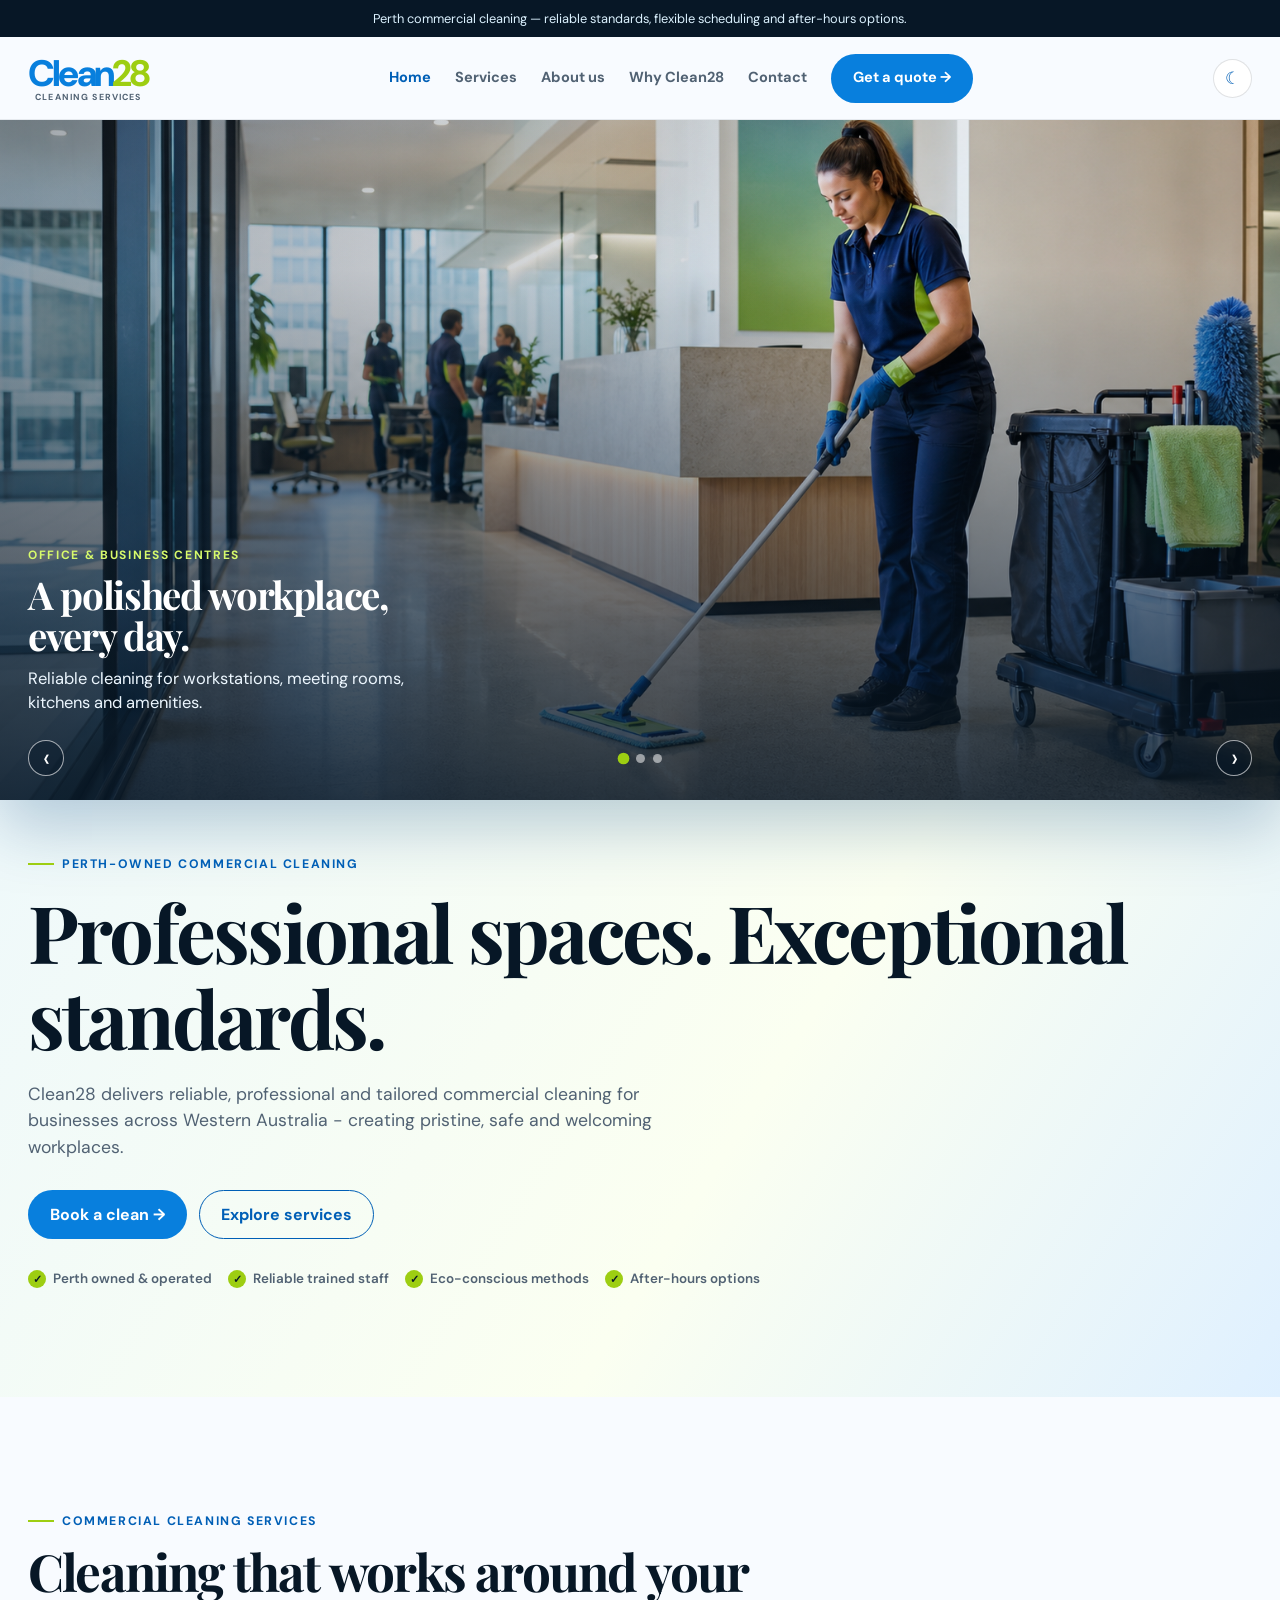
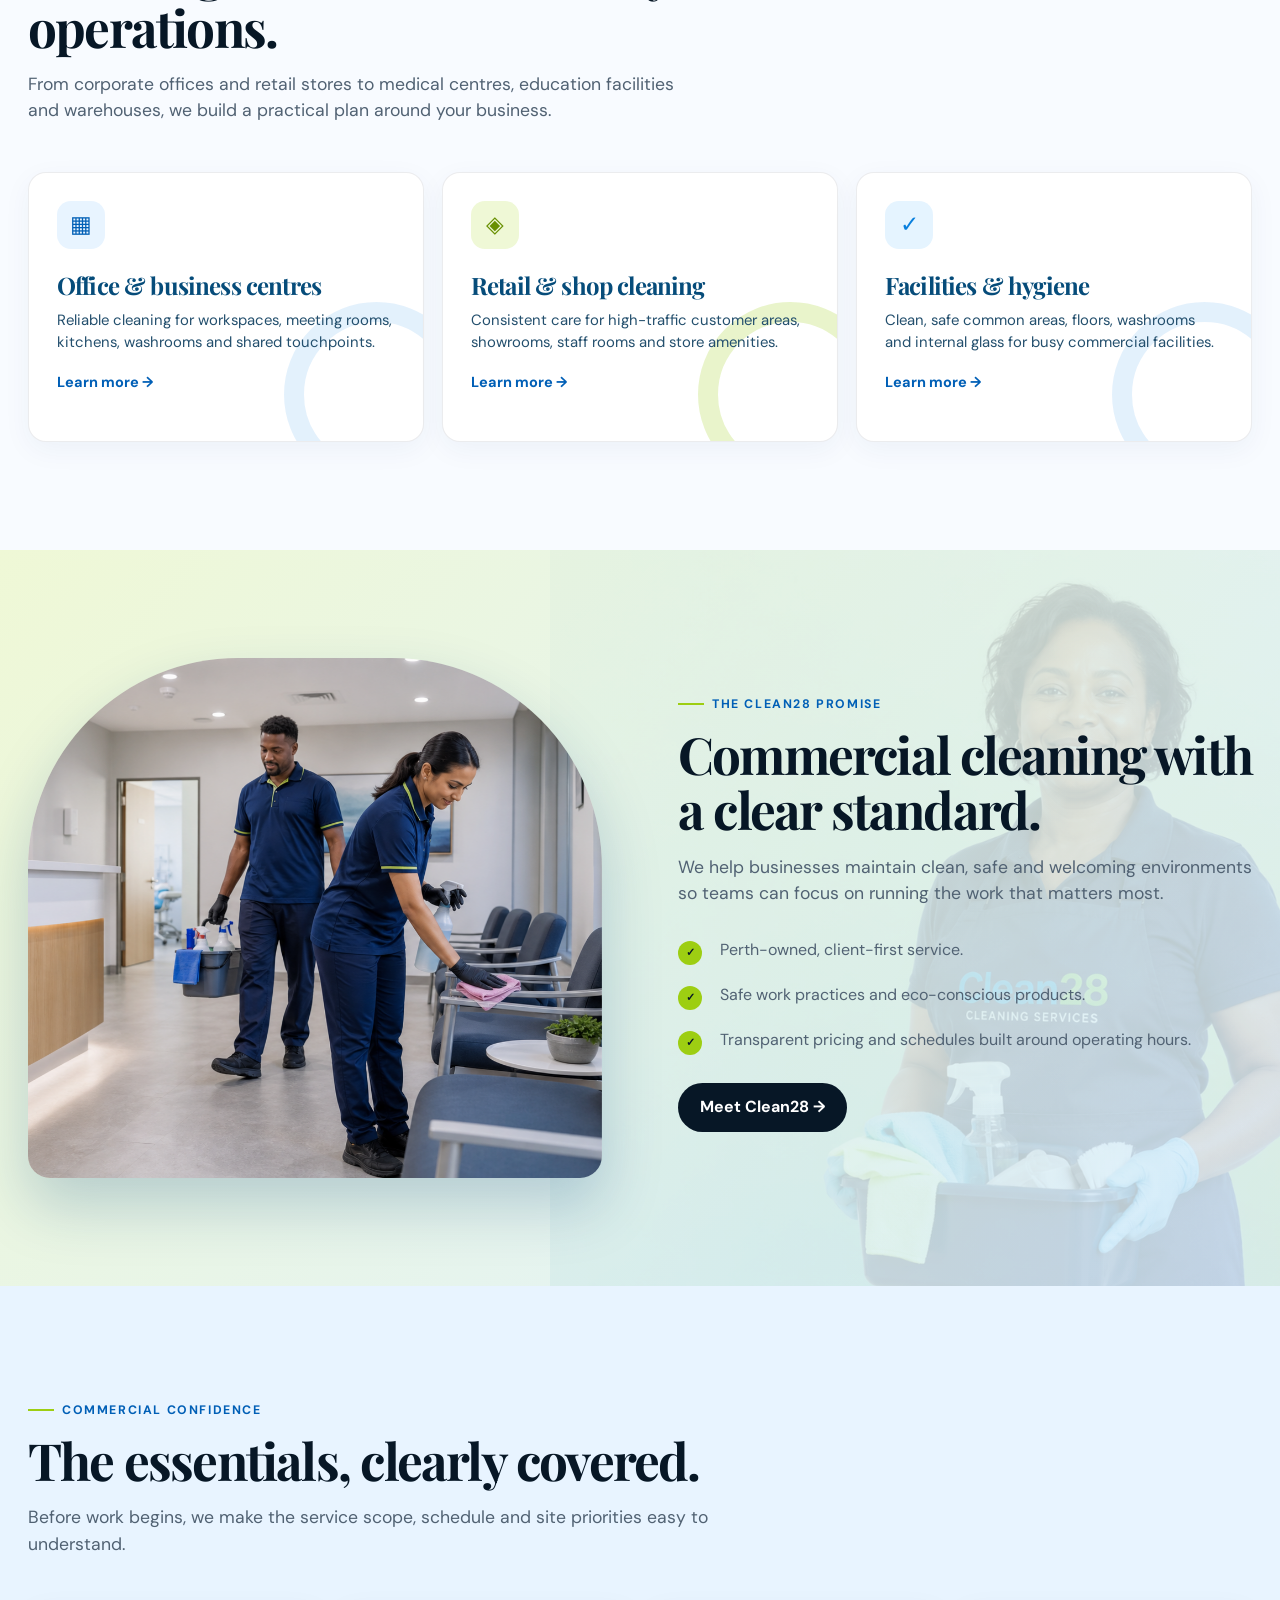
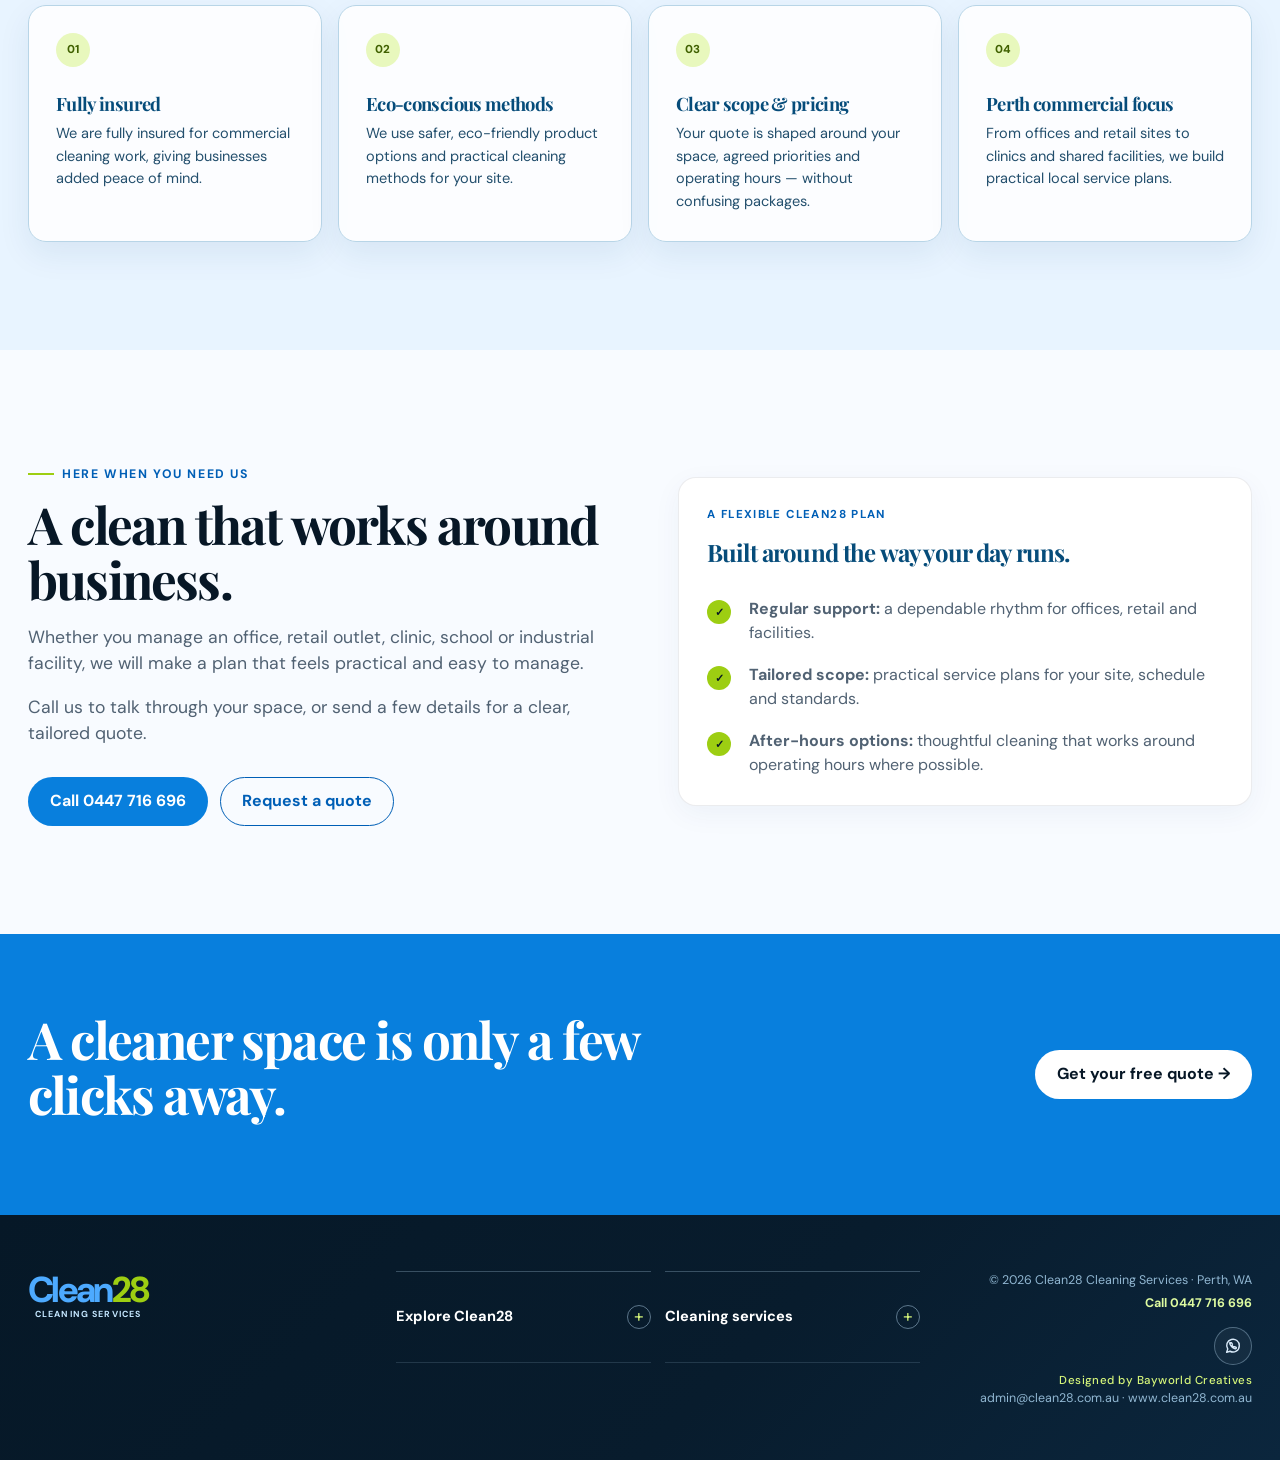
<file: index.html>
<!DOCTYPE html>
<html lang="en-AU">
<head>
  <meta charset="UTF-8" />
  <meta name="viewport" content="width=device-width, initial-scale=1.0" />
  <meta name="description" content="Clean28 provides reliable commercial cleaning across Perth, WA—offices, retail stores and facilities. Flexible scheduling, eco-friendly products and after-hours options." />
  <meta name="robots" content="index, follow, max-image-preview:large" />
  <meta name="theme-color" content="#071726" />
  <title>Commercial Cleaning Perth | Clean28 Cleaning Services</title>
  <link rel="canonical" href="https://clean28.com.au/" />
  <meta property="og:type" content="website" />
  <meta property="og:locale" content="en_AU" />
  <meta property="og:site_name" content="Clean28 Cleaning Services" />
  <meta property="og:title" content="Commercial Cleaning Perth | Clean28 Cleaning Services" />
  <meta property="og:description" content="Reliable commercial cleaning for Perth offices, retail stores and facilities." />
  <meta property="og:url" content="https://clean28.com.au/" />
  <meta property="og:image" content="https://clean28.com.au/og-clean28.png" />
  <meta property="og:image:alt" content="Clean28 commercial cleaning in Perth, Western Australia" />
  <meta name="twitter:card" content="summary_large_image" />
  <meta name="twitter:title" content="Commercial Cleaning Perth | Clean28" />
  <meta name="twitter:description" content="Reliable commercial cleaning for Perth offices, retail stores and facilities." />
  <meta name="twitter:image" content="https://clean28.com.au/og-clean28.png" />
  <link rel="icon" href="/favicon.ico" sizes="any" />
  <link rel="icon" type="image/png" sizes="48x48" href="/favicon-48.png" />
  <link rel="icon" type="image/png" sizes="192x192" href="/favicon-192.png" />
  <link rel="apple-touch-icon" sizes="180x180" href="/apple-touch-icon.png" />
  <link rel="manifest" href="/site.webmanifest" />
  <link rel="preconnect" href="https://fonts.googleapis.com" />
  <link rel="preconnect" href="https://fonts.gstatic.com" crossorigin />
  <link href="https://fonts.googleapis.com/css2?family=DM+Sans:wght@400;500;600;700&family=Playfair+Display:wght@600;700&display=swap" rel="stylesheet" />
  <link rel="stylesheet" href="styles.css" />
  <script type="application/ld+json">
  {
    "@context": "https://schema.org",
    "@graph": [
      {
        "@type": "ProfessionalService",
        "@id": "https://clean28.com.au/#business",
        "name": "Clean28 Cleaning Services",
        "description": "Perth-owned commercial cleaning for offices, retail stores and facilities.",
        "url": "https://clean28.com.au/",
        "image": "https://clean28.com.au/og-clean28.png",
        "logo": "https://clean28.com.au/clean28-logo.jpeg",
        "telephone": "+61 447 716 696",
        "email": "admin@clean28.com.au",
        "priceRange": "$$",
        "areaServed": [
          { "@type": "City", "name": "Perth" },
          { "@type": "AdministrativeArea", "name": "Western Australia" }
        ],
        "serviceType": ["Commercial cleaning", "Office cleaning", "Retail cleaning", "Facility cleaning"],
        "sameAs": ["https://wa.me/61447716696"]
      },
      {
        "@type": "WebSite",
        "@id": "https://clean28.com.au/#website",
        "url": "https://clean28.com.au/",
        "name": "Clean28 Cleaning Services",
        "inLanguage": "en-AU",
        "publisher": { "@id": "https://clean28.com.au/#business" }
      }
    ]
  }
  </script>
</head>
<body>
  <div class="announcement">Perth commercial cleaning — reliable standards, flexible scheduling and after-hours options.</div>
  <header class="site-header">
    <nav class="nav container" aria-label="Main navigation">
      <a class="brand" href="index.html" aria-label="Clean28 Cleaning Services home"><img class="brand-logo" src="clean28-logo.jpeg" alt="Clean28 Cleaning Services logo" /><span class="brand-text"><strong>Clean<span class="brand-number">28</span></strong><small>Cleaning Services</small></span></a>
      <button class="menu-toggle" type="button" aria-expanded="false" aria-controls="nav-links" aria-label="Open navigation">☰</button>
      <div class="nav-links" id="nav-links">
        <a href="index.html" aria-current="page">Home</a>
        <a href="services.html">Services</a>
        <a href="about.html">About us</a>
        <a href="reviews.html">Why Clean28</a>
        <a href="contact.html">Contact</a>
        <a class="button button-primary" href="contact.html">Get a quote →</a>
      </div>
      <button class="theme-toggle" type="button" aria-pressed="false" aria-label="Switch to dark mode">☾</button>
    </nav>
  </header>

  <main>
    <section class="home-hero">
      <div class="container hero-grid">
        <div>
          <span class="eyebrow">Perth-owned commercial cleaning</span>
          <h1>Professional spaces. Exceptional standards.</h1>
          <p class="lead">Clean28 delivers reliable, professional and tailored commercial cleaning for businesses across Western Australia - creating pristine, safe and welcoming workplaces.</p>
          <div class="hero-actions">
            <a class="button button-primary" href="contact.html">Book a clean →</a>
            <a class="button button-outline" href="services.html">Explore services</a>
          </div>
          <div class="trust-line" aria-label="Service assurances">
            <span><b class="tick">✓</b> Perth owned &amp; operated</span>
            <span><b class="tick">✓</b> Reliable trained staff</span>
            <span><b class="tick">✓</b> Eco-conscious methods</span>
            <span><b class="tick">✓</b> After-hours options</span>
          </div>
        </div>
        <div class="hero-mark">
          <section class="hero-carousel" aria-roledescription="carousel" aria-label="Clean28 cleaning services">
            <article class="carousel-slide is-active" data-carousel-slide aria-hidden="false">
              <img class="carousel-image" src="hero-office-cleaning-2026.png" alt="Professional commercial cleaner maintaining a modern office reception" />
              <div class="carousel-scrim"></div>
              <div class="carousel-caption"><span class="carousel-kicker">Office &amp; business centres</span><h2>A polished workplace, every day.</h2><p>Reliable cleaning for workstations, meeting rooms, kitchens and amenities.</p></div>
            </article>
            <article class="carousel-slide" data-carousel-slide aria-hidden="true" inert>
              <img class="carousel-image" src="retail-cleaning-2026.png" alt="Professional cleaner maintaining a retail showroom after trading hours" />
              <div class="carousel-scrim"></div>
              <div class="carousel-caption"><span class="carousel-kicker">Retail &amp; shop cleaning</span><h2>A better customer experience starts clean.</h2><p>High-traffic spaces cared for with practical, consistent attention.</p></div>
            </article>
            <article class="carousel-slide" data-carousel-slide aria-hidden="true" inert>
              <img class="carousel-image" src="clinic-cleaning-2026.png" alt="Commercial cleaners maintaining a bright clinic waiting area" />
              <div class="carousel-scrim"></div>
              <div class="carousel-caption"><span class="carousel-kicker">Clinics &amp; shared facilities</span><h2>Hygiene that supports every visitor.</h2><p>Practical cleaning for waiting areas, washrooms, shared spaces and touchpoints.</p></div>
            </article>
            <div class="carousel-controls" aria-label="Carousel controls">
              <button class="carousel-control" type="button" data-carousel-prev aria-label="Show previous service">‹</button>
              <div class="carousel-dots"><button class="carousel-dot is-active" type="button" data-carousel-to="0" aria-label="Show office cleaning" aria-current="true"></button><button class="carousel-dot" type="button" data-carousel-to="1" aria-label="Show retail cleaning"></button><button class="carousel-dot" type="button" data-carousel-to="2" aria-label="Show facility cleaning"></button></div>
              <button class="carousel-control" type="button" data-carousel-next aria-label="Show next service">›</button>
            </div>
          </section>
        </div>
      </div>
    </section>

    <section class="section carousel-followup">
      <div class="container">
        <div class="section-heading">
          <span class="eyebrow">Commercial cleaning services</span>
          <h2>Cleaning that works around your operations.</h2>
          <p class="lead">From corporate offices and retail stores to medical centres, education facilities and warehouses, we build a practical plan around your business.</p>
        </div>
        <div class="card-grid">
          <article class="card service-card"><div class="card-icon" aria-hidden="true">▦</div><h3>Office &amp; business centres</h3><p>Reliable cleaning for workspaces, meeting rooms, kitchens, washrooms and shared touchpoints.</p><a class="text-link" href="services.html#office-business">Learn more →</a></article>
          <article class="card service-card"><div class="card-icon" aria-hidden="true">◈</div><h3>Retail &amp; shop cleaning</h3><p>Consistent care for high-traffic customer areas, showrooms, staff rooms and store amenities.</p><a class="text-link" href="services.html#retail-shop">Learn more →</a></article>
          <article class="card service-card"><div class="card-icon" aria-hidden="true">✓</div><h3>Facilities &amp; hygiene</h3><p>Clean, safe common areas, floors, washrooms and internal glass for busy commercial facilities.</p><a class="text-link" href="services.html#facility-hygiene">Learn more →</a></article>
        </div>
      </div>
    </section>

    <section class="section section-lime section-with-worker">
      <img class="worker-watermark worker-watermark-light" src="worker-fade-home.png" alt="" aria-hidden="true" />
      <div class="container intro-grid">
        <div class="photo-panel photo-panel-home"><img src="clinic-cleaning-2026.png" alt="Commercial cleaning team caring for a clinic reception and waiting area" /></div>
        <div>
          <span class="eyebrow">The Clean28 promise</span>
          <h2>Commercial cleaning with a clear standard.</h2>
          <p class="lead">We help businesses maintain clean, safe and welcoming environments so teams can focus on running the work that matters most.</p>
          <ul class="feature-list">
            <li><b class="tick">✓</b><span>Perth-owned, client-first service.</span></li>
            <li><b class="tick">✓</b><span>Safe work practices and eco-conscious products.</span></li>
            <li><b class="tick">✓</b><span>Transparent pricing and schedules built around operating hours.</span></li>
          </ul>
          <p style="margin-top:28px"><a class="button button-dark" href="about.html">Meet Clean28 →</a></p>
        </div>
      </div>
    </section>

    <section class="section section-tint proof-section" aria-labelledby="proof-heading">
      <div class="container">
        <div class="section-heading">
          <span class="eyebrow">Commercial confidence</span>
          <h2 id="proof-heading">The essentials, clearly covered.</h2>
          <p class="lead">Before work begins, we make the service scope, schedule and site priorities easy to understand.</p>
        </div>
        <div class="trust-proof-grid">
          <article class="trust-proof-card"><span aria-hidden="true">01</span><h3>Fully insured</h3><p>We are fully insured for commercial cleaning work, giving businesses added peace of mind.</p></article>
          <article class="trust-proof-card"><span aria-hidden="true">02</span><h3>Eco-conscious methods</h3><p>We use safer, eco-friendly product options and practical cleaning methods for your site.</p></article>
          <article class="trust-proof-card"><span aria-hidden="true">03</span><h3>Clear scope &amp; pricing</h3><p>Your quote is shaped around your space, agreed priorities and operating hours — without confusing packages.</p></article>
          <article class="trust-proof-card"><span aria-hidden="true">04</span><h3>Perth commercial focus</h3><p>From offices and retail sites to clinics and shared facilities, we build practical local service plans.</p></article>
        </div>
      </div>
    </section>

    <section class="section">
      <div class="container two-col">
        <div>
          <span class="eyebrow">Here when you need us</span>
          <h2>A clean that works around business.</h2>
          <p class="lead">Whether you manage an office, retail outlet, clinic, school or industrial facility, we will make a plan that feels practical and easy to manage.</p>
          <p class="lead">Call us to talk through your space, or send a few details for a clear, tailored quote.</p>
          <div class="hero-actions"><a class="button button-primary" href="tel:+61447716696">Call 0447 716 696</a><a class="button button-outline" href="contact.html">Request a quote</a></div>
        </div>
        <div class="card">
          <span class="scope-label">A flexible Clean28 plan</span>
          <h3>Built around the way your day runs.</h3>
          <ul class="feature-list">
            <li><b class="tick">✓</b><span><strong>Regular support:</strong> a dependable rhythm for offices, retail and facilities.</span></li>
            <li><b class="tick">✓</b><span><strong>Tailored scope:</strong> practical service plans for your site, schedule and standards.</span></li>
            <li><b class="tick">✓</b><span><strong>After-hours options:</strong> thoughtful cleaning that works around operating hours where possible.</span></li>
          </ul>
        </div>
      </div>
    </section>

    <section class="cta cta--blue">
      <div class="container cta-inner">
        <h2 class="cta-quote" data-cta-quote>A cleaner space is only a few clicks away.</h2>
        <a class="button button-light" href="contact.html">Get your free quote →</a>
      </div>
    </section>
  </main>

  <footer>
    <div class="container footer-row">
      <a class="footer-name" href="index.html" aria-label="Clean28 Cleaning Services home"><img class="brand-logo" src="clean28-logo.jpeg" alt="Clean28 Cleaning Services logo" /><span class="brand-text"><strong>Clean<span class="brand-number">28</span></strong><small>Cleaning Services</small></span></a>
      <div class="footer-menus" aria-label="Footer navigation">
        <details class="footer-menu"><summary>Explore Clean28</summary><div class="footer-menu-links"><a href="services.html">Services</a><a href="about.html">About us</a><a href="reviews.html">Why Clean28</a><a href="privacy.html">Privacy</a><a href="contact.html">Get a quote</a></div></details>
        <details class="footer-menu"><summary>Cleaning services</summary><div class="footer-menu-links"><a href="services.html#office-business">Office &amp; business centres</a><a href="services.html#retail-shop">Retail &amp; shop cleaning</a><a href="services.html#facility-hygiene">Facility &amp; hygiene</a><a href="contact.html">Tailored cleaning</a></div></details>
      </div>
      <div class="legal">© <span data-year></span> Clean28 Cleaning Services · Perth, WA<br /><a class="footer-phone" href="tel:+61451832280">Call 0451 832 280</a><div class="social-links" aria-label="Follow Clean28 on social media"><a class="social-link social-link--whatsapp" href="https://wa.me/61451832280" target="_blank" rel="noopener noreferrer" aria-label="Message Clean28 on WhatsApp"><svg viewBox="0 0 24 24" aria-hidden="true"><path d="M20.4 11.6a8.4 8.4 0 0 1-12.4 7.4L3.5 20.5 5 16a8.4 8.4 0 1 1 15.4-4.4Z" /><path d="M8.7 8.2c.2-.5.5-.5.8-.5h.4c.2 0 .4.1.5.4l.7 1.7c.1.2.1.4 0 .6l-.4.7c.5 1 1.3 1.8 2.3 2.3l.7-.4c.2-.1.4-.1.6 0l1.7.7c.3.1.4.3.4.5v.4c0 .3 0 .6-.5.8-.5.2-1.1.3-1.8.1-1.4-.4-2.8-1.4-3.8-2.5-1.1-1.1-2.1-2.5-2.5-3.8-.2-.7-.1-1.3.1-1.8Z" /></svg></a><span class="social-link social-link--instagram social-link--pending" role="img" aria-label="Instagram profile coming soon"><svg viewBox="0 0 24 24" aria-hidden="true"><rect x="3" y="3" width="18" height="18" rx="5" /><circle cx="12" cy="12" r="4" /><circle cx="17.5" cy="6.5" r=".8" fill="currentColor" stroke="none" /></svg></span><span class="social-link social-link--facebook social-link--pending" role="img" aria-label="Facebook profile coming soon"><svg viewBox="0 0 24 24" aria-hidden="true"><path d="M13.7 21v-8h2.8l.4-3h-3.2V8.1c0-.9.3-1.5 1.6-1.5H17V4a21.5 21.5 0 0 0-2.4-.1c-2.4 0-4 1.4-4 4.1V10H8v3h2.6v8h3.1Z" /></svg></span></div><span class="designer-credit">Designed by Bayworld Creatives</span></div>
    </div>
  </footer>
  <script src="script.js" defer></script>
</body>
</html>
</file>
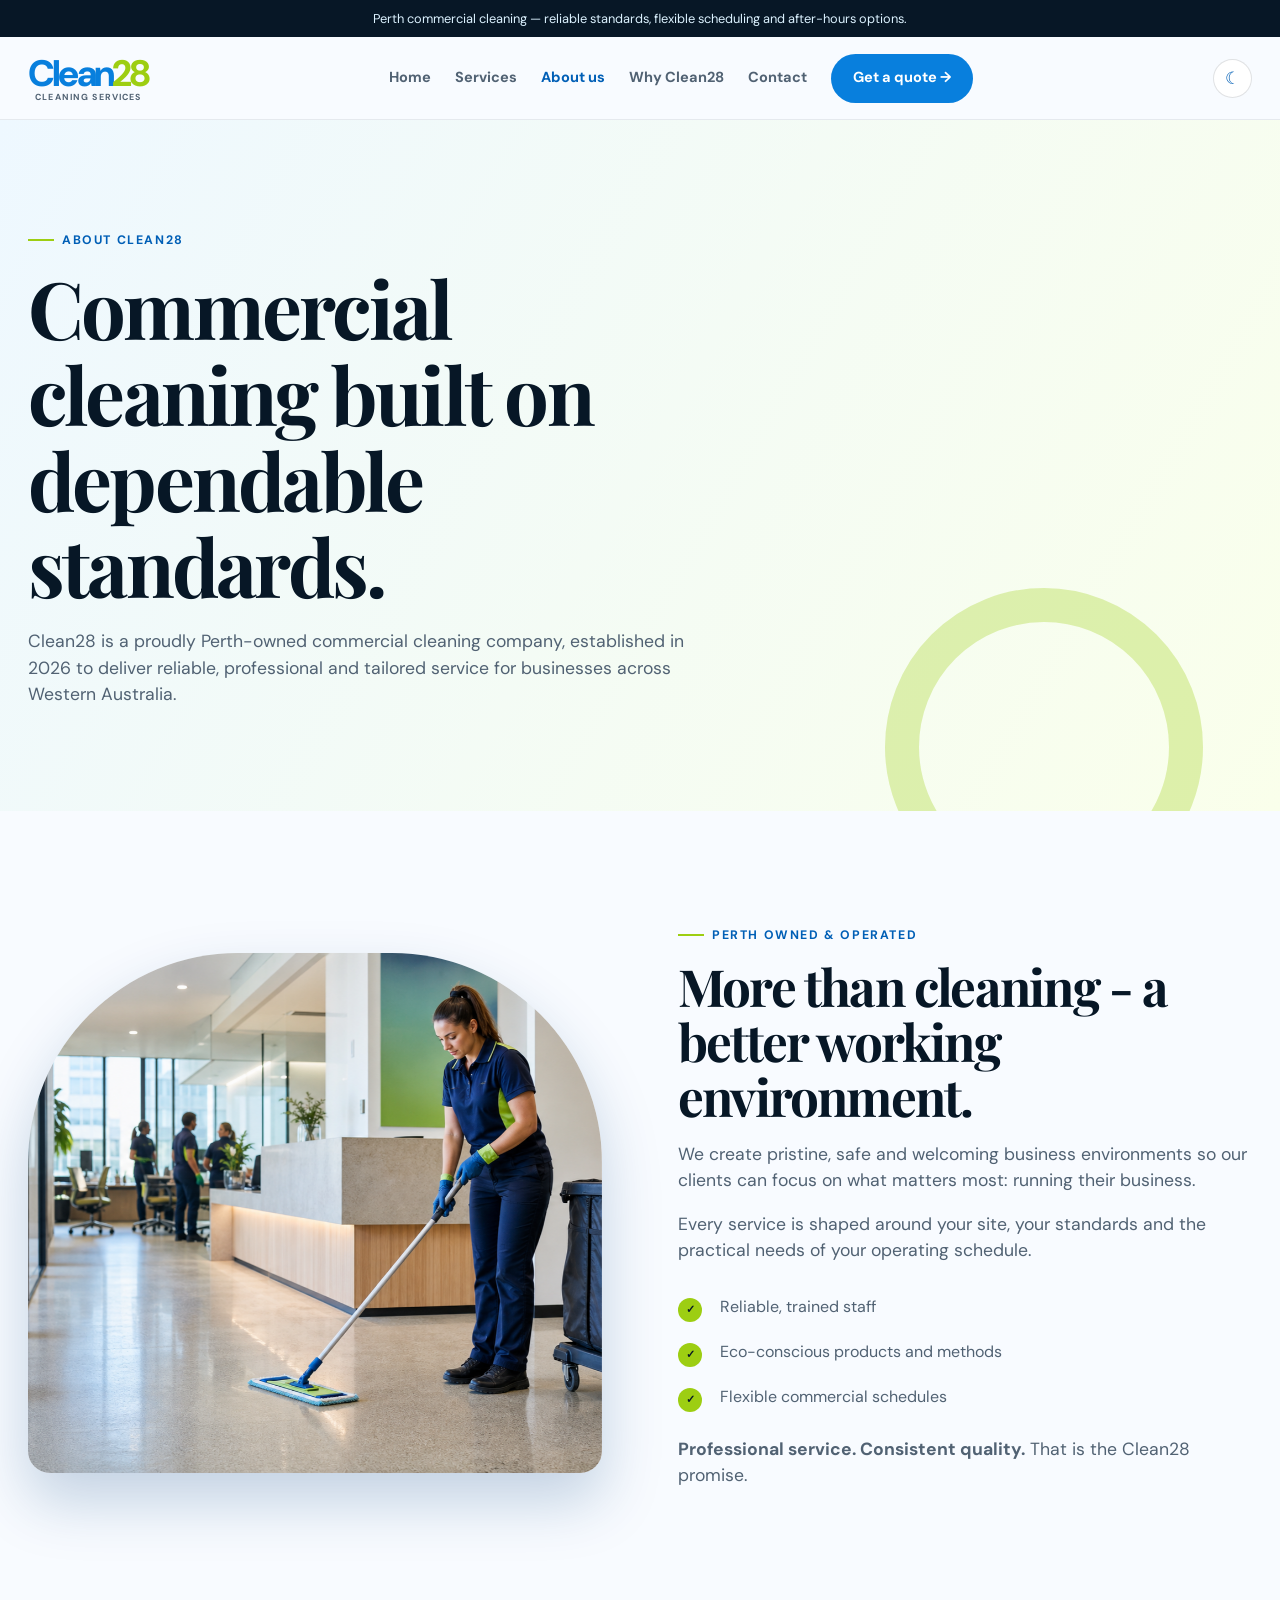
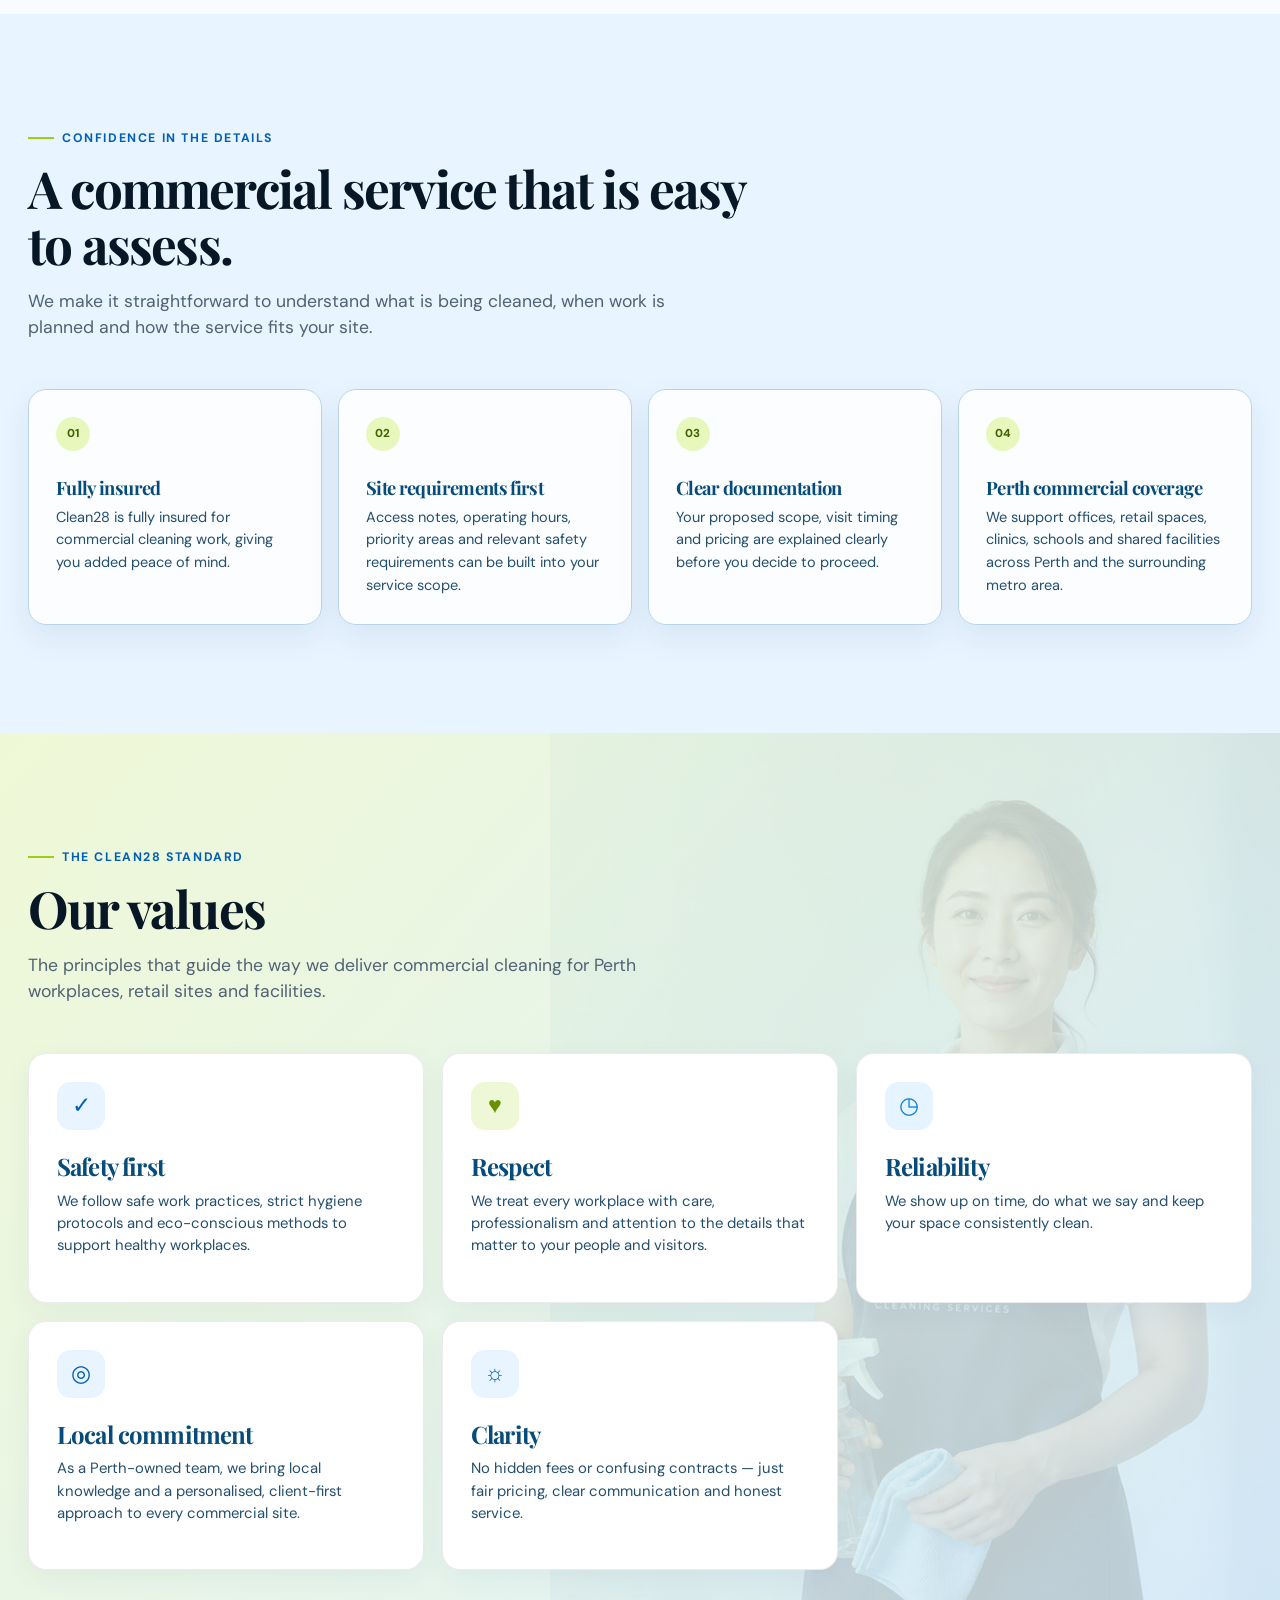
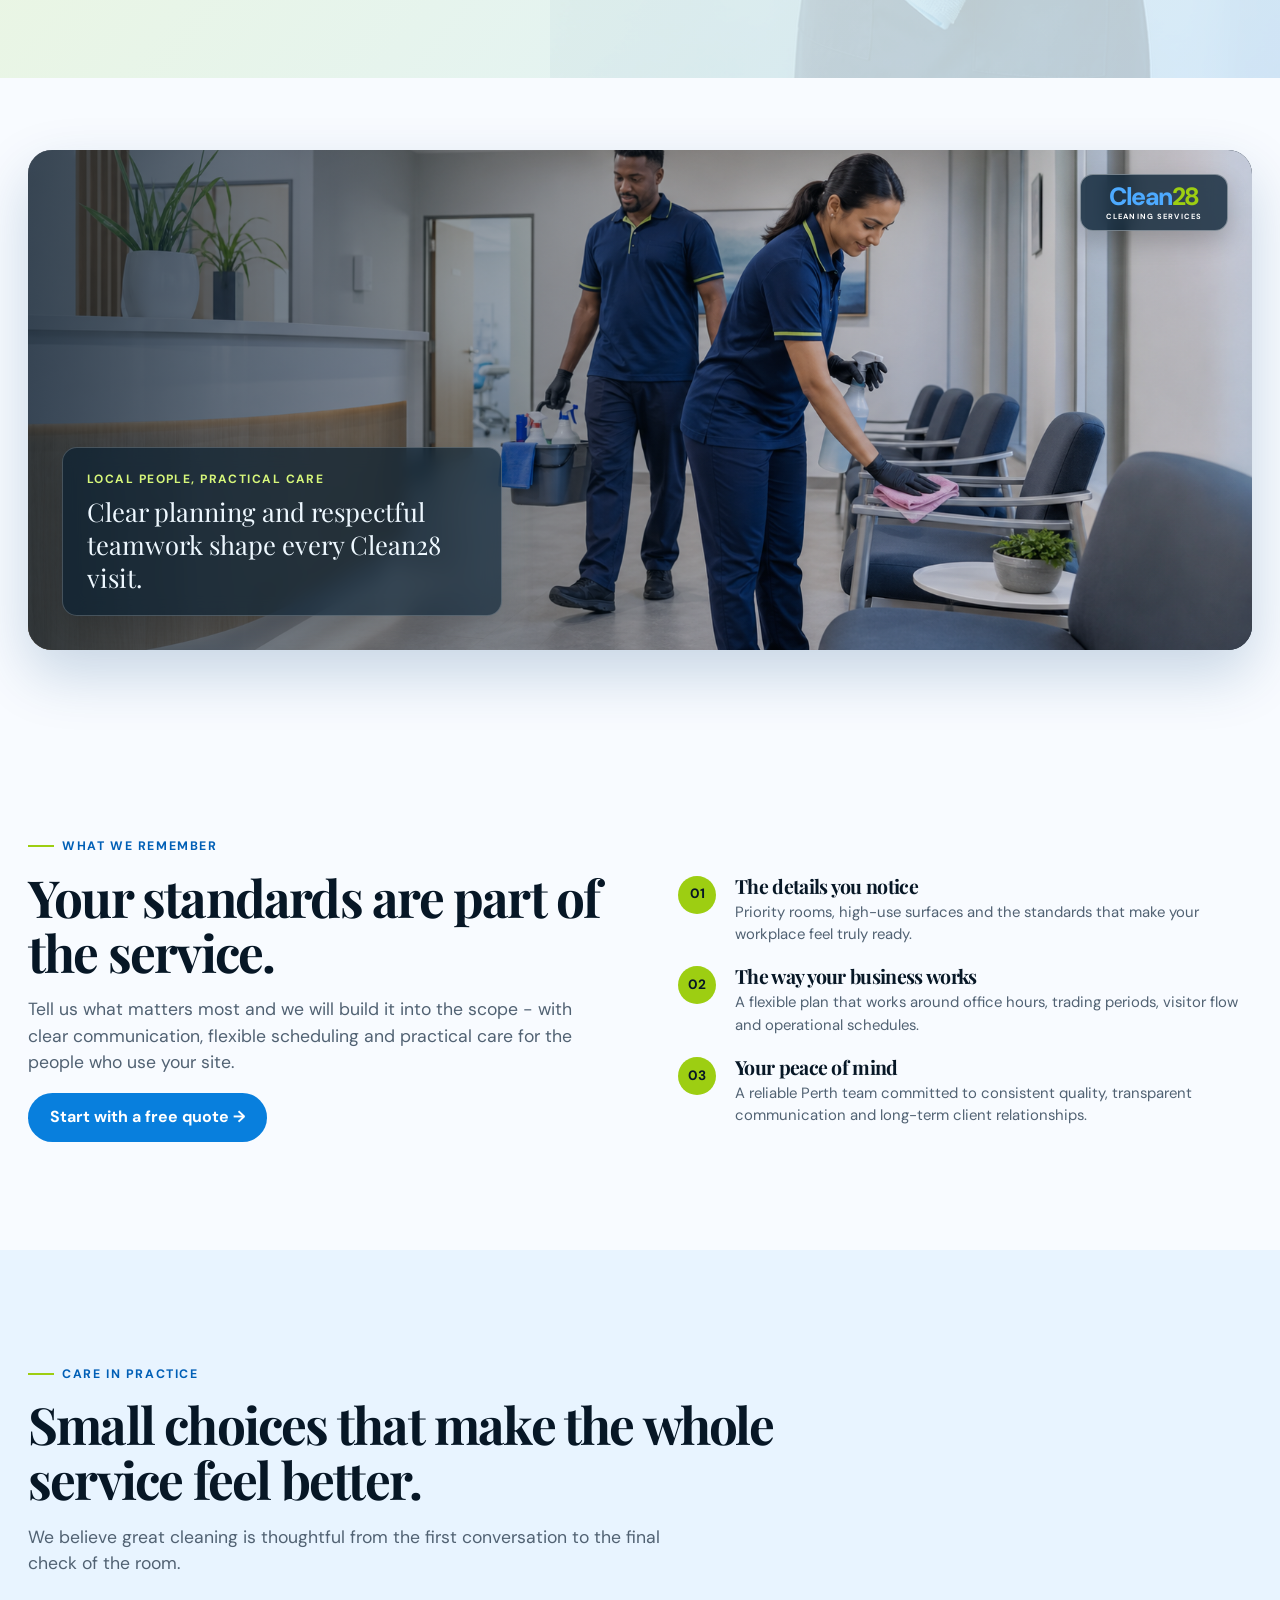
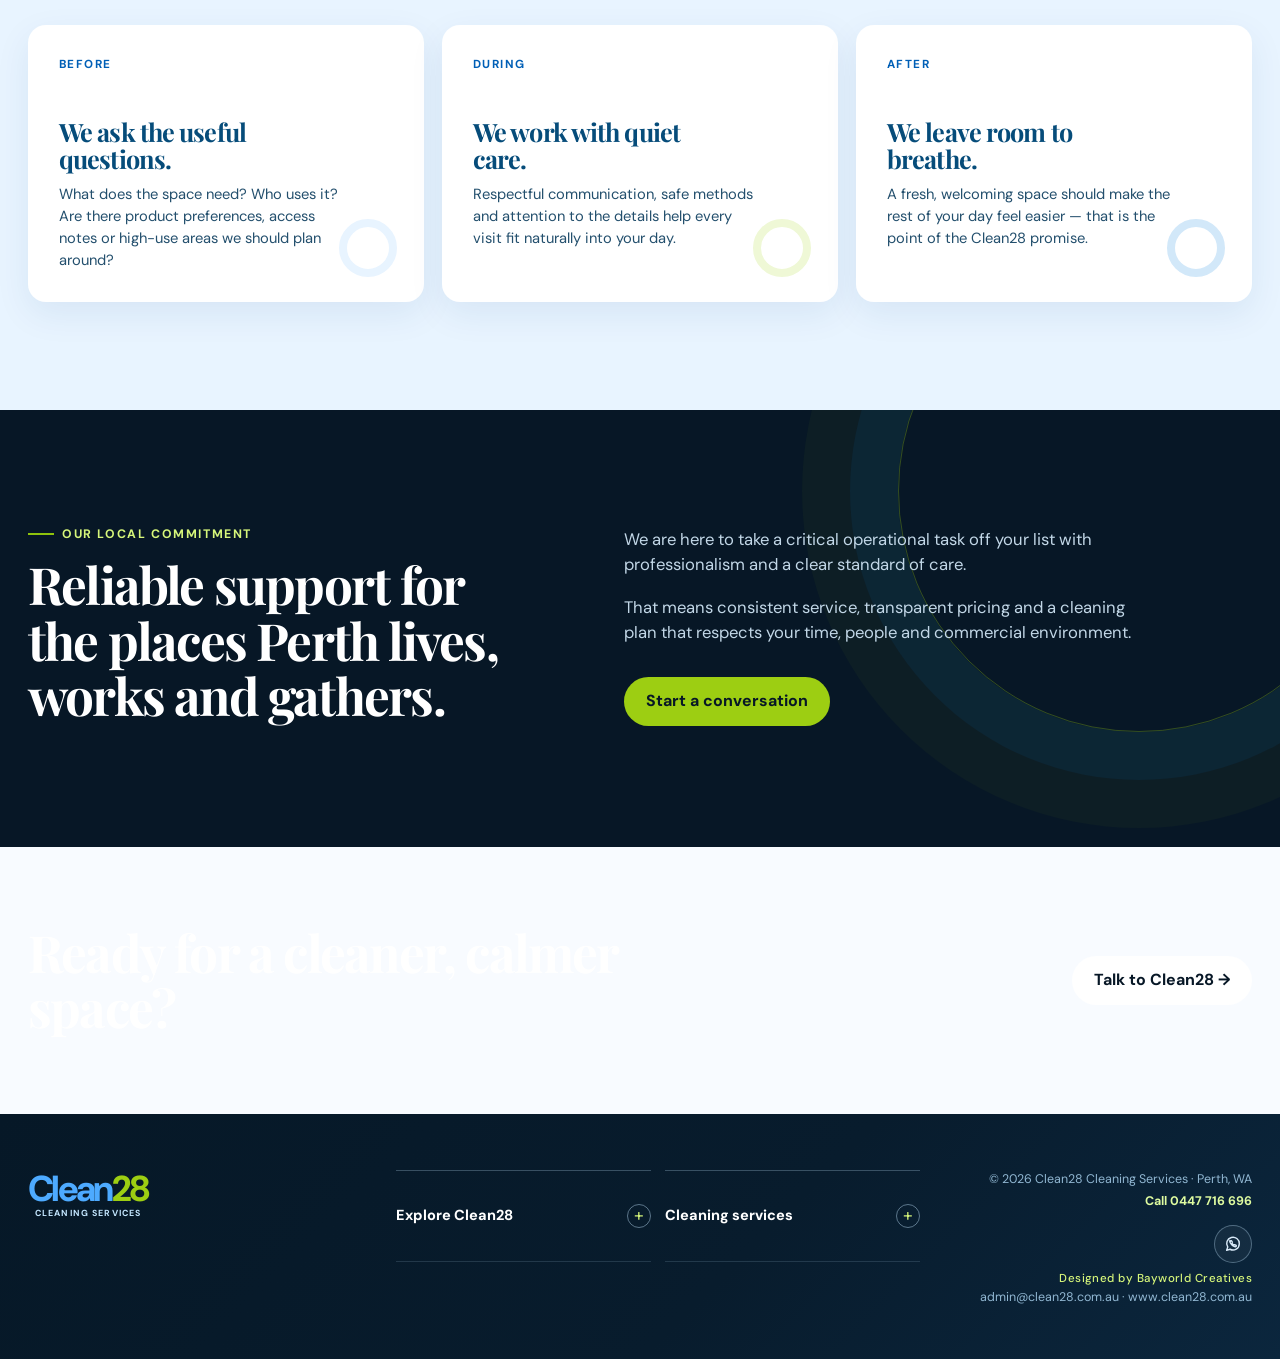
<file: about.html>
<!DOCTYPE html>
<html lang="en-AU">
<head>
  <meta charset="UTF-8" />
  <meta name="viewport" content="width=device-width, initial-scale=1.0" />
  <meta name="description" content="Meet Clean28, the Perth commercial cleaning team focused on safe, reliable and respectful service for workplaces, retail spaces and facilities." />
  <meta name="robots" content="index, follow, max-image-preview:large" />
  <meta name="theme-color" content="#071726" />
  <title>About Clean28 | Perth Commercial Cleaning Team</title>
  <link rel="canonical" href="https://clean28.com.au/about.html" />
  <meta property="og:type" content="website" />
  <meta property="og:locale" content="en_AU" />
  <meta property="og:site_name" content="Clean28 Cleaning Services" />
  <meta property="og:title" content="About Clean28 | Perth Commercial Cleaning Team" />
  <meta property="og:description" content="A Perth commercial cleaning team built on safety, respect, reliability, community and clarity." />
  <meta property="og:url" content="https://clean28.com.au/about.html" />
  <meta property="og:image" content="https://clean28.com.au/og-clean28.png" />
  <meta property="og:image:alt" content="Clean28 commercial cleaning in Perth, Western Australia" />
  <meta name="twitter:card" content="summary_large_image" />
  <meta name="twitter:title" content="About Clean28 | Perth Commercial Cleaning Team" />
  <meta name="twitter:description" content="A Perth commercial cleaning team built on safety, respect, reliability, community and clarity." />
  <meta name="twitter:image" content="https://clean28.com.au/og-clean28.png" />
  <link rel="icon" href="/favicon.ico" sizes="any" />
  <link rel="icon" type="image/png" sizes="48x48" href="/favicon-48.png" />
  <link rel="icon" type="image/png" sizes="192x192" href="/favicon-192.png" />
  <link rel="apple-touch-icon" sizes="180x180" href="/apple-touch-icon.png" />
  <link rel="manifest" href="/site.webmanifest" />
  <link rel="preconnect" href="https://fonts.googleapis.com" />
  <link rel="preconnect" href="https://fonts.gstatic.com" crossorigin />
  <link href="https://fonts.googleapis.com/css2?family=DM+Sans:wght@400;500;600;700&family=Playfair+Display:wght@600;700&display=swap" rel="stylesheet" />
  <link rel="stylesheet" href="styles.css" />
  <script type="application/ld+json">
  {"@context":"https://schema.org","@type":"AboutPage","name":"About Clean28","url":"https://clean28.com.au/about.html","inLanguage":"en-AU","about":{"@id":"https://clean28.com.au/#business"}}
  </script>
</head>
<body>
  <div class="announcement">Perth commercial cleaning — reliable standards, flexible scheduling and after-hours options.</div>
  <header class="site-header">
    <nav class="nav container" aria-label="Main navigation">
      <a class="brand" href="index.html" aria-label="Clean28 Cleaning Services home"><img class="brand-logo" src="clean28-logo.jpeg" alt="Clean28 Cleaning Services logo" /><span class="brand-text"><strong>Clean<span class="brand-number">28</span></strong><small>Cleaning Services</small></span></a>
      <button class="menu-toggle" type="button" aria-expanded="false" aria-controls="nav-links" aria-label="Open navigation">☰</button>
      <div class="nav-links" id="nav-links"><a href="index.html">Home</a><a href="services.html">Services</a><a href="about.html" aria-current="page">About us</a><a href="reviews.html">Why Clean28</a><a href="contact.html">Contact</a><a class="button button-primary" href="contact.html">Get a quote →</a></div>
      <button class="theme-toggle" type="button" aria-pressed="false" aria-label="Switch to dark mode">☾</button>
    </nav>
  </header>

  <main>
    <section class="page-hero">
      <div class="container">
        <span class="eyebrow">About Clean28</span>
        <h1>Commercial cleaning built on dependable standards.</h1>
        <p class="lead">Clean28 is a proudly Perth-owned commercial cleaning company, established in 2026 to deliver reliable, professional and tailored service for businesses across Western Australia.</p>
      </div>
    </section>

    <section class="section">
      <div class="container two-col">
        <div class="photo-panel"><img src="hero-office-cleaning-2026.png" alt="Commercial cleaner maintaining a modern Perth office reception" /></div>
        <div>
          <span class="eyebrow">Perth owned &amp; operated</span>
          <h2>More than cleaning - a better working environment.</h2>
          <p class="lead">We create pristine, safe and welcoming business environments so our clients can focus on what matters most: running their business.</p>
          <p class="lead">Every service is shaped around your site, your standards and the practical needs of your operating schedule.</p>
            <ul class="feature-list">
              <li><b class="tick">✓</b><span>Reliable, trained staff</span></li>
              <li><b class="tick">✓</b><span>Eco-conscious products and methods</span></li>
              <li><b class="tick">✓</b><span>Flexible commercial schedules</span></li>
            </ul>
            <p class="lead" style="margin-top: 24px;"><strong>Professional service. Consistent quality.</strong> That is the Clean28 promise.</p>
          </div>
      </div>
    </section>

    <section class="section section-tint proof-section" aria-labelledby="credentials-heading">
      <div class="container">
        <div class="section-heading">
          <span class="eyebrow">Confidence in the details</span>
          <h2 id="credentials-heading">A commercial service that is easy to assess.</h2>
          <p class="lead">We make it straightforward to understand what is being cleaned, when work is planned and how the service fits your site.</p>
        </div>
        <div class="trust-proof-grid">
          <article class="trust-proof-card"><span aria-hidden="true">01</span><h3>Fully insured</h3><p>Clean28 is fully insured for commercial cleaning work, giving you added peace of mind.</p></article>
          <article class="trust-proof-card"><span aria-hidden="true">02</span><h3>Site requirements first</h3><p>Access notes, operating hours, priority areas and relevant safety requirements can be built into your service scope.</p></article>
          <article class="trust-proof-card"><span aria-hidden="true">03</span><h3>Clear documentation</h3><p>Your proposed scope, visit timing and pricing are explained clearly before you decide to proceed.</p></article>
          <article class="trust-proof-card"><span aria-hidden="true">04</span><h3>Perth commercial coverage</h3><p>We support offices, retail spaces, clinics, schools and shared facilities across Perth and the surrounding metro area.</p></article>
        </div>
      </div>
    </section>

    <section class="section section-lime section-with-worker" id="our-values" aria-labelledby="values-heading">
      <img class="worker-watermark worker-watermark-light" src="worker-fade-about.png" alt="" aria-hidden="true" />
      <div class="container">
        <div class="section-heading">
          <span class="eyebrow">The Clean28 standard</span>
          <h2 id="values-heading">Our values</h2>
          <p class="lead">The principles that guide the way we deliver commercial cleaning for Perth workplaces, retail sites and facilities.</p>
        </div>
        <div class="card-grid">
          <article class="card"><div class="card-icon" aria-hidden="true">✓</div><h3>Safety first</h3><p>We follow safe work practices, strict hygiene protocols and eco-conscious methods to support healthy workplaces.</p></article>
          <article class="card"><div class="card-icon" aria-hidden="true">♥</div><h3>Respect</h3><p>We treat every workplace with care, professionalism and attention to the details that matter to your people and visitors.</p></article>
          <article class="card"><div class="card-icon" aria-hidden="true">◷</div><h3>Reliability</h3><p>We show up on time, do what we say and keep your space consistently clean.</p></article>
          <article class="card"><div class="card-icon" aria-hidden="true">◎</div><h3>Local commitment</h3><p>As a Perth-owned team, we bring local knowledge and a personalised, client-first approach to every commercial site.</p></article>
          <article class="card"><div class="card-icon" aria-hidden="true">☼</div><h3>Clarity</h3><p>No hidden fees or confusing contracts — just fair pricing, clear communication and honest service.</p></article>
        </div>
      </div>
    </section>

    <section class="section visual-story-section">
      <div class="container">
        <figure class="visual-story"><img src="clinic-cleaning-2026.png" alt="Professional commercial cleaners preparing a clinic waiting area" /><div class="visual-story-brand" aria-label="Clean28 Cleaning Services"><strong>Clean<span class="brand-number">28</span></strong><small>Cleaning Services</small></div><figcaption class="visual-story-caption"><span>Local people, practical care</span><p>Clear planning and respectful teamwork shape every Clean28 visit.</p></figcaption></figure>
      </div>
    </section>

    <section class="section">
      <div class="container two-col">
        <div>
          <span class="eyebrow">What we remember</span>
          <h2>Your standards are part of the service.</h2>
          <p class="lead">Tell us what matters most and we will build it into the scope - with clear communication, flexible scheduling and practical care for the people who use your site.</p>
          <a class="button button-primary" href="contact.html">Start with a free quote →</a>
        </div>
        <div class="reason-list">
          <div class="reason"><b class="reason-number">01</b><div><h3>The details you notice</h3><p>Priority rooms, high-use surfaces and the standards that make your workplace feel truly ready.</p></div></div>
          <div class="reason"><b class="reason-number">02</b><div><h3>The way your business works</h3><p>A flexible plan that works around office hours, trading periods, visitor flow and operational schedules.</p></div></div>
          <div class="reason"><b class="reason-number">03</b><div><h3>Your peace of mind</h3><p>A reliable Perth team committed to consistent quality, transparent communication and long-term client relationships.</p></div></div>
        </div>
      </div>
    </section>

    <section class="section section-tint">
      <div class="container">
        <div class="section-heading">
          <span class="eyebrow">Care in practice</span>
          <h2>Small choices that make the whole service feel better.</h2>
          <p class="lead">We believe great cleaning is thoughtful from the first conversation to the final check of the room.</p>
        </div>
        <div class="practice-grid">
          <article class="practice-card"><span>Before</span><h3>We ask the useful questions.</h3><p>What does the space need? Who uses it? Are there product preferences, access notes or high-use areas we should plan around?</p></article>
          <article class="practice-card"><span>During</span><h3>We work with quiet care.</h3><p>Respectful communication, safe methods and attention to the details help every visit fit naturally into your day.</p></article>
          <article class="practice-card"><span>After</span><h3>We leave room to breathe.</h3><p>A fresh, welcoming space should make the rest of your day feel easier — that is the point of the Clean28 promise.</p></article>
        </div>
      </div>
    </section>

    <section class="section section-dark">
      <div class="container commitment-layout">
        <div>
          <span class="eyebrow">Our local commitment</span>
          <h2>Reliable support for the places Perth lives, works and gathers.</h2>
        </div>
        <div class="commitment-copy">
          <p>We are here to take a critical operational task off your list with professionalism and a clear standard of care.</p>
          <p>That means consistent service, transparent pricing and a cleaning plan that respects your time, people and commercial environment.</p>
          <a class="button button-lime" href="contact.html">Start a conversation</a>
        </div>
      </div>
    </section>

    <section class="cta"><div class="container cta-inner"><h2>Ready for a cleaner, calmer space?</h2><a class="button button-light" href="contact.html">Talk to Clean28 →</a></div></section>
  </main>

  <footer><div class="container footer-row"><a class="footer-name" href="index.html" aria-label="Clean28 Cleaning Services home"><img class="brand-logo" src="clean28-logo.jpeg" alt="Clean28 Cleaning Services logo" /><span class="brand-text"><strong>Clean<span class="brand-number">28</span></strong><small>Cleaning Services</small></span></a><div class="footer-menus" aria-label="Footer navigation"><details class="footer-menu"><summary>Explore Clean28</summary><div class="footer-menu-links"><a href="services.html">Services</a><a href="about.html">About us</a><a href="reviews.html">Why Clean28</a><a href="privacy.html">Privacy</a><a href="contact.html">Get a quote</a></div></details><details class="footer-menu"><summary>Cleaning services</summary><div class="footer-menu-links"><a href="services.html#office-business">Office &amp; business centres</a><a href="services.html#retail-shop">Retail &amp; shop cleaning</a><a href="services.html#facility-hygiene">Facility &amp; hygiene</a><a href="contact.html">Tailored cleaning</a></div></details></div><div class="legal">© <span data-year></span> Clean28 Cleaning Services · Perth, WA<br /><a class="footer-phone" href="tel:+61451832280">Call 0451 832 280</a><div class="social-links" aria-label="Contact Clean28"><a class="social-link social-link--whatsapp" href="https://wa.me/61451832280" target="_blank" rel="noopener noreferrer" aria-label="Message Clean28 on WhatsApp"><svg viewBox="0 0 24 24" aria-hidden="true"><path d="M20.4 11.6a8.4 8.4 0 0 1-12.4 7.4L3.5 20.5 5 16a8.4 8.4 0 1 1 15.4-4.4Z" /><path d="M8.7 8.2c.2-.5.5-.5.8-.5h.4c.2 0 .4.1.5.4l.7 1.7c.1.2.1.4 0 .6l-.4.7c.5 1 1.3 1.8 2.3 2.3l.7-.4c.2-.1.4-.1.6 0l1.7.7c.3.1.4.3.4.5v.4c0 .3 0 .6-.5.8-.5.2-1.1.3-1.8.1-1.4-.4-2.8-1.4-3.8-2.5-1.1-1.1-2.1-2.5-2.5-3.8-.2-.7-.1-1.3.1-1.8Z" /></svg></a></div><span class="designer-credit">Designed by Bayworld Creatives</span></div></div></footer>
  <script src="script.js" defer></script>
</body>
</html>
</file>
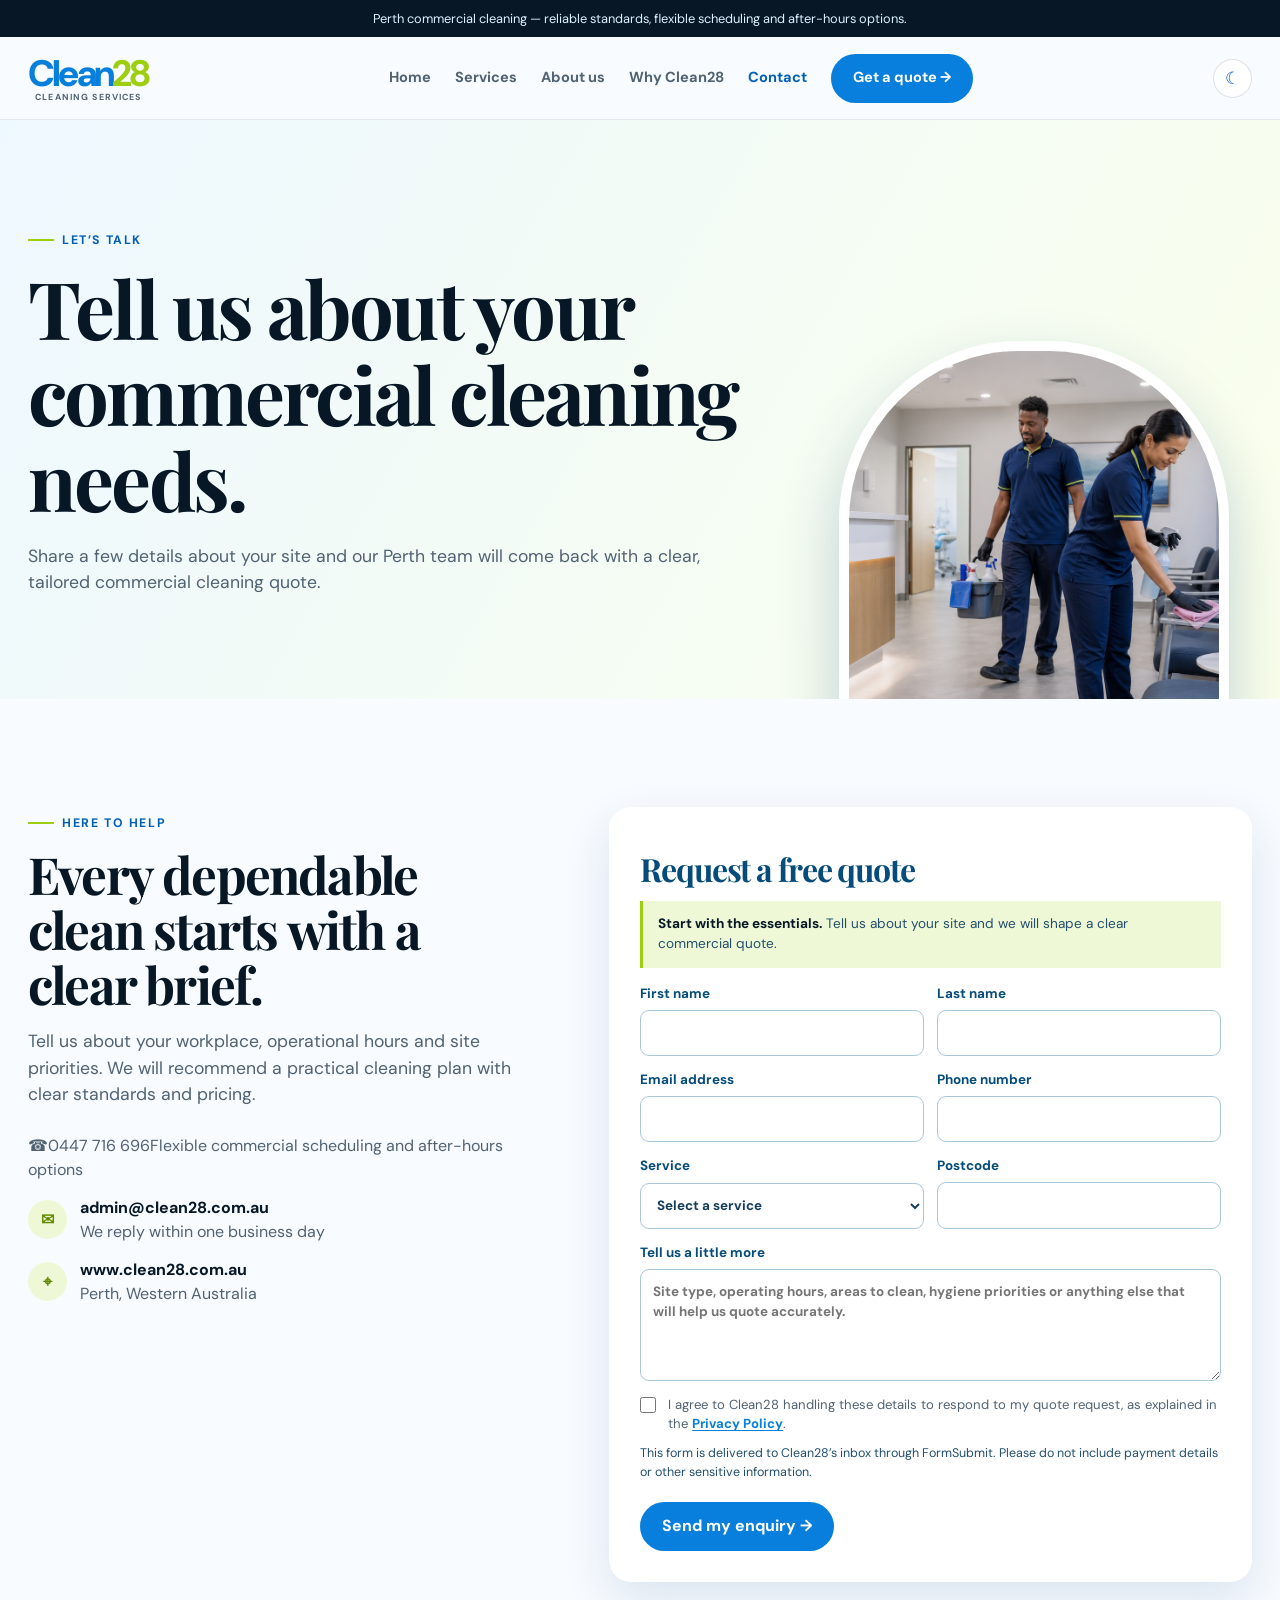
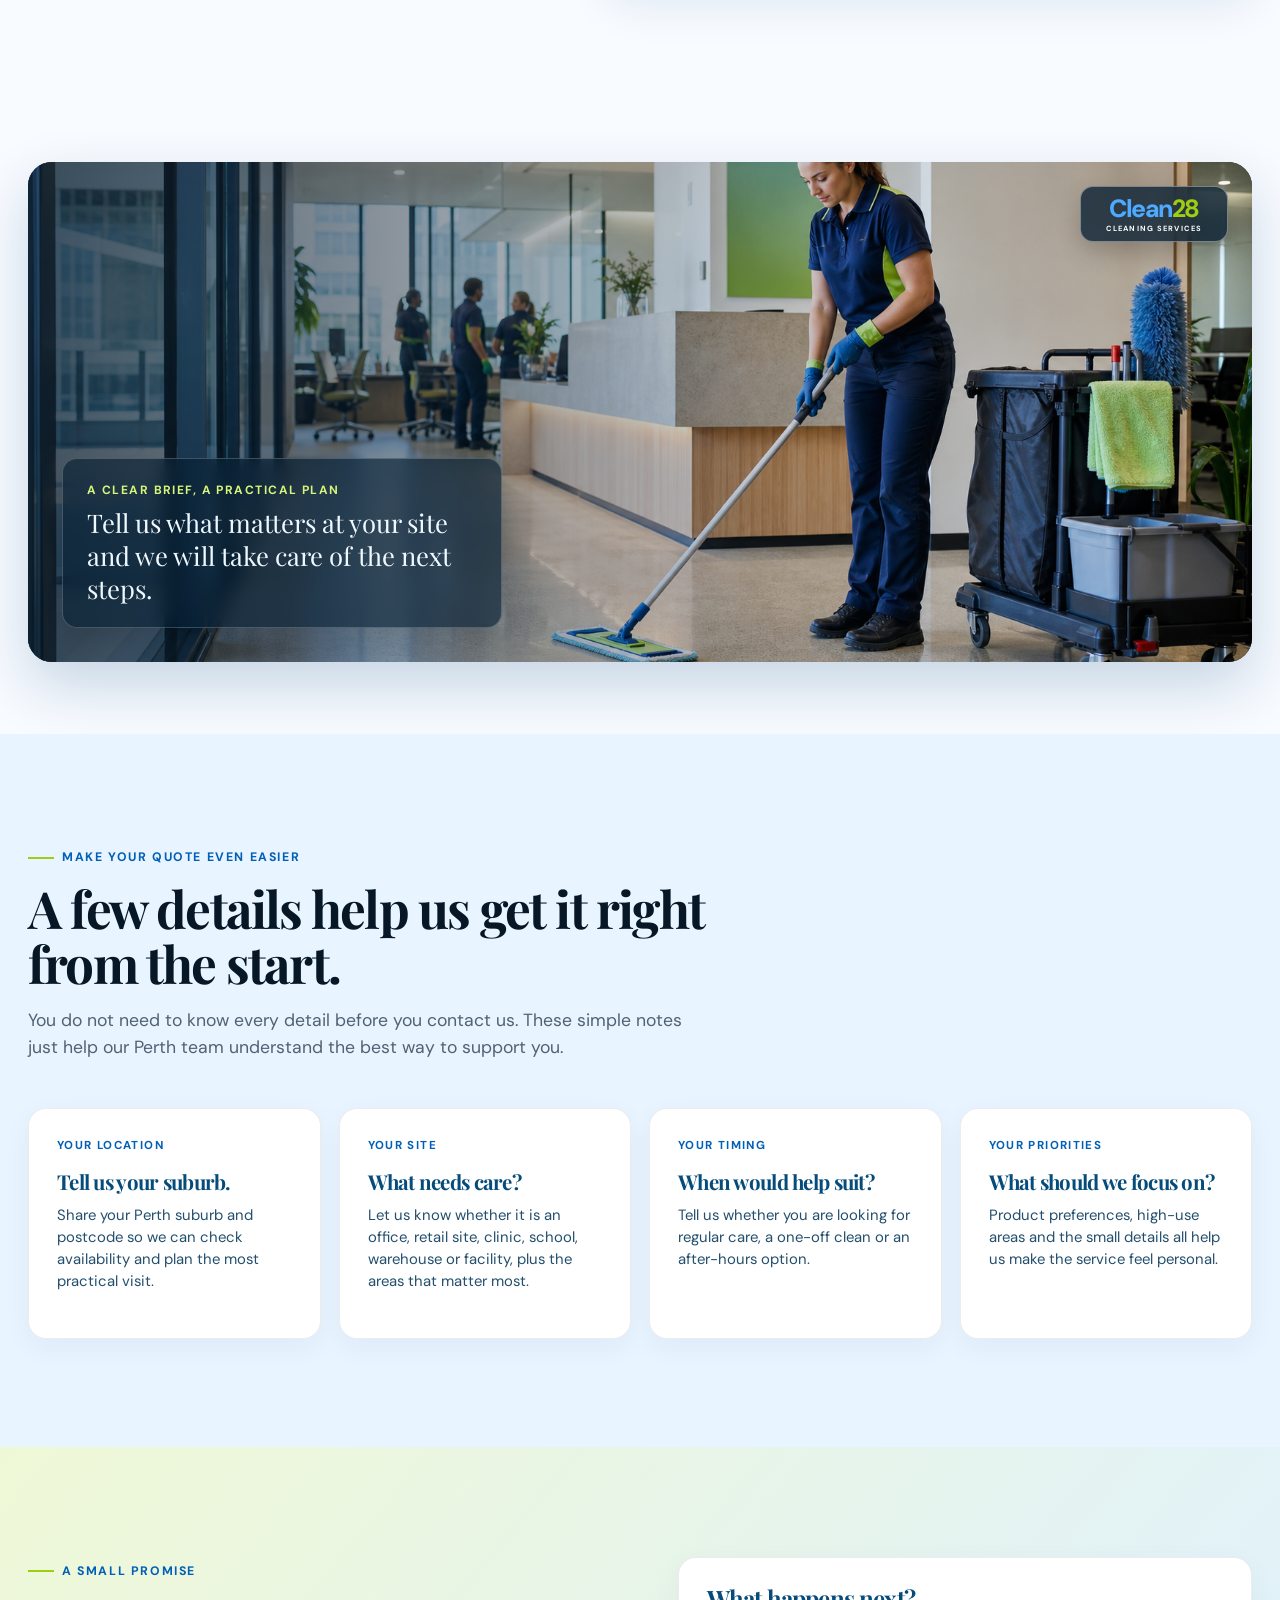
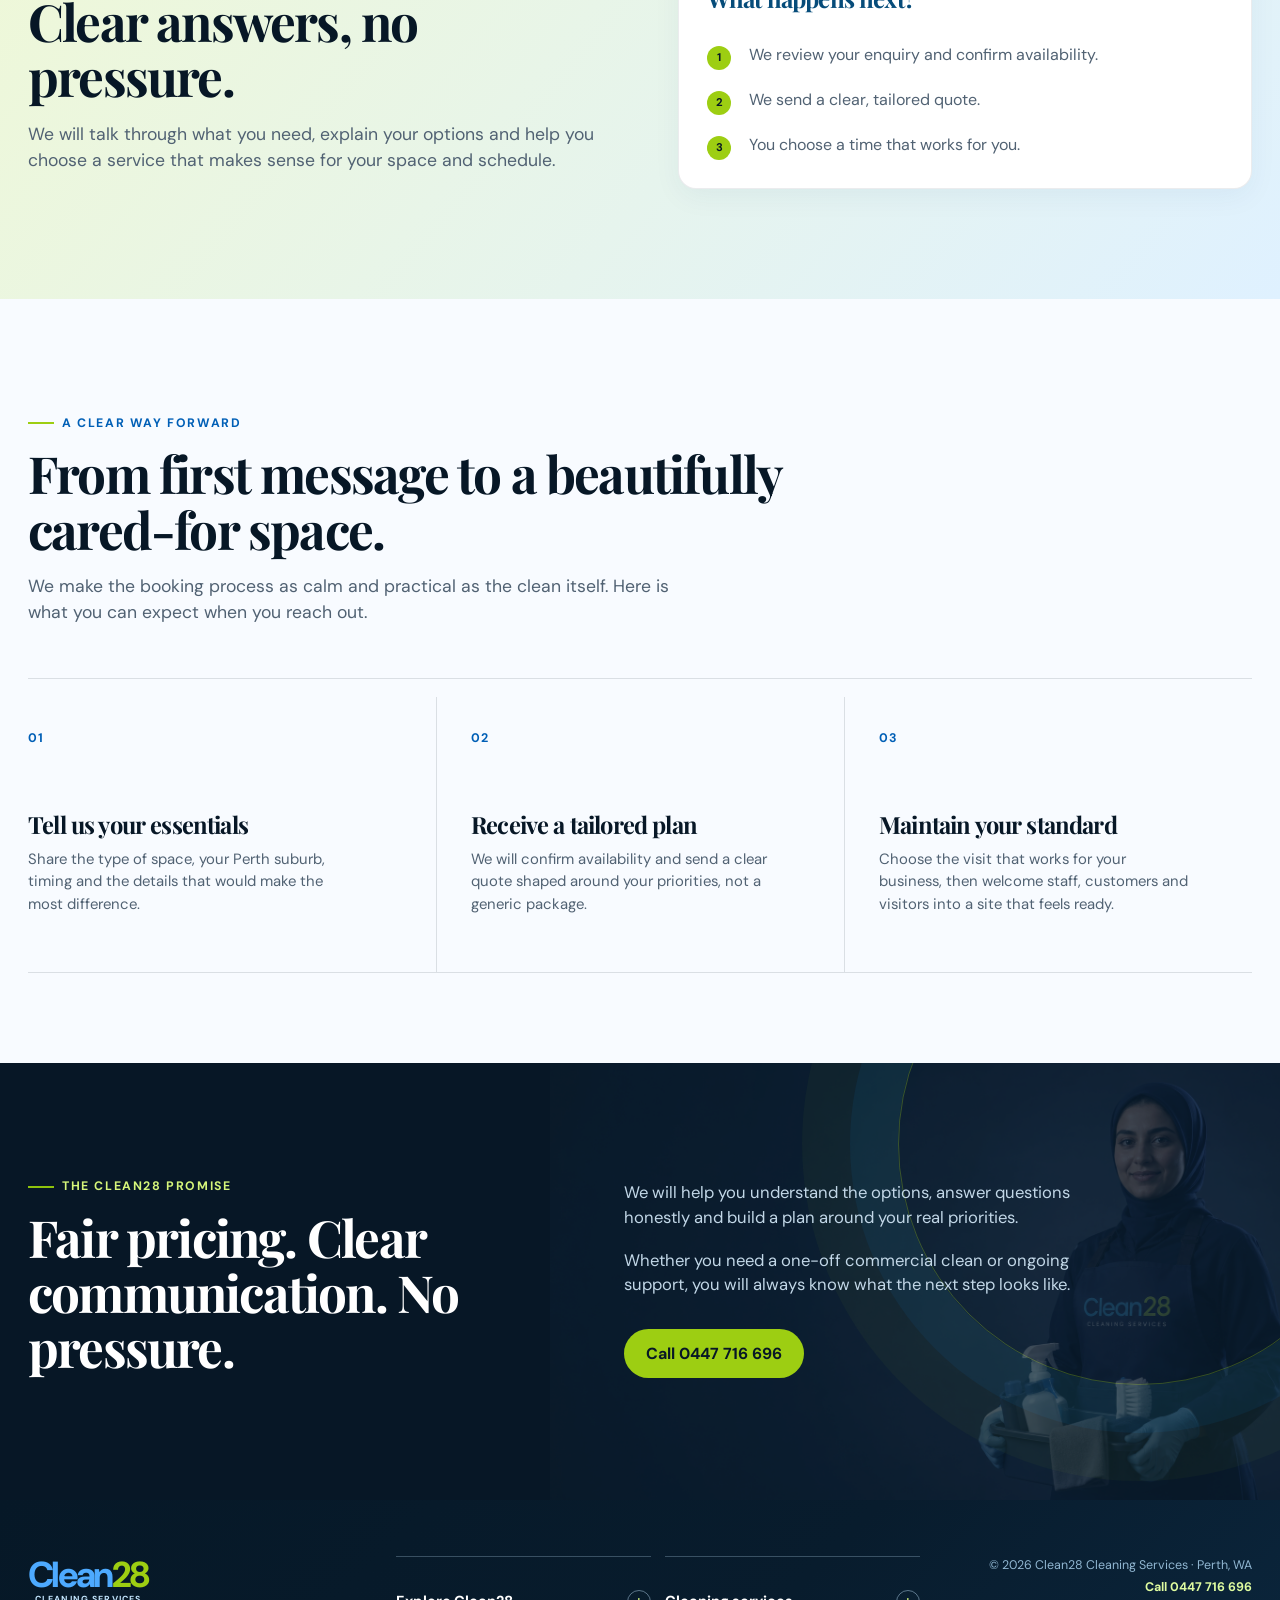
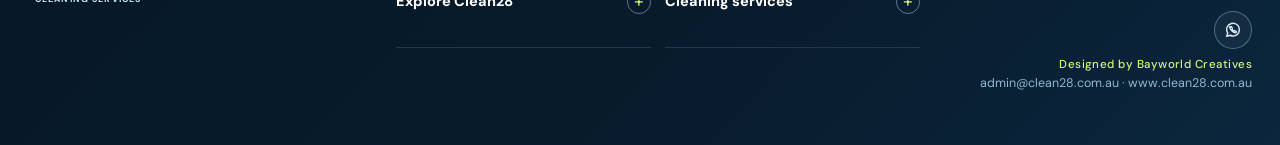
<file: contact.html>
<!DOCTYPE html>
<html lang="en-AU">
<head>
  <meta charset="UTF-8" />
  <meta name="viewport" content="width=device-width, initial-scale=1.0" />
  <meta name="description" content="Request a commercial cleaning quote from Clean28 in Perth, WA. Talk to our team about office, retail, facility and after-hours cleaning." />
  <meta name="robots" content="index, follow, max-image-preview:large" />
  <meta name="theme-color" content="#071726" />
  <title>Contact Clean28 | Commercial Cleaning Quote Perth</title>
  <link rel="canonical" href="https://clean28.com.au/contact.html" />
  <meta property="og:type" content="website" />
  <meta property="og:locale" content="en_AU" />
  <meta property="og:site_name" content="Clean28 Cleaning Services" />
  <meta property="og:title" content="Contact Clean28 | Commercial Cleaning Quote Perth" />
  <meta property="og:description" content="Request a tailored office, retail or facility cleaning quote from Clean28 in Perth." />
  <meta property="og:url" content="https://clean28.com.au/contact.html" />
  <meta property="og:image" content="https://clean28.com.au/og-clean28.png" />
  <meta property="og:image:alt" content="Clean28 commercial cleaning in Perth, Western Australia" />
  <meta name="twitter:card" content="summary_large_image" />
  <meta name="twitter:title" content="Contact Clean28 | Commercial Cleaning Quote Perth" />
  <meta name="twitter:description" content="Request a tailored office, retail or facility cleaning quote from Clean28 in Perth." />
  <meta name="twitter:image" content="https://clean28.com.au/og-clean28.png" />
  <link rel="icon" href="/favicon.ico" sizes="any" />
  <link rel="icon" type="image/png" sizes="48x48" href="/favicon-48.png" />
  <link rel="icon" type="image/png" sizes="192x192" href="/favicon-192.png" />
  <link rel="apple-touch-icon" sizes="180x180" href="/apple-touch-icon.png" />
  <link rel="manifest" href="/site.webmanifest" />
  <link rel="preconnect" href="https://fonts.googleapis.com" />
  <link rel="preconnect" href="https://fonts.gstatic.com" crossorigin />
  <link href="https://fonts.googleapis.com/css2?family=DM+Sans:wght@400;500;600;700&family=Playfair+Display:wght@600;700&display=swap" rel="stylesheet" />
  <link rel="stylesheet" href="styles.css" />
  <script type="application/ld+json">
  {"@context":"https://schema.org","@type":"ContactPage","name":"Contact Clean28 Cleaning Services","url":"https://clean28.com.au/contact.html","inLanguage":"en-AU","mainEntity":{"@id":"https://clean28.com.au/#business"},"contactPoint":{"@type":"ContactPoint","telephone":"+61 447 716 696","email":"admin@clean28.com.au","contactType":"customer service","areaServed":"AU","availableLanguage":"English"}}
  </script>
</head>
<body>
  <div class="announcement">Perth commercial cleaning — reliable standards, flexible scheduling and after-hours options.</div>
  <header class="site-header">
    <nav class="nav container" aria-label="Main navigation">
      <a class="brand" href="index.html" aria-label="Clean28 Cleaning Services home"><img class="brand-logo" src="clean28-logo.jpeg" alt="Clean28 Cleaning Services logo" /><span class="brand-text"><strong>Clean<span class="brand-number">28</span></strong><small>Cleaning Services</small></span></a>
      <button class="menu-toggle" type="button" aria-expanded="false" aria-controls="nav-links" aria-label="Open navigation">☰</button>
      <div class="nav-links" id="nav-links"><a href="index.html">Home</a><a href="services.html">Services</a><a href="about.html">About us</a><a href="reviews.html">Why Clean28</a><a href="contact.html" aria-current="page">Contact</a><a class="button button-primary" href="contact.html">Get a quote →</a></div>
      <button class="theme-toggle" type="button" aria-pressed="false" aria-label="Switch to dark mode">☾</button>
    </nav>
  </header>

  <main>
    <section class="page-hero">
      <div class="container">
        <span class="eyebrow">Let’s talk</span>
        <h1>Tell us about your commercial cleaning needs.</h1>
        <p class="lead">Share a few details about your site and our Perth team will come back with a clear, tailored commercial cleaning quote.</p>
      </div>
      <img class="page-hero-photo" src="clinic-cleaning-2026.png" alt="Professional commercial cleaners maintaining a clinic waiting area" />
    </section>

    <section class="section">
      <div class="container contact-grid">
        <div>
          <span class="eyebrow">Here to help</span>
          <h2>Every dependable clean starts with a clear brief.</h2>
          <p class="lead">Tell us about your workplace, operational hours and site priorities. We will recommend a practical cleaning plan with clear standards and pricing.</p>
          <div class="contact-details">
            <a class="contact-detail" href="tel:+61447716696"><span class="contact-symbol">☎</span><span><strong>0447 716 696</strong><br />Flexible commercial scheduling and after-hours options</span></a>
            <a class="contact-detail" href="mailto:admin@clean28.com.au"><span class="contact-symbol">✉</span><span><strong>admin@clean28.com.au</strong><br />We reply within one business day</span></a>
            <a class="contact-detail" href="https://www.clean28.com.au" target="_blank" rel="noopener noreferrer"><span class="contact-symbol">⌖</span><span><strong>www.clean28.com.au</strong><br />Perth, Western Australia</span></a>
          </div>
        </div>
        <form class="form-card" id="enquiry-form" action="https://formsubmit.co/admin@clean28.com.au" method="POST">
          <h2>Request a free quote</h2>
          <p class="form-helper" id="form-helper"><strong>Start with the essentials.</strong> Tell us what you need and we will shape a clear quote around your space.</p>
          <input type="hidden" name="_subject" value="New Clean28 website enquiry" />
          <input type="hidden" name="_template" value="table" />
          <input type="hidden" name="_next" value="https://clean28.com.au/contact.html?sent=1" />
          <div class="form-row">
            <label class="field">First name<input type="text" name="first-name" autocomplete="given-name" required /></label>
            <label class="field">Last name<input type="text" name="last-name" autocomplete="family-name" required /></label>
          </div>
          <div class="form-row">
            <label class="field">Email address<input type="email" name="email" autocomplete="email" required /></label>
            <label class="field">Phone number<input type="tel" name="phone" autocomplete="tel" required /></label>
          </div>
          <div class="form-row">
            <label class="field">Service<select name="service" id="service-select" required><option value="" selected disabled>Select a service</option><option value="office">Office &amp; business centre cleaning</option><option value="retail">Retail &amp; shop cleaning</option><option value="facility">Facility &amp; hygiene cleaning</option><option value="custom">Tailored commercial cleaning</option></select></label>
            <label class="field">Postcode<input type="text" inputmode="numeric" pattern="[0-9]{4}" maxlength="4" name="postcode" required /></label>
          </div>
          <label class="field">Tell us a little more<textarea name="details" placeholder="Site type, operating hours, areas to clean, hygiene priorities or anything else that will help us quote accurately."></textarea></label>
          <label class="privacy-consent"><input type="checkbox" name="privacy-consent" value="agreed" required /><span>I agree to Clean28 handling these details to respond to my quote request, as explained in the <a href="privacy.html">Privacy Policy</a>.</span></label>
          <p class="form-privacy">This form is delivered to Clean28’s inbox through FormSubmit. Please do not include payment details or other sensitive information.</p>
          <button class="button button-primary" type="submit">Send my enquiry →</button>
          <p class="form-message" id="form-message" role="status">Thanks — your enquiry has been sent to the Clean28 team. We will be in touch within one business day.</p>
        </form>
      </div>
    </section>

    <section class="section visual-story-section">
      <div class="container">
        <figure class="visual-story"><img src="hero-office-cleaning-2026.png" alt="Commercial cleaner preparing a modern office reception for the workday" /><div class="visual-story-brand" aria-label="Clean28 Cleaning Services"><strong>Clean<span class="brand-number">28</span></strong><small>Cleaning Services</small></div><figcaption class="visual-story-caption"><span>A clear brief, a practical plan</span><p>Tell us what matters at your site and we will take care of the next steps.</p></figcaption></figure>
      </div>
    </section>

    <section class="section section-tint">
      <div class="container">
        <div class="section-heading">
          <span class="eyebrow">Make your quote even easier</span>
          <h2>A few details help us get it right from the start.</h2>
          <p class="lead">You do not need to know every detail before you contact us. These simple notes just help our Perth team understand the best way to support you.</p>
        </div>
        <div class="scope-grid">
          <article class="card scope-card"><span class="scope-label">Your location</span><h3>Tell us your suburb.</h3><p>Share your Perth suburb and postcode so we can check availability and plan the most practical visit.</p></article>
          <article class="card scope-card"><span class="scope-label">Your site</span><h3>What needs care?</h3><p>Let us know whether it is an office, retail site, clinic, school, warehouse or facility, plus the areas that matter most.</p></article>
          <article class="card scope-card"><span class="scope-label">Your timing</span><h3>When would help suit?</h3><p>Tell us whether you are looking for regular care, a one-off clean or an after-hours option.</p></article>
          <article class="card scope-card"><span class="scope-label">Your priorities</span><h3>What should we focus on?</h3><p>Product preferences, high-use areas and the small details all help us make the service feel personal.</p></article>
        </div>
      </div>
    </section>

    <section class="section section-lime"><div class="container two-col"><div><span class="eyebrow">A small promise</span><h2>Clear answers, no pressure.</h2><p class="lead">We will talk through what you need, explain your options and help you choose a service that makes sense for your space and schedule.</p></div><div class="card"><h3>What happens next?</h3><ul class="feature-list"><li><b class="tick">1</b><span>We review your enquiry and confirm availability.</span></li><li><b class="tick">2</b><span>We send a clear, tailored quote.</span></li><li><b class="tick">3</b><span>You choose a time that works for you.</span></li></ul></div></div></section>
    <section class="section">
      <div class="container contact-journey">
        <div class="section-heading">
          <span class="eyebrow">A clear way forward</span>
          <h2>From first message to a beautifully cared-for space.</h2>
          <p class="lead">We make the booking process as calm and practical as the clean itself. Here is what you can expect when you reach out.</p>
        </div>
        <div class="journey-grid">
          <article><span>01</span><h3>Tell us your essentials</h3><p>Share the type of space, your Perth suburb, timing and the details that would make the most difference.</p></article>
          <article><span>02</span><h3>Receive a tailored plan</h3><p>We will confirm availability and send a clear quote shaped around your priorities, not a generic package.</p></article>
          <article><span>03</span><h3>Maintain your standard</h3><p>Choose the visit that works for your business, then welcome staff, customers and visitors into a site that feels ready.</p></article>
        </div>
      </div>
    </section>

    <section class="section section-dark section-with-worker">
      <img class="worker-watermark worker-watermark-dark" src="worker-fade-contact.png" alt="" aria-hidden="true" />
      <div class="container commitment-layout">
        <div>
          <span class="eyebrow">The Clean28 promise</span>
          <h2>Fair pricing. Clear communication. No pressure.</h2>
        </div>
        <div class="commitment-copy">
          <p>We will help you understand the options, answer questions honestly and build a plan around your real priorities.</p>
          <p>Whether you need a one-off commercial clean or ongoing support, you will always know what the next step looks like.</p>
          <a class="button button-lime" href="tel:+61447716696">Call 0447 716 696</a>
        </div>
      </div>
    </section>
  </main>

  <footer><div class="container footer-row"><a class="footer-name" href="index.html" aria-label="Clean28 Cleaning Services home"><img class="brand-logo" src="clean28-logo.jpeg" alt="Clean28 Cleaning Services logo" /><span class="brand-text"><strong>Clean<span class="brand-number">28</span></strong><small>Cleaning Services</small></span></a><div class="footer-menus" aria-label="Footer navigation"><details class="footer-menu"><summary>Explore Clean28</summary><div class="footer-menu-links"><a href="services.html">Services</a><a href="about.html">About us</a><a href="reviews.html">Reviews</a><a href="contact.html">Get a quote</a></div></details><details class="footer-menu"><summary>Cleaning services</summary><div class="footer-menu-links"><a href="services.html#office-business">Office &amp; business centres</a><a href="services.html#retail-shop">Retail &amp; shop cleaning</a><a href="services.html#facility-hygiene">Facility &amp; hygiene</a><a href="contact.html">Tailored cleaning</a></div></details></div><div class="legal">© <span data-year></span> Clean28 Cleaning Services · Perth, WA<br /><a class="footer-phone" href="tel:+61451832280">Call 0451 832 280</a><div class="social-links" aria-label="Follow Clean28 on social media"><a class="social-link social-link--whatsapp" href="https://wa.me/61451832280" target="_blank" rel="noopener noreferrer" aria-label="Message Clean28 on WhatsApp"><svg viewBox="0 0 24 24" aria-hidden="true"><path d="M20.4 11.6a8.4 8.4 0 0 1-12.4 7.4L3.5 20.5 5 16a8.4 8.4 0 1 1 15.4-4.4Z" /><path d="M8.7 8.2c.2-.5.5-.5.8-.5h.4c.2 0 .4.1.5.4l.7 1.7c.1.2.1.4 0 .6l-.4.7c.5 1 1.3 1.8 2.3 2.3l.7-.4c.2-.1.4-.1.6 0l1.7.7c.3.1.4.3.4.5v.4c0 .3 0 .6-.5.8-.5.2-1.1.3-1.8.1-1.4-.4-2.8-1.4-3.8-2.5-1.1-1.1-2.1-2.5-2.5-3.8-.2-.7-.1-1.3.1-1.8Z" /></svg></a><span class="social-link social-link--instagram social-link--pending" role="img" aria-label="Instagram profile coming soon"><svg viewBox="0 0 24 24" aria-hidden="true"><rect x="3" y="3" width="18" height="18" rx="5" /><circle cx="12" cy="12" r="4" /><circle cx="17.5" cy="6.5" r=".8" fill="currentColor" stroke="none" /></svg></span><span class="social-link social-link--facebook social-link--pending" role="img" aria-label="Facebook profile coming soon"><svg viewBox="0 0 24 24" aria-hidden="true"><path d="M13.7 21v-8h2.8l.4-3h-3.2V8.1c0-.9.3-1.5 1.6-1.5H17V4a21.5 21.5 0 0 0-2.4-.1c-2.4 0-4 1.4-4 4.1V10H8v3h2.6v8h3.1Z" /></svg></span></div><span class="designer-credit">Designed by Bayworld Creatives</span></div></div></footer>
  <script src="script.js" defer></script>
</body>
</html>
</file>
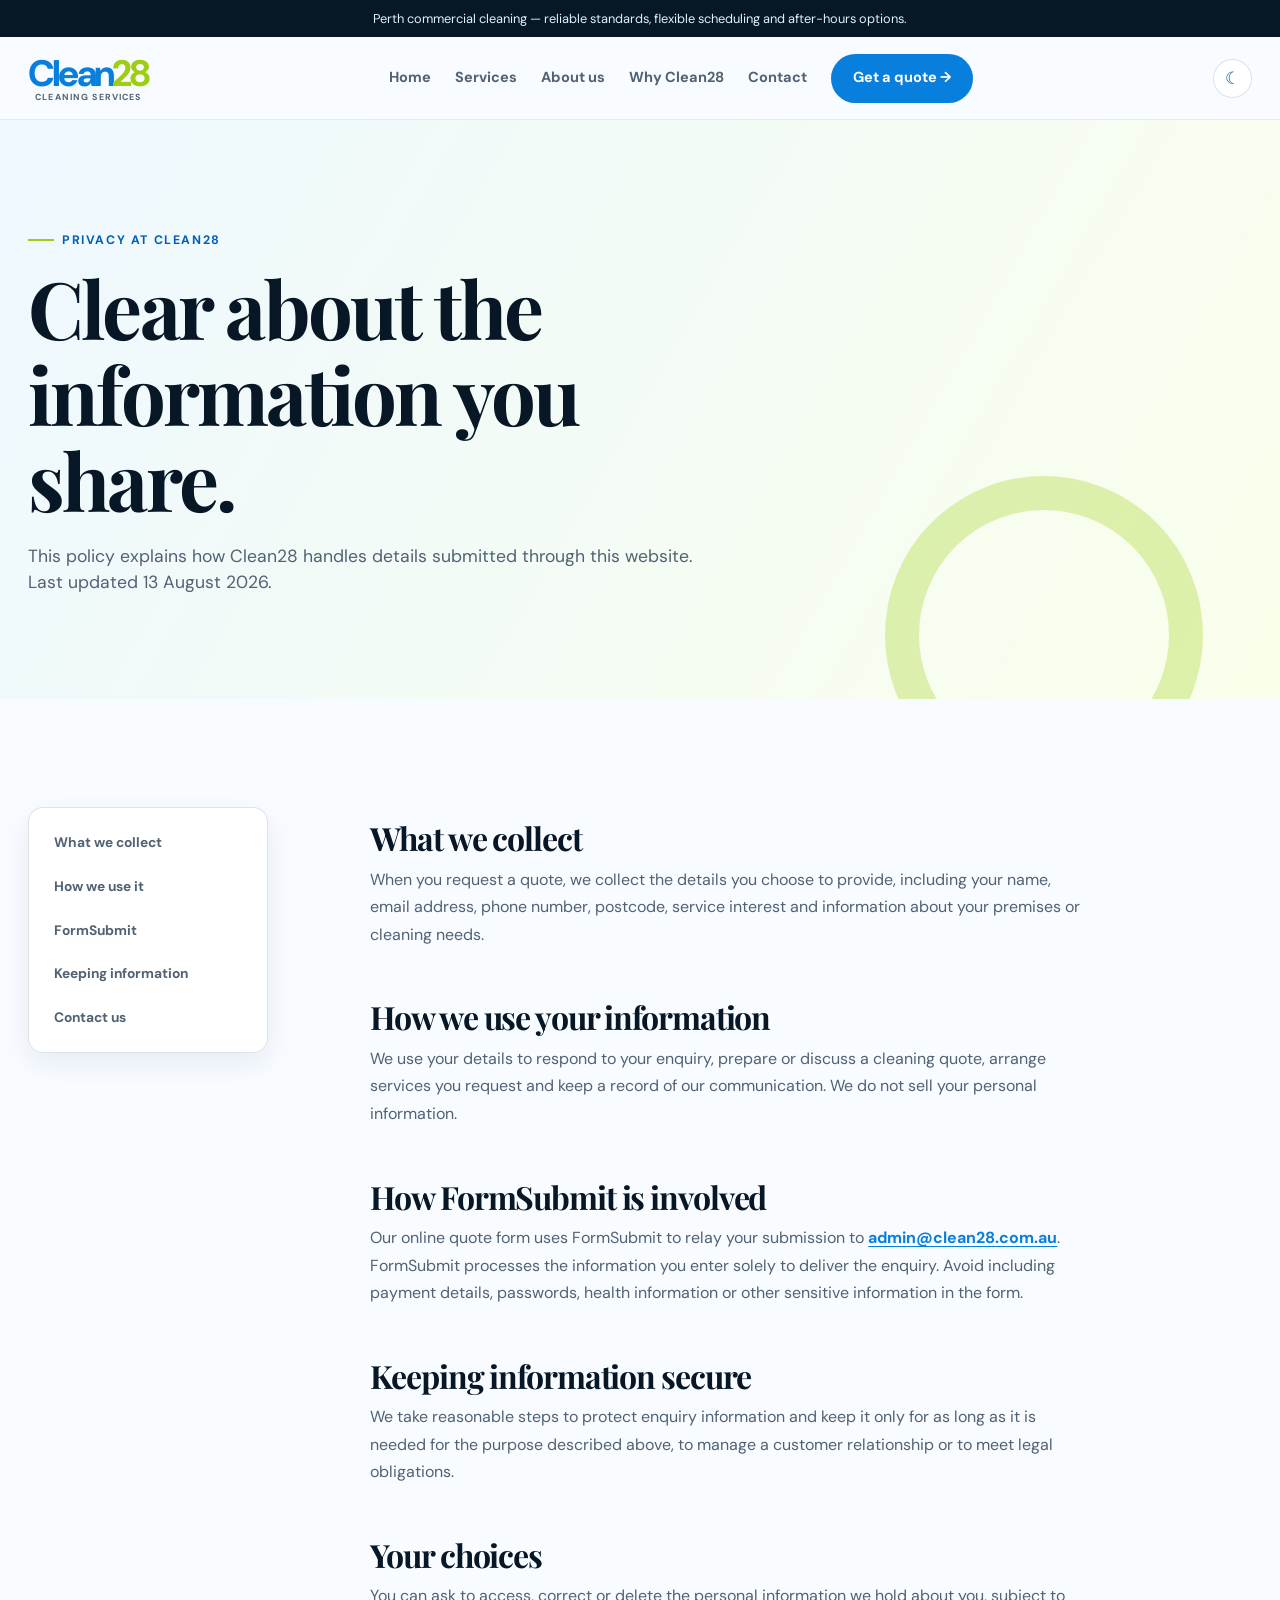
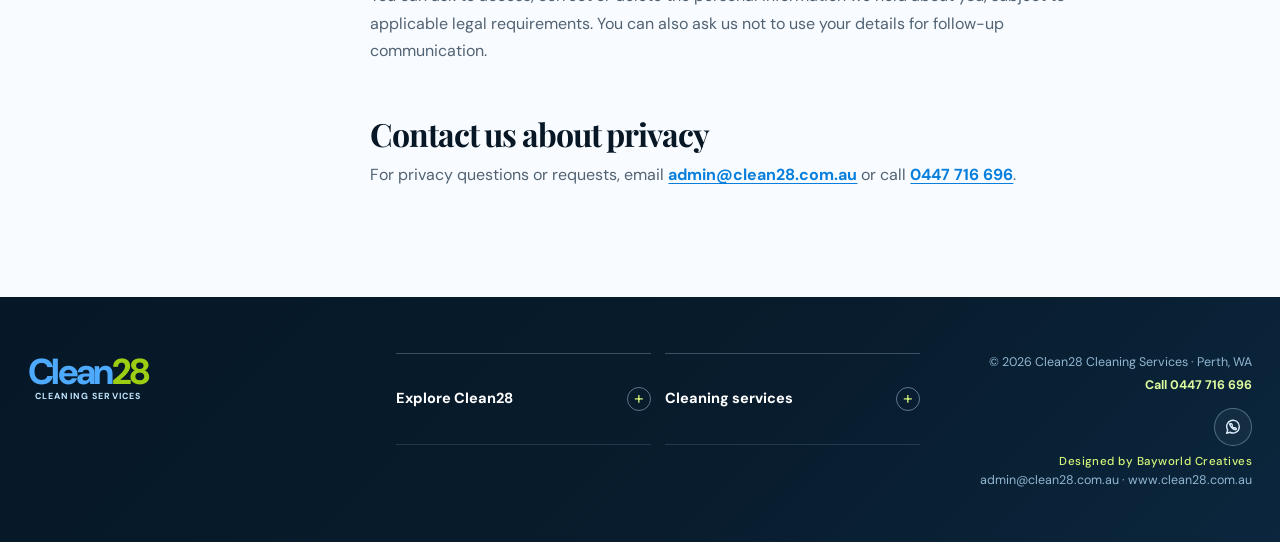
<file: privacy.html>
<!DOCTYPE html>
<html lang="en-AU">
<head>
  <meta charset="UTF-8" />
  <meta name="viewport" content="width=device-width, initial-scale=1.0" />
  <meta name="description" content="Read the Clean28 Cleaning Services privacy policy for website enquiries and commercial cleaning quotes in Perth." />
  <meta name="robots" content="index, follow" />
  <meta name="theme-color" content="#071726" />
  <title>Privacy Policy | Clean28 Cleaning Services</title>
  <link rel="canonical" href="https://clean28.com.au/privacy.html" />
  <meta property="og:type" content="website" />
  <meta property="og:locale" content="en_AU" />
  <meta property="og:site_name" content="Clean28 Cleaning Services" />
  <meta property="og:title" content="Privacy Policy | Clean28 Cleaning Services" />
  <meta property="og:description" content="How Clean28 handles website enquiries and commercial cleaning quote information." />
  <meta property="og:url" content="https://clean28.com.au/privacy.html" />
  <meta property="og:image" content="https://clean28.com.au/og-clean28.png" />
  <meta property="og:image:alt" content="Clean28 commercial cleaning in Perth, Western Australia" />
  <link rel="icon" href="/favicon.ico" sizes="any" />
  <link rel="icon" type="image/png" sizes="48x48" href="/favicon-48.png" />
  <link rel="icon" type="image/png" sizes="192x192" href="/favicon-192.png" />
  <link rel="apple-touch-icon" sizes="180x180" href="/apple-touch-icon.png" />
  <link rel="manifest" href="/site.webmanifest" />
  <link rel="preconnect" href="https://fonts.googleapis.com" />
  <link rel="preconnect" href="https://fonts.gstatic.com" crossorigin />
  <link href="https://fonts.googleapis.com/css2?family=DM+Sans:wght@400;500;600;700&family=Playfair+Display:wght@600;700&display=swap" rel="stylesheet" />
  <link rel="stylesheet" href="styles.css" />
  <script type="application/ld+json">{"@context":"https://schema.org","@type":"WebPage","name":"Clean28 Privacy Policy","url":"https://clean28.com.au/privacy.html","inLanguage":"en-AU"}</script>
</head>
<body>
  <div class="announcement">Perth commercial cleaning — reliable standards, flexible scheduling and after-hours options.</div>
  <header class="site-header">
    <nav class="nav container" aria-label="Main navigation">
      <a class="brand" href="index.html" aria-label="Clean28 Cleaning Services home"><img class="brand-logo" src="clean28-logo.jpeg" alt="Clean28 Cleaning Services logo" /><span class="brand-text"><strong>Clean<span class="brand-number">28</span></strong><small>Cleaning Services</small></span></a>
      <button class="menu-toggle" type="button" aria-expanded="false" aria-controls="nav-links" aria-label="Open navigation">☰</button>
      <div class="nav-links" id="nav-links"><a href="index.html">Home</a><a href="services.html">Services</a><a href="about.html">About us</a><a href="reviews.html">Why Clean28</a><a href="contact.html">Contact</a><a class="button button-primary" href="contact.html">Get a quote →</a></div>
      <button class="theme-toggle" type="button" aria-pressed="false" aria-label="Switch to dark mode">☾</button>
    </nav>
  </header>

  <main>
    <section class="page-hero">
      <div class="container"><span class="eyebrow">Privacy at Clean28</span><h1>Clear about the information you share.</h1><p class="lead">This policy explains how Clean28 handles details submitted through this website. Last updated 13 August 2026.</p></div>
    </section>

    <section class="section">
      <div class="container privacy-layout">
        <aside class="privacy-nav" aria-label="Privacy policy sections"><a href="#collect">What we collect</a><a href="#use">How we use it</a><a href="#share">FormSubmit</a><a href="#keep">Keeping information</a><a href="#contact">Contact us</a></aside>
        <div class="privacy-content">
          <section id="collect"><h2>What we collect</h2><p>When you request a quote, we collect the details you choose to provide, including your name, email address, phone number, postcode, service interest and information about your premises or cleaning needs.</p></section>
          <section id="use"><h2>How we use your information</h2><p>We use your details to respond to your enquiry, prepare or discuss a cleaning quote, arrange services you request and keep a record of our communication. We do not sell your personal information.</p></section>
          <section id="share"><h2>How FormSubmit is involved</h2><p>Our online quote form uses FormSubmit to relay your submission to <a href="mailto:admin@clean28.com.au">admin@clean28.com.au</a>. FormSubmit processes the information you enter solely to deliver the enquiry. Avoid including payment details, passwords, health information or other sensitive information in the form.</p></section>
          <section id="keep"><h2>Keeping information secure</h2><p>We take reasonable steps to protect enquiry information and keep it only for as long as it is needed for the purpose described above, to manage a customer relationship or to meet legal obligations.</p></section>
          <section><h2>Your choices</h2><p>You can ask to access, correct or delete the personal information we hold about you, subject to applicable legal requirements. You can also ask us not to use your details for follow-up communication.</p></section>
          <section id="contact"><h2>Contact us about privacy</h2><p>For privacy questions or requests, email <a href="mailto:admin@clean28.com.au">admin@clean28.com.au</a> or call <a href="tel:+61447716696">0447 716 696</a>.</p></section>
        </div>
      </div>
    </section>
  </main>

  <footer><div class="container footer-row"><a class="footer-name" href="index.html" aria-label="Clean28 Cleaning Services home"><img class="brand-logo" src="clean28-logo.jpeg" alt="Clean28 Cleaning Services logo" /><span class="brand-text"><strong>Clean<span class="brand-number">28</span></strong><small>Cleaning Services</small></span></a><div class="footer-menus" aria-label="Footer navigation"><details class="footer-menu"><summary>Explore Clean28</summary><div class="footer-menu-links"><a href="services.html">Services</a><a href="about.html">About us</a><a href="reviews.html">Why Clean28</a><a href="privacy.html" aria-current="page">Privacy</a><a href="contact.html">Get a quote</a></div></details><details class="footer-menu"><summary>Cleaning services</summary><div class="footer-menu-links"><a href="services.html#office-business">Office &amp; business centres</a><a href="services.html#retail-shop">Retail &amp; shop cleaning</a><a href="services.html#facility-hygiene">Facility &amp; hygiene</a><a href="contact.html">Tailored cleaning</a></div></details></div><div class="legal">© <span data-year></span> Clean28 Cleaning Services · Perth, WA<br /><a class="footer-phone" href="tel:+61451832280">Call 0451 832 280</a><div class="social-links" aria-label="Contact Clean28"><a class="social-link social-link--whatsapp" href="https://wa.me/61451832280" target="_blank" rel="noopener noreferrer" aria-label="Message Clean28 on WhatsApp"><svg viewBox="0 0 24 24" aria-hidden="true"><path d="M20.4 11.6a8.4 8.4 0 0 1-12.4 7.4L3.5 20.5 5 16a8.4 8.4 0 1 1 15.4-4.4Z" /><path d="M8.7 8.2c.2-.5.5-.5.8-.5h.4c.2 0 .4.1.5.4l.7 1.7c.1.2.1.4 0 .6l-.4.7c.5 1 1.3 1.8 2.3 2.3l.7-.4c.2-.1.4-.1.6 0l1.7.7c.3.1.4.3.4.5v.4c0 .3 0 .6-.5.8-.5.2-1.1.3-1.8.1-1.4-.4-2.8-1.4-3.8-2.5-1.1-1.1-2.1-2.5-2.5-3.8-.2-.7-.1-1.3.1-1.8Z" /></svg></a></div><span class="designer-credit">Designed by Bayworld Creatives</span></div></div></footer>
  <script src="script.js" defer></script>
</body>
</html>
</file>
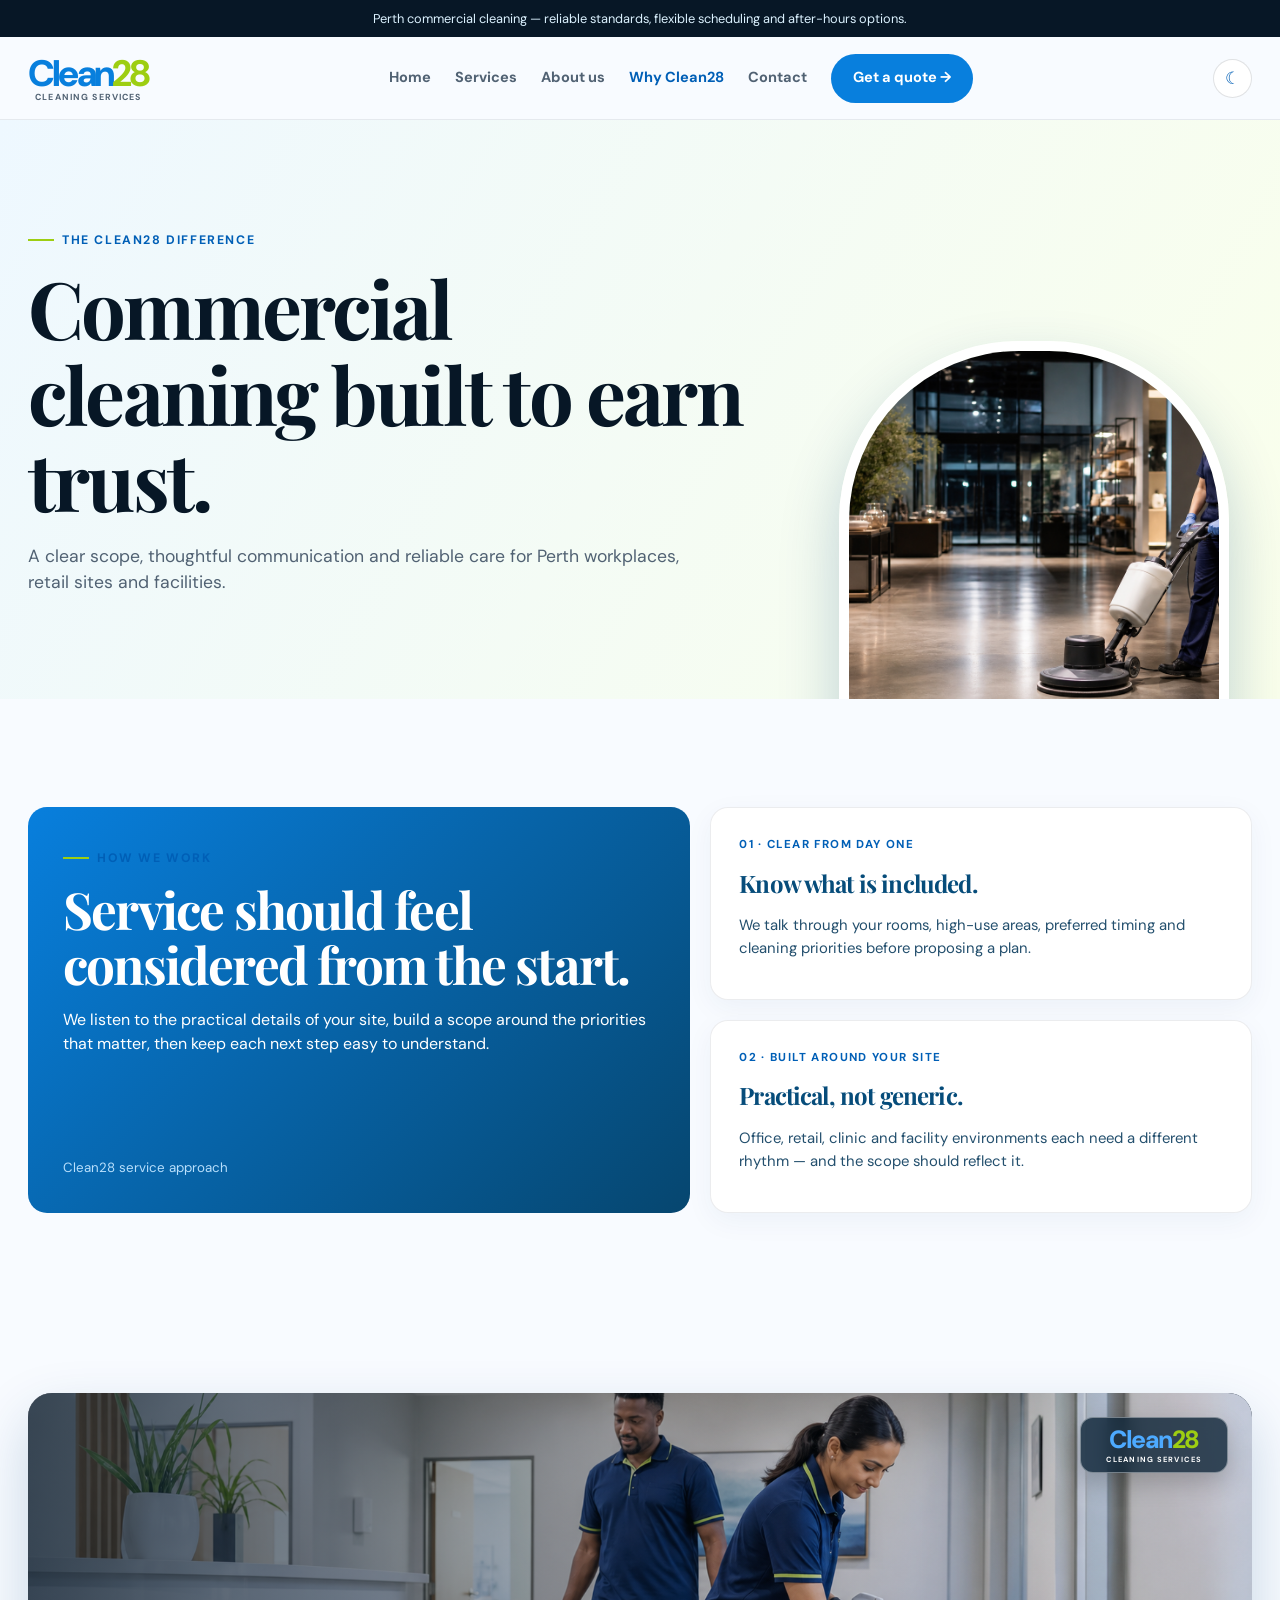
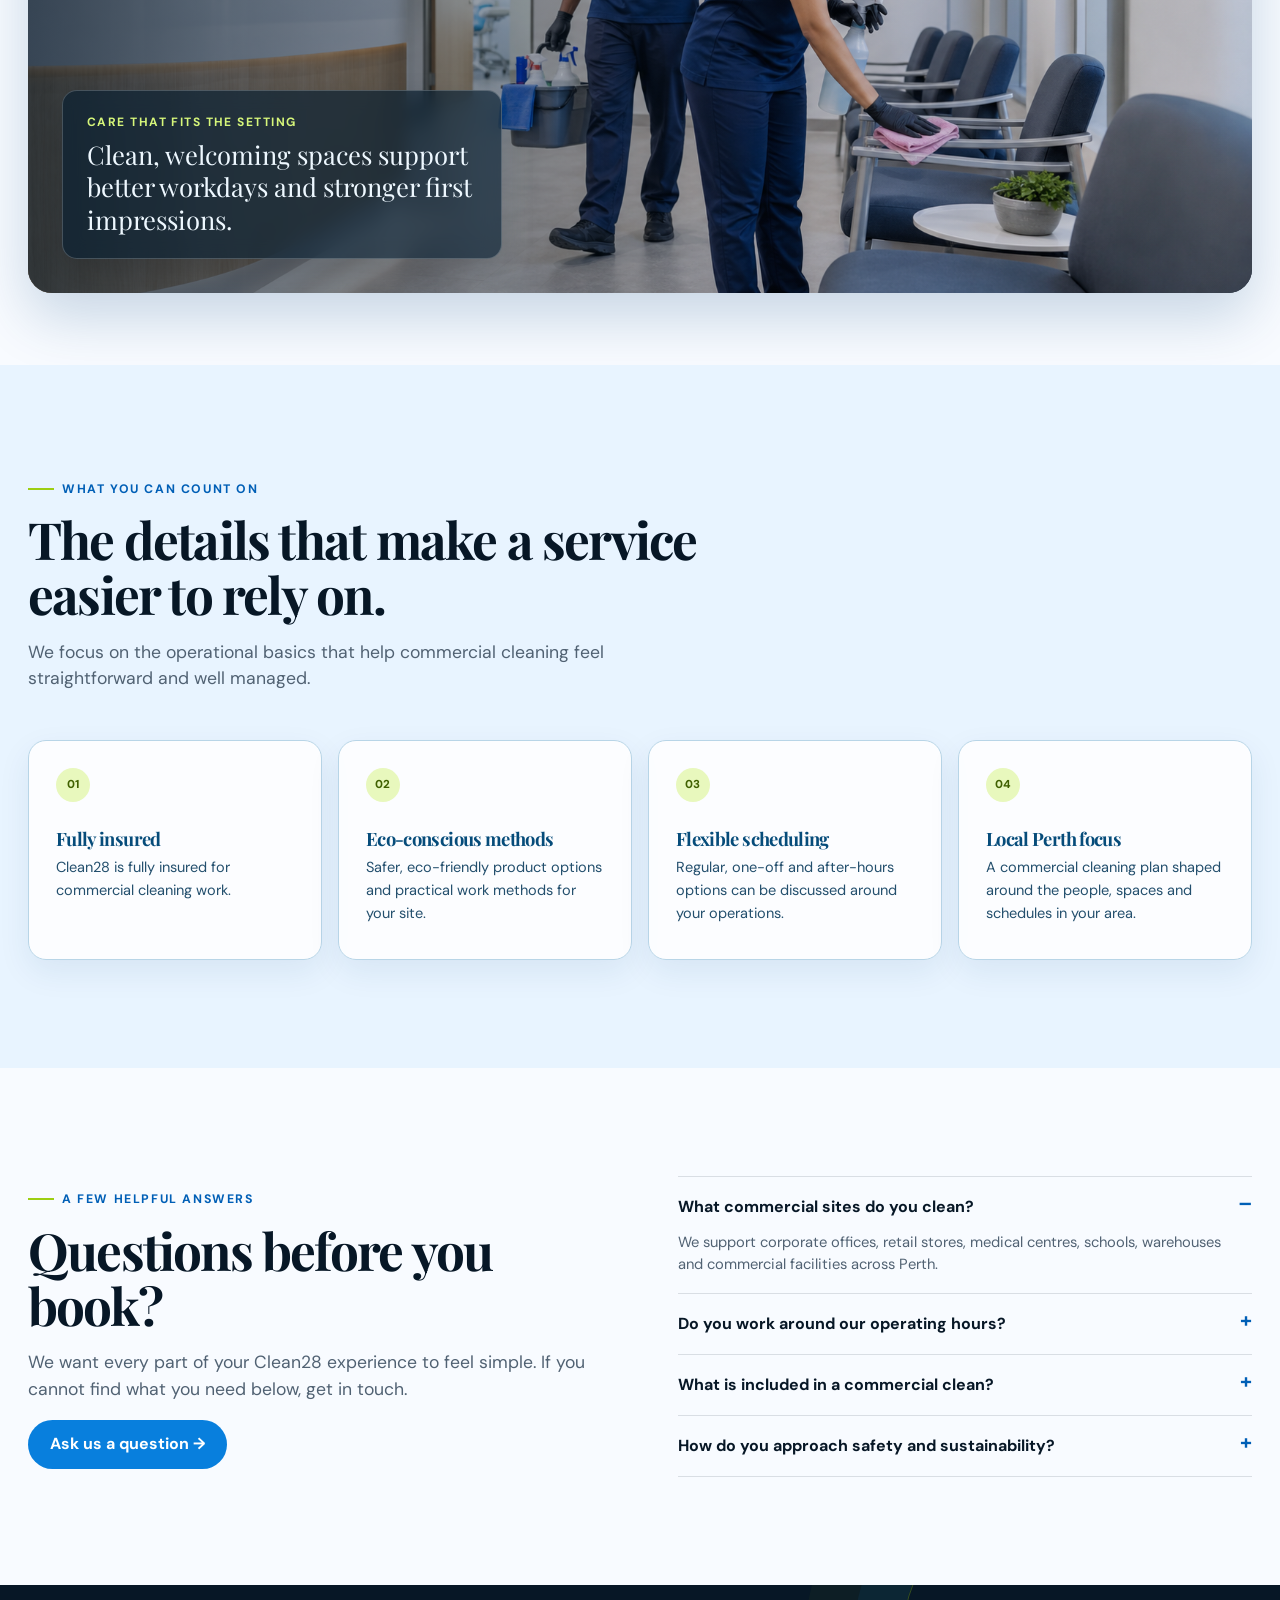
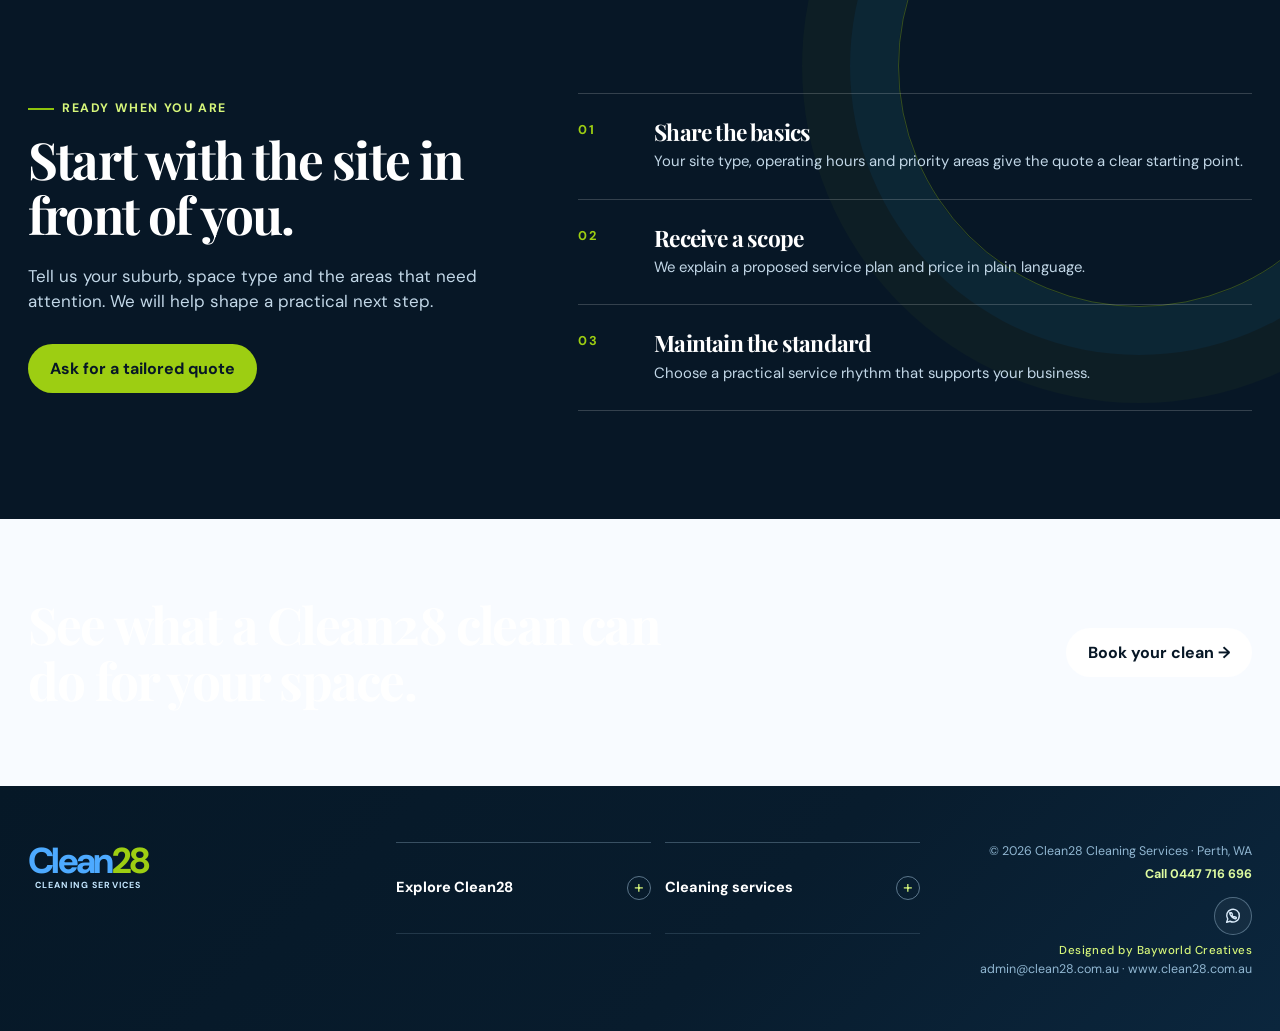
<file: reviews.html>
<!DOCTYPE html>
<html lang="en-AU">
<head>
  <meta charset="UTF-8" />
  <meta name="viewport" content="width=device-width, initial-scale=1.0" />
  <meta name="description" content="Learn why Perth offices, retail sites and facilities choose Clean28 for considered commercial cleaning plans, clear communication and dependable standards." />
  <meta name="robots" content="index, follow, max-image-preview:large" />
  <meta name="theme-color" content="#071726" />
  <title>Why Clean28 | Perth Commercial Cleaning</title>
  <link rel="canonical" href="https://clean28.com.au/reviews.html" />
  <meta property="og:type" content="website" />
  <meta property="og:locale" content="en_AU" />
  <meta property="og:site_name" content="Clean28 Cleaning Services" />
  <meta property="og:title" content="Why Clean28 | Perth Commercial Cleaning" />
  <meta property="og:description" content="Commercial cleaning that is planned clearly, delivered with care and shaped around your site." />
  <meta property="og:url" content="https://clean28.com.au/reviews.html" />
  <meta property="og:image" content="https://clean28.com.au/og-clean28.png" />
  <meta property="og:image:alt" content="Clean28 commercial cleaning in Perth, Western Australia" />
  <meta name="twitter:card" content="summary_large_image" />
  <meta name="twitter:title" content="Why Clean28 | Perth Commercial Cleaning" />
  <meta name="twitter:description" content="Commercial cleaning that is planned clearly, delivered with care and shaped around your site." />
  <meta name="twitter:image" content="https://clean28.com.au/og-clean28.png" />
  <link rel="icon" href="/favicon.ico" sizes="any" />
  <link rel="icon" type="image/png" sizes="48x48" href="/favicon-48.png" />
  <link rel="icon" type="image/png" sizes="192x192" href="/favicon-192.png" />
  <link rel="apple-touch-icon" sizes="180x180" href="/apple-touch-icon.png" />
  <link rel="manifest" href="/site.webmanifest" />
  <link rel="preconnect" href="https://fonts.googleapis.com" />
  <link rel="preconnect" href="https://fonts.gstatic.com" crossorigin />
  <link href="https://fonts.googleapis.com/css2?family=DM+Sans:wght@400;500;600;700&family=Playfair+Display:wght@600;700&display=swap" rel="stylesheet" />
  <link rel="stylesheet" href="styles.css" />
  <script type="application/ld+json">
  {"@context":"https://schema.org","@type":"WebPage","name":"Why Clean28","url":"https://clean28.com.au/reviews.html","inLanguage":"en-AU","about":{"@id":"https://clean28.com.au/#business"}}
  </script>
</head>
<body>
  <div class="announcement">Perth commercial cleaning — reliable standards, flexible scheduling and after-hours options.</div>
  <header class="site-header">
    <nav class="nav container" aria-label="Main navigation">
      <a class="brand" href="index.html" aria-label="Clean28 Cleaning Services home"><img class="brand-logo" src="clean28-logo.jpeg" alt="Clean28 Cleaning Services logo" /><span class="brand-text"><strong>Clean<span class="brand-number">28</span></strong><small>Cleaning Services</small></span></a>
      <button class="menu-toggle" type="button" aria-expanded="false" aria-controls="nav-links" aria-label="Open navigation">☰</button>
      <div class="nav-links" id="nav-links"><a href="index.html">Home</a><a href="services.html">Services</a><a href="about.html">About us</a><a href="reviews.html" aria-current="page">Why Clean28</a><a href="contact.html">Contact</a><a class="button button-primary" href="contact.html">Get a quote →</a></div>
      <button class="theme-toggle" type="button" aria-pressed="false" aria-label="Switch to dark mode">☾</button>
    </nav>
  </header>

  <main>
    <section class="page-hero">
      <div class="container">
        <span class="eyebrow">The Clean28 difference</span>
        <h1>Commercial cleaning built to earn trust.</h1>
        <p class="lead">A clear scope, thoughtful communication and reliable care for Perth workplaces, retail sites and facilities.</p>
      </div>
      <img class="page-hero-photo" src="retail-cleaning-2026.png" alt="Professional cleaner maintaining a retail showroom after trading hours" />
    </section>

    <section class="section">
      <div class="container review-feature">
        <article class="review-main"><div><span class="eyebrow eyebrow--light">How we work</span><h2>Service should feel considered from the start.</h2><p>We listen to the practical details of your site, build a scope around the priorities that matter, then keep each next step easy to understand.</p></div><small>Clean28 service approach</small></article>
        <div class="review-stack">
          <article class="card"><span class="scope-label">01 · Clear from day one</span><h3>Know what is included.</h3><p>We talk through your rooms, high-use areas, preferred timing and cleaning priorities before proposing a plan.</p></article>
          <article class="card"><span class="scope-label">02 · Built around your site</span><h3>Practical, not generic.</h3><p>Office, retail, clinic and facility environments each need a different rhythm — and the scope should reflect it.</p></article>
        </div>
      </div>
    </section>

    <section class="section visual-story-section">
      <div class="container">
        <figure class="visual-story"><img src="clinic-cleaning-2026.png" alt="Commercial cleaners maintaining a bright clinic waiting area" /><div class="visual-story-brand" aria-label="Clean28 Cleaning Services"><strong>Clean<span class="brand-number">28</span></strong><small>Cleaning Services</small></div><figcaption class="visual-story-caption"><span>Care that fits the setting</span><p>Clean, welcoming spaces support better workdays and stronger first impressions.</p></figcaption></figure>
      </div>
    </section>

    <section class="section section-tint proof-section">
      <div class="container">
        <div class="section-heading"><span class="eyebrow">What you can count on</span><h2>The details that make a service easier to rely on.</h2><p class="lead">We focus on the operational basics that help commercial cleaning feel straightforward and well managed.</p></div>
        <div class="trust-proof-grid">
          <article class="trust-proof-card"><span aria-hidden="true">01</span><h3>Fully insured</h3><p>Clean28 is fully insured for commercial cleaning work.</p></article>
          <article class="trust-proof-card"><span aria-hidden="true">02</span><h3>Eco-conscious methods</h3><p>Safer, eco-friendly product options and practical work methods for your site.</p></article>
          <article class="trust-proof-card"><span aria-hidden="true">03</span><h3>Flexible scheduling</h3><p>Regular, one-off and after-hours options can be discussed around your operations.</p></article>
          <article class="trust-proof-card"><span aria-hidden="true">04</span><h3>Local Perth focus</h3><p>A commercial cleaning plan shaped around the people, spaces and schedules in your area.</p></article>
        </div>
      </div>
    </section>

    <section class="section">
      <div class="container two-col">
        <div><span class="eyebrow">A few helpful answers</span><h2>Questions before you book?</h2><p class="lead">We want every part of your Clean28 experience to feel simple. If you cannot find what you need below, get in touch.</p><a class="button button-primary" href="contact.html">Ask us a question →</a></div>
        <div class="faq-list">
          <details open><summary>What commercial sites do you clean?</summary><p>We support corporate offices, retail stores, medical centres, schools, warehouses and commercial facilities across Perth.</p></details>
          <details><summary>Do you work around our operating hours?</summary><p>Yes. We tailor cleaning plans around your operational schedule, with flexible and after-hours options where possible.</p></details>
          <details><summary>What is included in a commercial clean?</summary><p>Your scope can include workstations, kitchens, washrooms, floors, internal windows, common areas and waste or recycling removal.</p></details>
          <details><summary>How do you approach safety and sustainability?</summary><p>We use safe work practices, strict hygiene protocols and environmentally responsible product options to support healthy workplaces.</p></details>
        </div>
      </div>
    </section>

    <section class="section section-dark"><div class="container standard-layout"><div class="standard-intro"><span class="eyebrow">Ready when you are</span><h2>Start with the site in front of you.</h2><p>Tell us your suburb, space type and the areas that need attention. We will help shape a practical next step.</p><a class="button button-lime" href="contact.html">Ask for a tailored quote</a></div><div class="standard-grid"><article class="standard-card"><span>01</span><h3>Share the basics</h3><p>Your site type, operating hours and priority areas give the quote a clear starting point.</p></article><article class="standard-card"><span>02</span><h3>Receive a scope</h3><p>We explain a proposed service plan and price in plain language.</p></article><article class="standard-card"><span>03</span><h3>Maintain the standard</h3><p>Choose a practical service rhythm that supports your business.</p></article></div></div></section>

    <section class="cta"><div class="container cta-inner"><h2>See what a Clean28 clean can do for your space.</h2><a class="button button-light" href="contact.html">Book your clean →</a></div></section>
  </main>

  <footer><div class="container footer-row"><a class="footer-name" href="index.html" aria-label="Clean28 Cleaning Services home"><img class="brand-logo" src="clean28-logo.jpeg" alt="Clean28 Cleaning Services logo" /><span class="brand-text"><strong>Clean<span class="brand-number">28</span></strong><small>Cleaning Services</small></span></a><div class="footer-menus" aria-label="Footer navigation"><details class="footer-menu"><summary>Explore Clean28</summary><div class="footer-menu-links"><a href="services.html">Services</a><a href="about.html">About us</a><a href="reviews.html">Why Clean28</a><a href="privacy.html">Privacy</a><a href="contact.html">Get a quote</a></div></details><details class="footer-menu"><summary>Cleaning services</summary><div class="footer-menu-links"><a href="services.html#office-business">Office &amp; business centres</a><a href="services.html#retail-shop">Retail &amp; shop cleaning</a><a href="services.html#facility-hygiene">Facility &amp; hygiene</a><a href="contact.html">Tailored cleaning</a></div></details></div><div class="legal">© <span data-year></span> Clean28 Cleaning Services · Perth, WA<br /><a class="footer-phone" href="tel:+61451832280">Call 0451 832 280</a><div class="social-links" aria-label="Contact Clean28"><a class="social-link social-link--whatsapp" href="https://wa.me/61451832280" target="_blank" rel="noopener noreferrer" aria-label="Message Clean28 on WhatsApp"><svg viewBox="0 0 24 24" aria-hidden="true"><path d="M20.4 11.6a8.4 8.4 0 0 1-12.4 7.4L3.5 20.5 5 16a8.4 8.4 0 1 1 15.4-4.4Z" /><path d="M8.7 8.2c.2-.5.5-.5.8-.5h.4c.2 0 .4.1.5.4l.7 1.7c.1.2.1.4 0 .6l-.4.7c.5 1 1.3 1.8 2.3 2.3l.7-.4c.2-.1.4-.1.6 0l1.7.7c.3.1.4.3.4.5v.4c0 .3 0 .6-.5.8-.5.2-1.1.3-1.8.1-1.4-.4-2.8-1.4-3.8-2.5-1.1-1.1-2.1-2.5-2.5-3.8-.2-.7-.1-1.3.1-1.8Z" /></svg></a></div><span class="designer-credit">Designed by Bayworld Creatives</span></div></div></footer>
  <script src="script.js" defer></script>
</body>
</html>
</file>
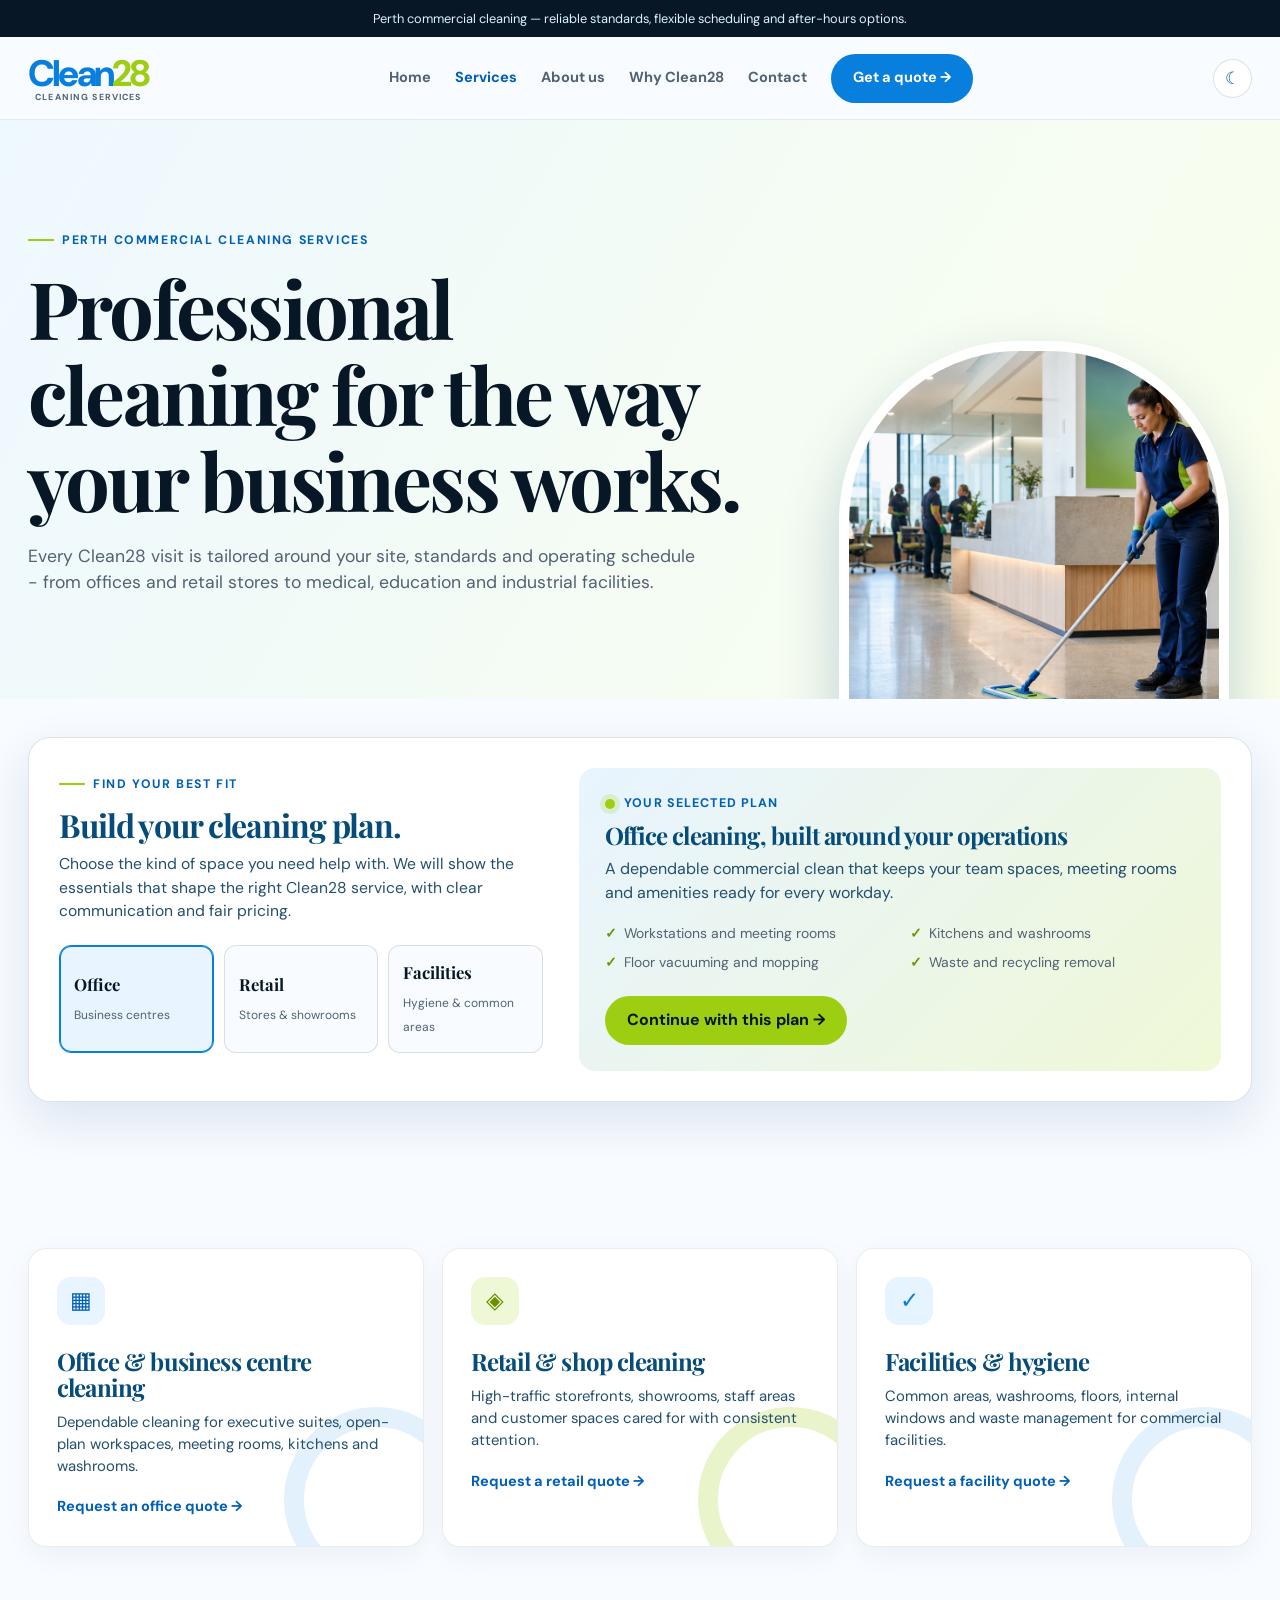
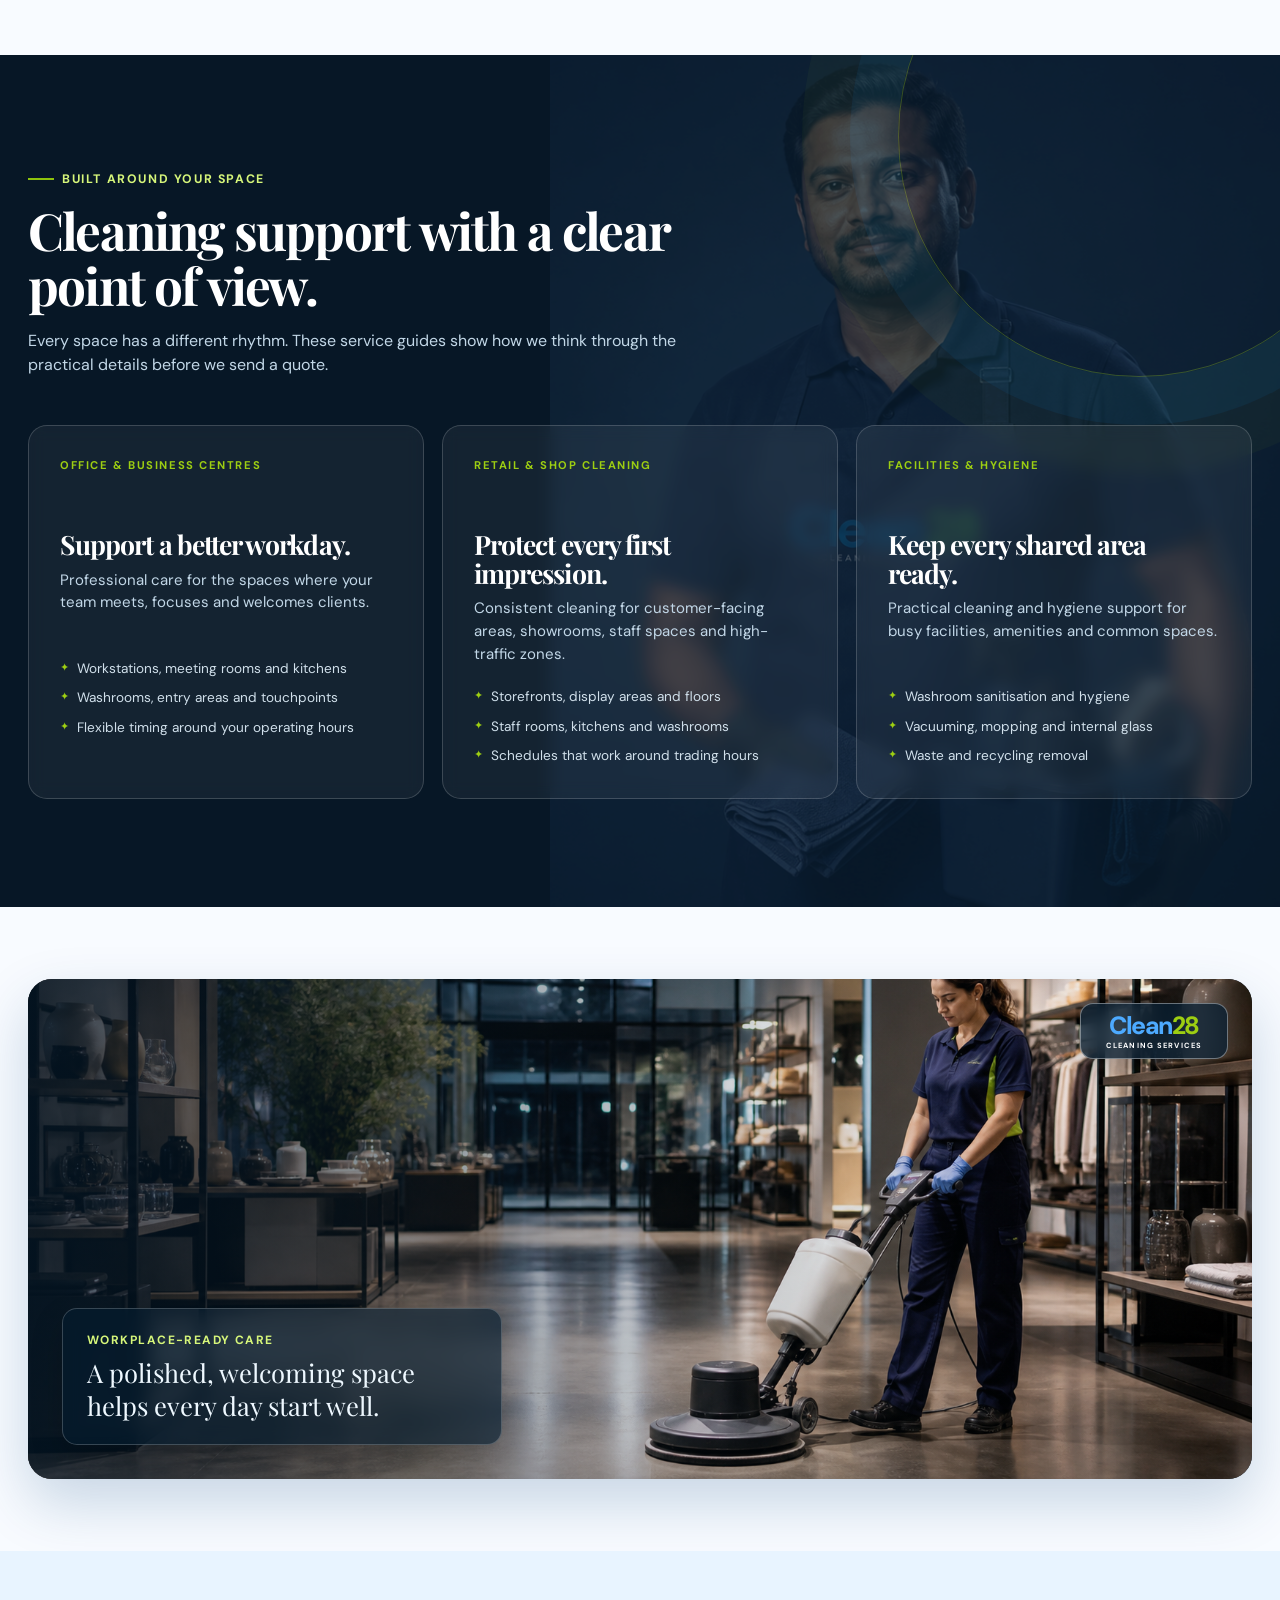
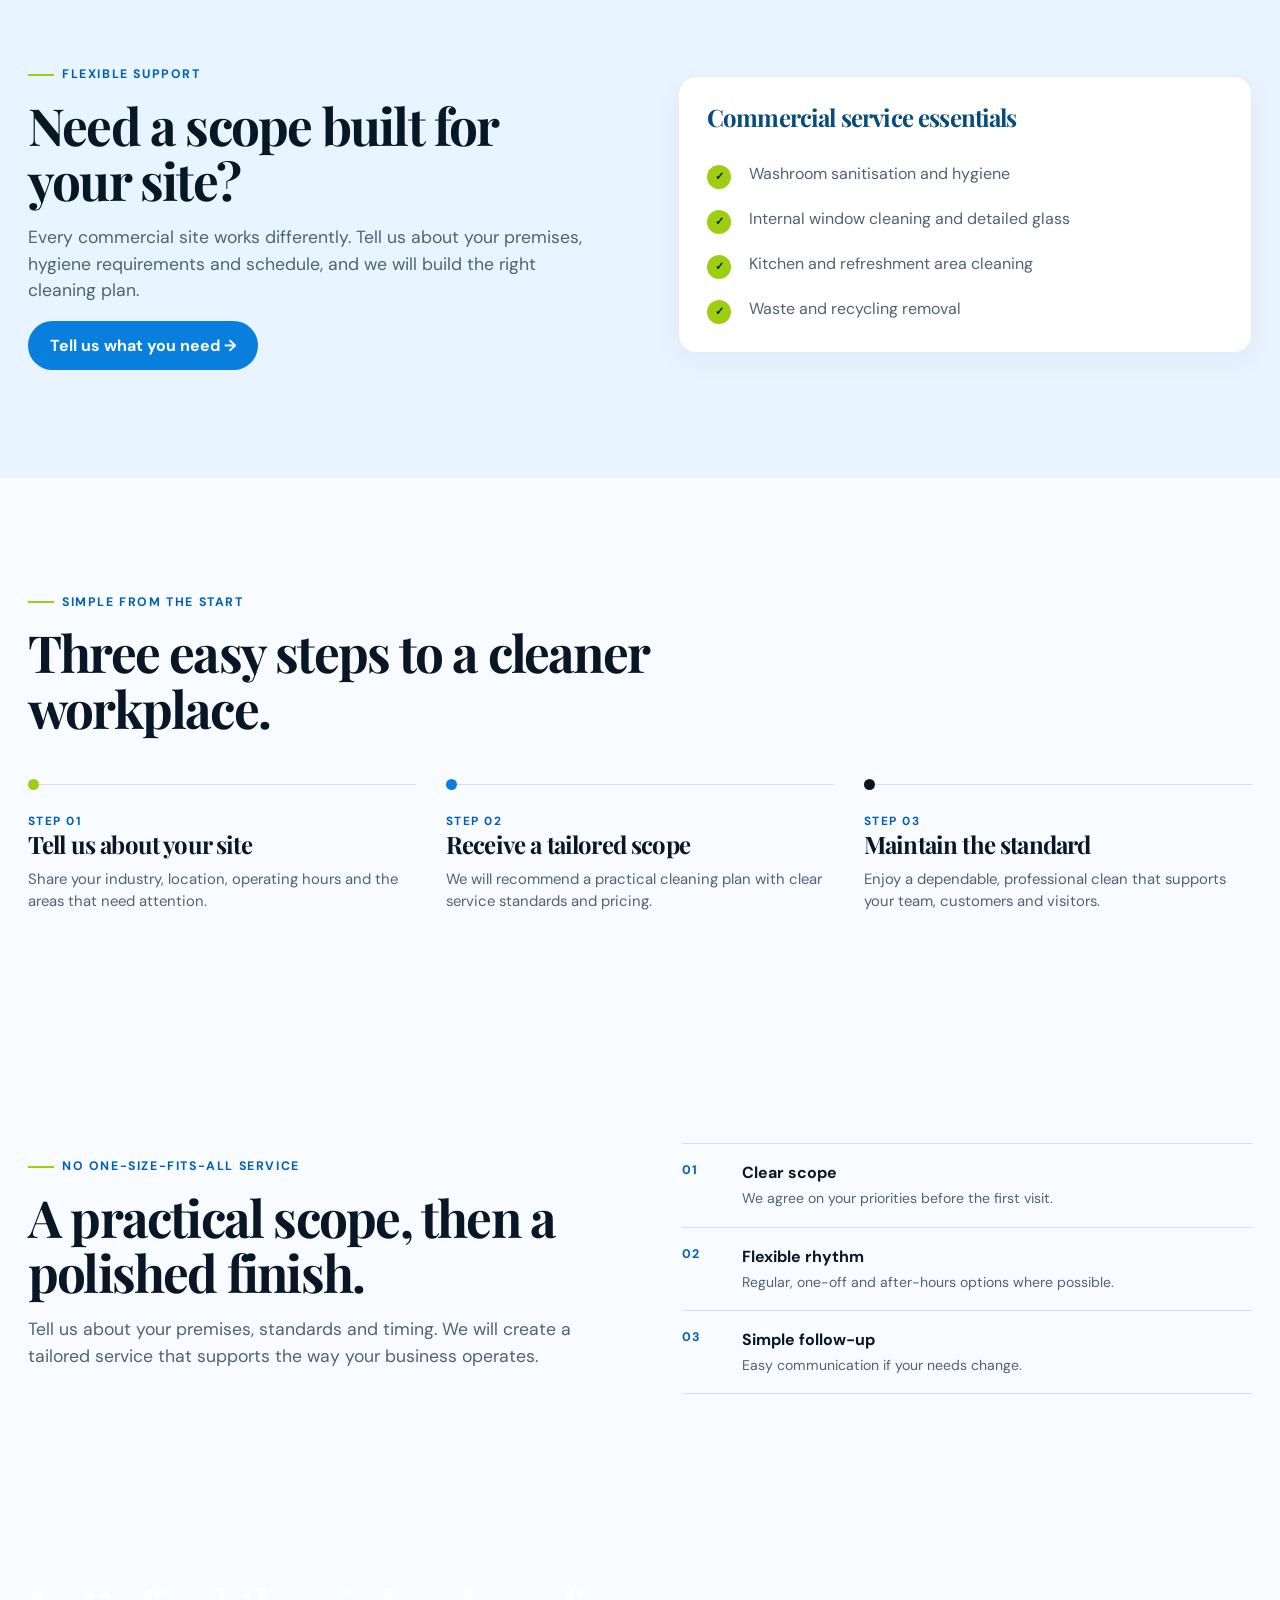
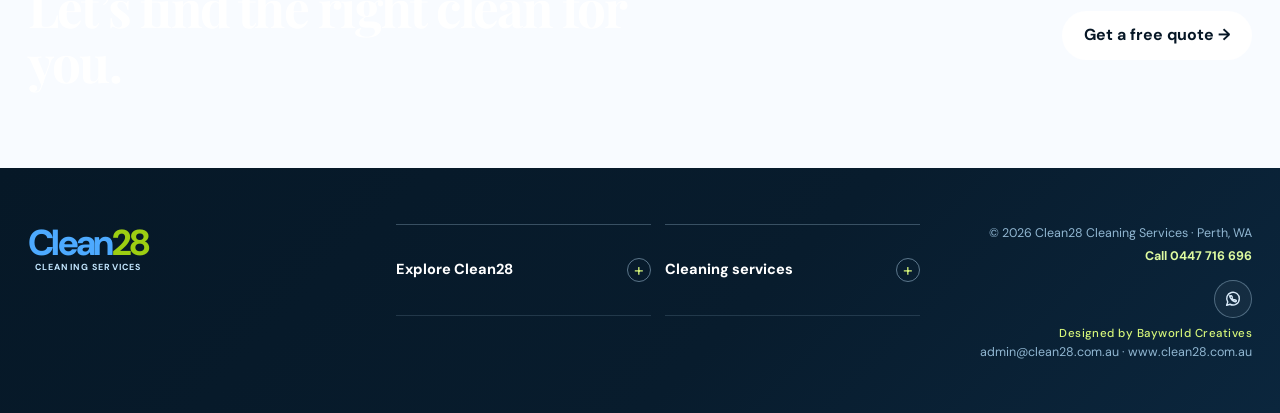
<file: services.html>
<!DOCTYPE html>
<html lang="en-AU">
<head>
  <meta charset="UTF-8" />
  <meta name="viewport" content="width=device-width, initial-scale=1.0" />
  <meta name="description" content="Commercial cleaning in Perth for offices, business centres, retail stores and facilities. Clean28 offers tailored plans, flexible scheduling and after-hours service." />
  <meta name="robots" content="index, follow, max-image-preview:large" />
  <meta name="theme-color" content="#071726" />
  <title>Commercial Cleaning Services Perth | Clean28</title>
  <link rel="canonical" href="https://clean28.com.au/services.html" />
  <meta property="og:type" content="website" />
  <meta property="og:locale" content="en_AU" />
  <meta property="og:site_name" content="Clean28 Cleaning Services" />
  <meta property="og:title" content="Commercial Cleaning Services Perth | Clean28" />
  <meta property="og:description" content="Tailored office, retail and facility cleaning across Perth, WA." />
  <meta property="og:url" content="https://clean28.com.au/services.html" />
  <meta property="og:image" content="https://clean28.com.au/og-clean28.png" />
  <meta property="og:image:alt" content="Clean28 commercial cleaning in Perth, Western Australia" />
  <meta name="twitter:card" content="summary_large_image" />
  <meta name="twitter:title" content="Commercial Cleaning Services Perth | Clean28" />
  <meta name="twitter:description" content="Tailored office, retail and facility cleaning across Perth, WA." />
  <meta name="twitter:image" content="https://clean28.com.au/og-clean28.png" />
  <link rel="icon" href="/favicon.ico" sizes="any" />
  <link rel="icon" type="image/png" sizes="48x48" href="/favicon-48.png" />
  <link rel="icon" type="image/png" sizes="192x192" href="/favicon-192.png" />
  <link rel="apple-touch-icon" sizes="180x180" href="/apple-touch-icon.png" />
  <link rel="manifest" href="/site.webmanifest" />
  <link rel="preconnect" href="https://fonts.googleapis.com" />
  <link rel="preconnect" href="https://fonts.gstatic.com" crossorigin />
  <link href="https://fonts.googleapis.com/css2?family=DM+Sans:wght@400;500;600;700&family=Playfair+Display:wght@600;700&display=swap" rel="stylesheet" />
  <link rel="stylesheet" href="styles.css" />
  <script type="application/ld+json">
  {"@context":"https://schema.org","@type":"ItemList","name":"Clean28 commercial cleaning services","itemListElement":[{"@type":"ListItem","position":1,"item":{"@type":"Service","name":"Office and business centre cleaning","provider":{"@id":"https://clean28.com.au/#business"}}},{"@type":"ListItem","position":2,"item":{"@type":"Service","name":"Retail and shop cleaning","provider":{"@id":"https://clean28.com.au/#business"}}},{"@type":"ListItem","position":3,"item":{"@type":"Service","name":"Facilities and hygiene cleaning","provider":{"@id":"https://clean28.com.au/#business"}}}]}
  </script>
</head>
<body>
  <div class="announcement">Perth commercial cleaning — reliable standards, flexible scheduling and after-hours options.</div>
  <header class="site-header">
    <nav class="nav container" aria-label="Main navigation">
      <a class="brand" href="index.html" aria-label="Clean28 Cleaning Services home"><img class="brand-logo" src="clean28-logo.jpeg" alt="Clean28 Cleaning Services logo" /><span class="brand-text"><strong>Clean<span class="brand-number">28</span></strong><small>Cleaning Services</small></span></a>
      <button class="menu-toggle" type="button" aria-expanded="false" aria-controls="nav-links" aria-label="Open navigation">☰</button>
      <div class="nav-links" id="nav-links"><a href="index.html">Home</a><a href="services.html" aria-current="page">Services</a><a href="about.html">About us</a><a href="reviews.html">Why Clean28</a><a href="contact.html">Contact</a><a class="button button-primary" href="contact.html">Get a quote →</a></div>
      <button class="theme-toggle" type="button" aria-pressed="false" aria-label="Switch to dark mode">☾</button>
    </nav>
  </header>

  <main>
    <section class="page-hero">
      <div class="container">
        <span class="eyebrow">Perth commercial cleaning services</span>
        <h1>Professional cleaning for the way your business works.</h1>
        <p class="lead">Every Clean28 visit is tailored around your site, standards and operating schedule - from offices and retail stores to medical, education and industrial facilities.</p>
      </div>
      <img class="page-hero-photo" src="hero-office-cleaning-2026.png" alt="Professional commercial cleaner maintaining a modern office reception" />
    </section>

    <section class="planner-section" aria-labelledby="planner-title">
      <div class="container">
        <div class="planner-shell">
          <div>
            <span class="eyebrow">Find your best fit</span>
            <h2 id="planner-title">Build your cleaning plan.</h2>
          <p class="lead">Choose the kind of space you need help with. We will show the essentials that shape the right Clean28 service, with clear communication and fair pricing.</p>
            <div class="plan-options" role="group" aria-label="Choose a cleaning plan">
              <button class="plan-option is-selected" type="button" data-plan="office" aria-pressed="true"><b>Office</b><small>Business centres</small></button>
              <button class="plan-option" type="button" data-plan="retail" aria-pressed="false"><b>Retail</b><small>Stores &amp; showrooms</small></button>
              <button class="plan-option" type="button" data-plan="facility" aria-pressed="false"><b>Facilities</b><small>Hygiene &amp; common areas</small></button>
            </div>
          </div>
          <div class="plan-summary" aria-live="polite">
            <span class="plan-summary-label">Your selected plan</span>
            <h3 id="plan-title">Office cleaning, built around your operations</h3>
            <p id="plan-description">A dependable commercial clean that keeps your team spaces, meeting rooms and amenities ready for every workday.</p>
            <ul class="plan-includes" id="plan-includes"><li>Workstations and meeting rooms</li><li>Kitchens and washrooms</li><li>Floor vacuuming and mopping</li><li>Waste and recycling removal</li></ul>
            <a class="button button-dark" id="plan-cta" href="contact.html?service=office">Continue with this plan →</a>
          </div>
        </div>
      </div>
    </section>

    <section class="section">
      <div class="container card-grid">
          <article class="card service-card" id="office-business"><div class="card-icon" aria-hidden="true">▦</div><h3>Office &amp; business centre cleaning</h3><p>Dependable cleaning for executive suites, open-plan workspaces, meeting rooms, kitchens and washrooms.</p><a class="text-link" href="contact.html?service=office">Request an office quote →</a></article>
          <article class="card service-card" id="retail-shop"><div class="card-icon" aria-hidden="true">◈</div><h3>Retail &amp; shop cleaning</h3><p>High-traffic storefronts, showrooms, staff areas and customer spaces cared for with consistent attention.</p><a class="text-link" href="contact.html?service=retail">Request a retail quote →</a></article>
          <article class="card service-card" id="facility-hygiene"><div class="card-icon" aria-hidden="true">✓</div><h3>Facilities &amp; hygiene</h3><p>Common areas, washrooms, floors, internal windows and waste management for commercial facilities.</p><a class="text-link" href="contact.html?service=facility">Request a facility quote →</a></article>
      </div>
    </section>

    <section class="section section-dark section-with-worker">
      <img class="worker-watermark worker-watermark-dark" src="worker-fade-services.png" alt="" aria-hidden="true" />
      <div class="container">
        <div class="section-heading section-heading-light">
          <span class="eyebrow">Built around your space</span>
          <h2>Cleaning support with a clear point of view.</h2>
          <p>Every space has a different rhythm. These service guides show how we think through the practical details before we send a quote.</p>
        </div>
        <div class="service-detail-grid">
          <article class="service-detail-card">
            <span class="service-index">OFFICE &amp; BUSINESS CENTRES</span><h3>Support a better workday.</h3>
            <p>Professional care for the spaces where your team meets, focuses and welcomes clients.</p>
            <ul><li>Workstations, meeting rooms and kitchens</li><li>Washrooms, entry areas and touchpoints</li><li>Flexible timing around your operating hours</li></ul>
          </article>
          <article class="service-detail-card">
            <span class="service-index">RETAIL &amp; SHOP CLEANING</span><h3>Protect every first impression.</h3>
            <p>Consistent cleaning for customer-facing areas, showrooms, staff spaces and high-traffic zones.</p>
            <ul><li>Storefronts, display areas and floors</li><li>Staff rooms, kitchens and washrooms</li><li>Schedules that work around trading hours</li></ul>
          </article>
          <article class="service-detail-card">
            <span class="service-index">FACILITIES &amp; HYGIENE</span><h3>Keep every shared area ready.</h3>
            <p>Practical cleaning and hygiene support for busy facilities, amenities and common spaces.</p>
            <ul><li>Washroom sanitisation and hygiene</li><li>Vacuuming, mopping and internal glass</li><li>Waste and recycling removal</li></ul>
          </article>
        </div>
      </div>
    </section>

    <section class="section visual-story-section">
      <div class="container">
        <figure class="visual-story"><img src="retail-cleaning-2026.png" alt="Professional cleaner polishing a retail showroom floor after trading hours" /><div class="visual-story-brand" aria-label="Clean28 Cleaning Services"><strong>Clean<span class="brand-number">28</span></strong><small>Cleaning Services</small></div><figcaption class="visual-story-caption"><span>Workplace-ready care</span><p>A polished, welcoming space helps every day start well.</p></figcaption></figure>
      </div>
    </section>

    <section class="section section-tint">
      <div class="container two-col">
        <div>
          <span class="eyebrow">Flexible support</span>
          <h2>Need a scope built for your site?</h2>
          <p class="lead">Every commercial site works differently. Tell us about your premises, hygiene requirements and schedule, and we will build the right cleaning plan.</p>
          <a class="button button-primary" href="contact.html">Tell us what you need →</a>
        </div>
        <div class="card">
          <h3>Commercial service essentials</h3>
          <ul class="feature-list">
            <li><b class="tick">✓</b><span>Washroom sanitisation and hygiene</span></li>
            <li><b class="tick">✓</b><span>Internal window cleaning and detailed glass</span></li>
            <li><b class="tick">✓</b><span>Kitchen and refreshment area cleaning</span></li>
            <li><b class="tick">✓</b><span>Waste and recycling removal</span></li>
          </ul>
        </div>
      </div>
    </section>

    <section class="section">
      <div class="container">
          <div class="section-heading"><span class="eyebrow">Simple from the start</span><h2>Three easy steps to a cleaner workplace.</h2></div>
        <div class="steps">
          <article class="step"><span>STEP 01</span><h3>Tell us about your site</h3><p>Share your industry, location, operating hours and the areas that need attention.</p></article>
          <article class="step"><span>STEP 02</span><h3>Receive a tailored scope</h3><p>We will recommend a practical cleaning plan with clear service standards and pricing.</p></article>
          <article class="step"><span>STEP 03</span><h3>Maintain the standard</h3><p>Enjoy a dependable, professional clean that supports your team, customers and visitors.</p></article>
        </div>
      </div>
    </section>

    <section class="section">
      <div class="container service-assurance">
        <div>
          <span class="eyebrow">No one-size-fits-all service</span>
          <h2>A practical scope, then a polished finish.</h2>
          <p class="lead">Tell us about your premises, standards and timing. We will create a tailored service that supports the way your business operates.</p>
        </div>
        <div class="assurance-list">
          <div><b>01</b><span><strong>Clear scope</strong><small>We agree on your priorities before the first visit.</small></span></div>
          <div><b>02</b><span><strong>Flexible rhythm</strong><small>Regular, one-off and after-hours options where possible.</small></span></div>
          <div><b>03</b><span><strong>Simple follow-up</strong><small>Easy communication if your needs change.</small></span></div>
        </div>
      </div>
    </section>

    <section class="cta"><div class="container cta-inner"><h2>Let’s find the right clean for you.</h2><a class="button button-light" href="contact.html">Get a free quote →</a></div></section>
  </main>

  <footer><div class="container footer-row"><a class="footer-name" href="index.html" aria-label="Clean28 Cleaning Services home"><img class="brand-logo" src="clean28-logo.jpeg" alt="Clean28 Cleaning Services logo" /><span class="brand-text"><strong>Clean<span class="brand-number">28</span></strong><small>Cleaning Services</small></span></a><div class="footer-menus" aria-label="Footer navigation"><details class="footer-menu"><summary>Explore Clean28</summary><div class="footer-menu-links"><a href="services.html">Services</a><a href="about.html">About us</a><a href="reviews.html">Reviews</a><a href="contact.html">Get a quote</a></div></details><details class="footer-menu"><summary>Cleaning services</summary><div class="footer-menu-links"><a href="services.html#office-business">Office &amp; business centres</a><a href="services.html#retail-shop">Retail &amp; shop cleaning</a><a href="services.html#facility-hygiene">Facility &amp; hygiene</a><a href="contact.html">Tailored cleaning</a></div></details></div><div class="legal">© <span data-year></span> Clean28 Cleaning Services · Perth, WA<br /><a class="footer-phone" href="tel:+61451832280">Call 0451 832 280</a><div class="social-links" aria-label="Follow Clean28 on social media"><a class="social-link social-link--whatsapp" href="https://wa.me/61451832280" target="_blank" rel="noopener noreferrer" aria-label="Message Clean28 on WhatsApp"><svg viewBox="0 0 24 24" aria-hidden="true"><path d="M20.4 11.6a8.4 8.4 0 0 1-12.4 7.4L3.5 20.5 5 16a8.4 8.4 0 1 1 15.4-4.4Z" /><path d="M8.7 8.2c.2-.5.5-.5.8-.5h.4c.2 0 .4.1.5.4l.7 1.7c.1.2.1.4 0 .6l-.4.7c.5 1 1.3 1.8 2.3 2.3l.7-.4c.2-.1.4-.1.6 0l1.7.7c.3.1.4.3.4.5v.4c0 .3 0 .6-.5.8-.5.2-1.1.3-1.8.1-1.4-.4-2.8-1.4-3.8-2.5-1.1-1.1-2.1-2.5-2.5-3.8-.2-.7-.1-1.3.1-1.8Z" /></svg></a><span class="social-link social-link--instagram social-link--pending" role="img" aria-label="Instagram profile coming soon"><svg viewBox="0 0 24 24" aria-hidden="true"><rect x="3" y="3" width="18" height="18" rx="5" /><circle cx="12" cy="12" r="4" /><circle cx="17.5" cy="6.5" r=".8" fill="currentColor" stroke="none" /></svg></span><span class="social-link social-link--facebook social-link--pending" role="img" aria-label="Facebook profile coming soon"><svg viewBox="0 0 24 24" aria-hidden="true"><path d="M13.7 21v-8h2.8l.4-3h-3.2V8.1c0-.9.3-1.5 1.6-1.5H17V4a21.5 21.5 0 0 0-2.4-.1c-2.4 0-4 1.4-4 4.1V10H8v3h2.6v8h3.1Z" /></svg></span></div><span class="designer-credit">Designed by Bayworld Creatives</span></div></div></footer>
  <script src="script.js" defer></script>
</body>
</html>
</file>
<file: styles.css>
:root {
  color-scheme: light;
  --ink: #071726;
  --ink-soft: #516273;
  --blue: #087fdd;
  --blue-deep: #005fb6;
  --blue-pale: #e8f4ff;
  --lime: #9dce12;
  --lime-pale: #eff8d6;
  --paper: #f8fbff;
  --white: #ffffff;
  --line: rgba(7, 23, 38, .12);
  --shadow: 0 18px 48px rgba(0, 64, 122, .12);
  --radius: 22px;
}

* { box-sizing: border-box; }
html { scroll-behavior: smooth; }
body { margin: 0; background: var(--paper); color: var(--ink); font-family: "DM Sans", Arial, sans-serif; line-height: 1.5; }
a { color: inherit; text-decoration: none; }
button, input, select, textarea { font: inherit; }
button { cursor: pointer; }
img { display: block; max-width: 100%; }
.container { width: min(1280px, calc(100% - 56px)); margin: 0 auto; }
.section { padding: 108px 0; }
.section-tint { background: var(--blue-pale); }
.section-lime { background: linear-gradient(130deg, var(--lime-pale), #dff1ff); }
.eyebrow { display: inline-flex; align-items: center; gap: 8px; color: var(--blue-deep); font-size: .77rem; font-weight: 700; letter-spacing: .13em; text-transform: uppercase; }
.eyebrow::before { width: 26px; height: 2px; background: var(--lime); content: ""; }
h1, h2, h3, p { margin-top: 0; }
h1, h2, h3 { font-family: "Playfair Display", Georgia, serif; letter-spacing: -.035em; line-height: 1.08; }
h1 { margin: 16px 0 20px; font-size: clamp(3rem, 6.2vw, 5.8rem); }
h2 { margin: 14px 0 16px; font-size: clamp(2.25rem, 4vw, 4.15rem); }
h3 { margin-bottom: 10px; font-size: 1.5rem; }
.lead { max-width: 680px; color: var(--ink-soft); font-size: 1.1rem; }
.section-heading { max-width: 760px; margin-bottom: 48px; }
.text-link { color: var(--blue-deep); font-size: .91rem; font-weight: 700; }
.text-link:hover { color: var(--blue); }

.announcement { padding: 9px 16px; background: var(--ink); color: #dcf2ff; font-size: .8rem; text-align: center; }
.site-header { position: sticky; top: 0; z-index: 10; border-bottom: 1px solid rgba(7,23,38,.08); background: rgba(248,251,255,.94); backdrop-filter: blur(14px); }
.nav { display: flex; align-items: center; justify-content: space-between; gap: 22px; min-height: 82px; }
.brand { display: inline-flex; align-items: center; gap: 0; min-width: max-content; font-weight: 700; }
.brand-logo { display: none; }
.brand-text { display: grid; line-height: 1.05; }
.brand-text strong { display: block; color: var(--blue); font-size: 2.3rem; font-weight: 800; letter-spacing: -.075em; }
.brand-number { color: var(--lime); }
.brand-text small { justify-self: center; margin-top: 1px; color: var(--ink-soft); font-size: .55rem; font-weight: 700; letter-spacing: .13em; text-align: center; text-transform: uppercase; white-space: nowrap; }
.nav-links { display: flex; align-items: center; gap: 24px; font-size: .91rem; font-weight: 700; }
.nav-links a:not(.button) { color: var(--ink-soft); }
.nav-links a:not(.button):hover, .nav-links a[aria-current="page"] { color: var(--blue-deep); }
.menu-toggle { display: none; padding: 5px; border: 0; background: transparent; color: var(--ink); font-size: 1.5rem; transition: transform .25s cubic-bezier(.2,.8,.2,1), color .2s ease; }
.menu-toggle[aria-expanded="true"] { color: var(--blue-deep); transform: rotate(90deg); }
.button { display: inline-flex; align-items: center; justify-content: center; gap: 8px; min-height: 49px; padding: 0 21px; border: 1px solid transparent; border-radius: 999px; font-weight: 700; transition: transform .2s ease, background .2s ease; }
.button:hover { transform: translateY(-2px); }
.button-primary { background: var(--blue); color: white; }
.button-primary:hover { background: var(--blue-deep); }
.button-dark { background: var(--ink); color: white; }
.button-light { background: var(--white); color: var(--ink); }
.button-outline { border-color: var(--blue-deep); color: var(--blue-deep); }
.theme-toggle { display: grid; width: 39px; height: 39px; flex: 0 0 39px; place-items: center; padding: 0; border: 1px solid var(--line); border-radius: 50%; background: var(--white); color: var(--blue-deep); font-size: 1.05rem; transition: transform .25s cubic-bezier(.2,.8,.2,1), background .25s ease; }
.theme-toggle:hover { background: var(--blue-pale); transform: rotate(18deg) scale(1.08); }

.home-hero { position: relative; overflow: hidden; padding: 0 0 108px; background: linear-gradient(122deg, #e9f6ff, #fbfff1 66%, #dff0ff); }
.home-hero::after { position: absolute; top: -160px; right: -160px; width: 520px; height: 520px; border: 45px solid rgba(157,206,18,.13); border-radius: 50%; box-shadow: 0 0 0 1px rgba(8,127,221,.26); content: ""; }
.hero-grid { position: relative; z-index: 1; display: grid; gap: 48px; }
.hero-actions { display: flex; flex-wrap: wrap; gap: 12px; margin-top: 30px; }
.trust-line { display: flex; flex-wrap: wrap; gap: 16px; margin-top: 30px; color: var(--ink-soft); font-size: .84rem; font-weight: 600; }
.trust-line span { display: inline-flex; align-items: center; gap: 7px; }
.tick { display: grid; width: 18px; height: 18px; place-items: center; border-radius: 50%; background: var(--lime); color: var(--ink); font-size: .7rem; transition: transform .24s cubic-bezier(.2,.8,.2,1), box-shadow .24s ease; }
.trust-line span:hover .tick, .feature-list li:hover .tick { transform: rotate(12deg) scale(1.18); box-shadow: 0 0 0 5px rgba(157,206,18,.19); }
.hero-mark { position: relative; order: -1; width: 100vw; min-height: 0; margin-left: calc(50% - 50vw); }
.hero-mark-main { position: absolute; inset: 0 0 0 38px; display: grid; place-items: center; overflow: hidden; border-radius: 255px 255px 24px 24px; background: radial-gradient(circle at 68% 18%, #e9ff9c 0 7%, transparent 7.5%), linear-gradient(160deg, #168fe9, #005aaf); box-shadow: 0 28px 60px rgba(0,64,122,.25); }
.hero-mark-main::before { position: absolute; width: 300px; height: 300px; border: 2px solid rgba(255,255,255,.46); border-radius: 50%; content: ""; }
.hero-mark-main img { position: relative; z-index: 1; width: 270px; height: 270px; border-radius: 50%; object-fit: cover; box-shadow: 0 18px 28px rgba(0,0,0,.28); }
.hero-mark-main .hero-photo { width: 100%; height: 100%; border-radius: 0; box-shadow: none; object-position: 67% center; transform: scale(1.04); transition: transform .75s cubic-bezier(.2,.75,.2,1), filter .45s ease; will-change: transform; }
.hero-logo-badge { position: absolute; z-index: 2; top: 22px; left: 22px; width: 82px !important; height: 82px !important; border: 4px solid rgba(255,255,255,.85); border-radius: 50% !important; box-shadow: 0 8px 22px rgba(0,0,0,.28) !important; }
.hero-tag { position: absolute; right: 0; bottom: 35px; padding: 15px 17px; border-radius: 14px; background: var(--ink); color: white; box-shadow: var(--shadow); font-size: .83rem; }
.hero-tag strong { display: block; color: var(--lime); font-size: 1.1rem; }
.hero-note { position: absolute; top: 70px; left: 0; width: 190px; padding: 16px; border-radius: 15px; background: var(--white); box-shadow: var(--shadow); color: var(--ink-soft); font-size: .8rem; }
.hero-note b { display: block; margin-bottom: 3px; color: var(--ink); font-size: 1rem; }
.hero-carousel { position: relative; height: clamp(680px, 72vh, 820px); overflow: hidden; background: var(--ink); box-shadow: 0 28px 60px rgba(0,64,122,.25); }
.carousel-slide { position: absolute; inset: 0; opacity: 0; pointer-events: none; transform: translateX(7%); transition: opacity .7s ease, transform .8s cubic-bezier(.2,.75,.2,1); }
.carousel-slide.is-active { opacity: 1; pointer-events: auto; transform: translateX(0); }
.carousel-image { width: 100%; height: 100%; object-fit: cover; object-position: center; transform: scale(1); transition: transform 5.5s ease; }
.carousel-slide.is-active .carousel-image { transform: scale(1.08); }
.carousel-scrim { position: absolute; inset: 0; background: linear-gradient(180deg, rgba(7,23,38,.02) 22%, rgba(7,23,38,.82) 100%), linear-gradient(90deg, rgba(7,23,38,.36), transparent 72%); }
.carousel-caption { position: absolute; z-index: 1; right: max(28px, calc((100vw - 1280px) / 2)); bottom: 84px; left: max(28px, calc((100vw - 1280px) / 2)); max-width: 430px; color: white; }
.carousel-kicker { display: inline-block; margin-bottom: 10px; color: #d7fa6b; font-size: .75rem; font-weight: 700; letter-spacing: .14em; text-transform: uppercase; }
.carousel-caption h2 { margin: 0 0 10px; font-size: clamp(2rem, 3vw, 3.1rem); }
.carousel-caption p { margin: 0; color: #edf7ff; font-size: 1.03rem; }
.carousel-controls { position: absolute; z-index: 2; right: max(28px, calc((100vw - 1280px) / 2)); bottom: 24px; left: max(28px, calc((100vw - 1280px) / 2)); display: flex; align-items: center; justify-content: space-between; }
.carousel-control { display: grid; width: 36px; height: 36px; place-items: center; padding: 0; border: 1px solid rgba(255,255,255,.62); border-radius: 50%; background: rgba(7,23,38,.42); color: white; font-size: 1.65rem; line-height: 1; transition: transform .2s ease, background .2s ease; }
.carousel-control:hover { transform: scale(1.08); background: rgba(8,127,221,.82); }
.carousel-dots { display: flex; gap: 8px; }
.carousel-dot { width: 9px; height: 9px; padding: 0; border: 0; border-radius: 50%; background: rgba(255,255,255,.52); transition: transform .2s ease, background .2s ease; }
.carousel-dot.is-active { transform: scale(1.3); background: var(--lime); }

.intro-grid, .two-col { display: grid; grid-template-columns: 1fr 1fr; gap: 76px; align-items: center; }
.page-hero { position: relative; overflow: hidden; padding: 104px 0; background: linear-gradient(120deg, #eef8ff, #faffeb); }
.page-hero::after { position: absolute; z-index: 0; right: 6%; bottom: -95px; width: 250px; height: 250px; border: 34px solid rgba(157,206,18,.3); border-radius: 50%; content: ""; }
.page-hero .container { position: relative; z-index: 2; }
.page-hero h1 { max-width: 720px; }
.page-hero .lead { max-width: 680px; margin-bottom: 0; }
.page-hero-visual { position: absolute; z-index: 1; right: max(6%, calc((100vw - 1280px) / 2)); bottom: -85px; width: 260px; height: 260px; border: 13px solid white; border-radius: 50%; object-fit: cover; box-shadow: var(--shadow); }
.page-hero-photo { position: absolute; z-index: 1; right: max(4%, calc((100vw - 1280px) / 2)); bottom: -72px; width: 390px; height: 430px; border: 10px solid var(--white); border-radius: 180px 180px 22px 22px; object-fit: cover; box-shadow: 0 28px 60px rgba(0,64,122,.24); transition: transform .55s cubic-bezier(.2,.75,.2,1), box-shadow .55s ease, filter .45s ease; will-change: transform; }
.feature-list { display: grid; gap: 18px; padding: 0; margin: 31px 0 0; list-style: none; }
.feature-list li { display: grid; grid-template-columns: 30px 1fr; gap: 12px; align-items: start; color: var(--ink-soft); }
.feature-list .tick { margin-top: 3px; width: 24px; height: 24px; }

.card-grid { display: grid; grid-template-columns: repeat(3, 1fr); gap: 18px; }
.scope-grid { display: grid; grid-template-columns: repeat(4, minmax(0, 1fr)); gap: 18px; }
.card { padding: 28px; border: 1px solid rgba(7,23,38,.08); border-radius: 18px; background: var(--white); color: var(--ink); box-shadow: 0 8px 28px rgba(0,64,122,.05); }
.card p { margin-bottom: 17px; color: var(--ink-soft); font-size: .93rem; }
.scope-label { display: block; margin-bottom: 17px; color: var(--blue-deep); font-size: .72rem; font-weight: 700; letter-spacing: .12em; text-transform: uppercase; }
.scope-card h3 { font-size: 1.28rem; }
.scope-list { display: grid; gap: 8px; padding: 0; margin: 19px 0 0; list-style: none; color: var(--ink-soft); font-size: .88rem; }
.scope-list li { display: flex; gap: 8px; align-items: flex-start; }
.scope-list li::before { color: #6c9600; content: "✓"; font-weight: 800; }
.card-icon { display: grid; width: 48px; height: 48px; margin-bottom: 24px; place-items: center; border-radius: 14px; background: var(--blue-pale); color: var(--blue-deep); font-size: 1.45rem; transition: transform .28s cubic-bezier(.2,.8,.2,1), background .28s ease, color .28s ease; }
.card:nth-child(2) .card-icon { background: var(--lime-pale); color: #689000; }
.card:nth-child(3) .card-icon { background: #e5f4ff; color: var(--blue); }
.card:hover .card-icon { transform: translateY(-6px) rotate(-6deg) scale(1.09); background: var(--blue); color: white; }
.card:nth-child(2):hover .card-icon { transform: translateY(-6px) rotate(6deg) scale(1.09); background: var(--lime); color: var(--ink); }
.service-card { position: relative; min-height: 270px; overflow: hidden; }
.service-card::after { position: absolute; right: -46px; bottom: -46px; width: 145px; height: 145px; border: 20px solid rgba(8,127,221,.11); border-radius: 50%; content: ""; }
.service-card:nth-child(2)::after { border-color: rgba(157,206,18,.22); }
.service-card > * { position: relative; z-index: 1; }

.planner-section { padding: 38px 0; background: var(--paper); }
.planner-shell { display: grid; grid-template-columns: .86fr 1.14fr; gap: 36px; padding: 30px; border: 1px solid var(--line); border-radius: var(--radius); background: var(--white); box-shadow: var(--shadow); }
.planner-shell h2 { margin-bottom: 10px; font-size: 2rem; }
.planner-shell .lead { margin-bottom: 0; font-size: .98rem; }
.plan-options { display: grid; grid-template-columns: repeat(3, 1fr); gap: 10px; margin: 22px 0 0; }
.plan-option { min-height: 100px; padding: 14px; border: 1px solid var(--line); border-radius: 12px; background: var(--paper); color: var(--ink); text-align: left; transition: transform .2s ease, border-color .2s ease, background .2s ease; }
.plan-option:hover { transform: translateY(-2px); border-color: var(--blue); }
.plan-option.is-selected { border-color: var(--blue); background: var(--blue-pale); box-shadow: inset 0 0 0 1px var(--blue); }
.plan-option b { display: block; margin-bottom: 5px; font-family: "Playfair Display", Georgia, serif; font-size: 1.04rem; }
.plan-option small { color: var(--ink-soft); font-size: .75rem; }
.plan-summary { padding: 26px; border-radius: 16px; background: linear-gradient(135deg, var(--blue-pale), var(--lime-pale)); }
.plan-summary-label { display: flex; align-items: center; gap: 9px; margin-bottom: 10px; color: var(--blue-deep); font-size: .78rem; font-weight: 700; letter-spacing: .09em; text-transform: uppercase; }
.plan-summary-label::before { width: 10px; height: 10px; border-radius: 50%; background: var(--lime); box-shadow: 0 0 0 5px rgba(157,206,18,.2); content: ""; }
.plan-summary h3 { margin-bottom: 8px; }
.plan-summary p { max-width: 590px; margin-bottom: 16px; color: var(--ink-soft); }
.plan-includes { display: grid; grid-template-columns: 1fr 1fr; gap: 8px 20px; padding: 0; margin: 18px 0 23px; list-style: none; color: var(--ink-soft); font-size: .87rem; }
.plan-includes li { display: flex; gap: 7px; align-items: flex-start; }
.plan-includes li::before { color: #6c9600; content: "✓"; font-weight: 800; }

.form-helper { padding: 13px 15px; margin: -2px 0 16px; border-left: 3px solid var(--lime); background: var(--lime-pale); color: var(--ink-soft); font-size: .85rem; }
.form-helper strong { color: var(--ink); }

.service-card, .photo-panel, .hero-mark-main, .page-hero-photo { transition: transform .25s ease, box-shadow .25s ease; }
@media (hover: hover) {
  .hero-mark-main:hover { transform: translateY(-5px); box-shadow: 0 34px 68px rgba(0,64,122,.29); }
  .hero-mark-main:hover .hero-photo { transform: scale(1.11); filter: saturate(1.07) contrast(1.03); }
  .photo-panel:hover, .page-hero-photo:hover { transform: translateY(-6px); box-shadow: 0 28px 56px rgba(0,64,122,.24); }
  .photo-panel:hover img { transform: scale(1.075); filter: saturate(1.06) contrast(1.03); }
  .page-hero-photo:hover { transform: translateY(-6px) scale(1.025); filter: saturate(1.06) contrast(1.03); }
}

.steps { display: grid; grid-template-columns: repeat(3, 1fr); gap: 30px; }
.step { position: relative; padding-top: 24px; }
.step::before { position: absolute; top: 0; left: 0; width: 100%; height: 1px; background: var(--line); content: ""; }
.step::after { position: absolute; top: -5px; left: 0; width: 11px; height: 11px; border-radius: 50%; background: var(--lime); content: ""; }
.step:nth-child(2)::after { background: var(--blue); }
.step:nth-child(3)::after { background: var(--ink); }
.step span { color: var(--blue-deep); font-size: .74rem; font-weight: 700; letter-spacing: .12em; }
.step p { color: var(--ink-soft); font-size: .93rem; }

.side-logo { min-height: 430px; display: grid; place-items: center; border-radius: 170px 170px 20px 20px; background: linear-gradient(165deg, var(--blue), var(--ink)); box-shadow: var(--shadow); }
.side-logo img { width: min(72%, 330px); border: 10px solid rgba(255,255,255,.18); border-radius: 50%; box-shadow: 0 15px 35px rgba(0,0,0,.28); }
.photo-panel { min-height: 520px; overflow: hidden; border-radius: 210px 210px 22px 22px; box-shadow: 0 28px 60px rgba(0,64,122,.22); }
.photo-panel img { width: 100%; height: 520px; object-fit: cover; transition: transform .8s cubic-bezier(.2,.75,.2,1), filter .45s ease; will-change: transform; }
.photo-panel-home img { object-position: 60% center; }
.reason-list { display: grid; gap: 21px; margin-top: 30px; }
.reason { display: grid; grid-template-columns: 42px 1fr; gap: 15px; align-items: start; }
.reason-number { display: grid; width: 38px; height: 38px; place-items: center; border-radius: 50%; background: var(--lime); color: var(--ink); font-size: .85rem; font-weight: 700; }
.reason h3 { margin: 0 0 4px; font-size: 1.22rem; }
.reason p { margin: 0; color: var(--ink-soft); font-size: .93rem; }

.review-feature { display: grid; grid-template-columns: 1.1fr .9fr; gap: 20px; }
.review-main { display: flex; min-height: 315px; flex-direction: column; justify-content: space-between; padding: 35px; border-radius: 19px; background: linear-gradient(135deg, #087fdd, #06466f); color: white; }
.quote-mark { color: var(--lime); font-family: Georgia, serif; font-size: 5rem; line-height: .6; }
blockquote { margin: 12px 0 24px; font-family: "Playfair Display", Georgia, serif; font-size: clamp(1.4rem, 2.5vw, 2.05rem); line-height: 1.27; }
.featured-quote { color: #d6f67a; }
.review-main small { color: #b8dffc; }
.review-stack { display: grid; gap: 20px; }
.review-stack .card { display: grid; align-content: center; min-height: 147px; }
.stars { color: #77ad00; letter-spacing: 1px; }
.review-stack p { margin: 8px 0 12px; }
.review-stack strong { font-size: .86rem; }

.faq-list { border-top: 1px solid var(--line); }
details { border-bottom: 1px solid var(--line); padding: 18px 0; }
summary { display: flex; justify-content: space-between; gap: 16px; cursor: pointer; font-weight: 700; list-style: none; }
summary::-webkit-details-marker { display: none; }
summary::after { color: var(--blue-deep); content: "+"; font-size: 1.3rem; line-height: .8; }
details[open] summary::after { content: "–"; }
details p { margin: 12px 27px 0 0; color: var(--ink-soft); font-size: .92rem; }

.contact-grid { display: grid; grid-template-columns: .88fr 1.12fr; gap: 76px; align-items: start; }
.contact-details { display: grid; gap: 14px; margin-top: 26px; }
.contact-detail { display: flex; align-items: center; gap: 13px; color: var(--ink-soft); }
.contact-detail strong { color: var(--ink); }
.contact-symbol { display: grid; width: 39px; height: 39px; place-items: center; border-radius: 50%; background: var(--lime-pale); color: #618a00; font-weight: 700; transition: transform .25s cubic-bezier(.2,.8,.2,1), background .25s ease; }
.contact-detail:hover .contact-symbol { transform: rotate(-10deg) scale(1.13); background: var(--lime); }
.form-card { padding: 31px; border-radius: var(--radius); background: var(--white); color: var(--ink); box-shadow: var(--shadow); }
.form-card h2 { font-size: 2rem; }
.form-row { display: grid; grid-template-columns: 1fr 1fr; gap: 13px; }
.field { display: grid; gap: 6px; margin-bottom: 14px; color: var(--ink); font-size: .84rem; font-weight: 700; }
.field input, .field select, .field textarea { width: 100%; border: 1px solid var(--line); border-radius: 9px; padding: 12px; outline-color: var(--blue); color: var(--ink); }
.field input, .field select, .field textarea { background: var(--white); }
.field select option { background: var(--white); color: var(--ink); }
.field textarea { min-height: 112px; resize: vertical; }
.form-message { display: none; margin: 13px 0 0; color: #638a00; font-size: .9rem; font-weight: 700; }
.form-message.visible { display: block; }
.privacy-consent { display: grid; grid-template-columns: 18px 1fr; gap: 10px; align-items: start; margin: 4px 0 10px; color: var(--ink-soft); font-size: .82rem; line-height: 1.5; }
.privacy-consent input { width: 16px; height: 16px; margin: 2px 0 0; accent-color: var(--blue); }
.privacy-consent a, .form-privacy a { color: var(--blue); font-weight: 700; text-decoration: underline; text-underline-offset: 2px; }
.form-privacy { margin: 0 0 20px; color: var(--ink-soft); font-size: .78rem; line-height: 1.5; }
.designer-credit { display: inline-block; margin-top: 7px; color: #d6f67a; font-size: .72rem; font-weight: 500; letter-spacing: .04em; }

.section-dark { position: relative; overflow: hidden; background: #071726; color: #f5fbff; }
.section-dark::before { position: absolute; top: -160px; right: -100px; width: 480px; height: 480px; border: 1px solid rgba(157,206,18,.3); border-radius: 50%; box-shadow: 0 0 0 48px rgba(8,127,221,.08), 0 0 0 96px rgba(157,206,18,.04); content: ""; }
.section-dark > .container { position: relative; z-index: 1; }
.section-dark .eyebrow { color: #d6f67a; }
.section-dark .eyebrow::before { background: #8ec30c; }
.section-dark h2, .section-dark h3 { color: #ffffff; }
.section-dark p { color: #c2d7e7; }
.section-heading-light { max-width: 710px; }
.section-heading-light p { max-width: 660px; }
.section-with-worker { position: relative; overflow: hidden; isolation: isolate; }
.section-with-worker > .container { position: relative; z-index: 1; }
.worker-watermark { position: absolute; z-index: 0; right: -3%; bottom: 0; width: min(60vw, 1000px); max-width: none; height: 100%; object-fit: cover; object-position: right center; pointer-events: none; user-select: none; }
.worker-watermark-light { opacity: .17; mix-blend-mode: multiply; }
.worker-watermark-dark { opacity: .27; mix-blend-mode: screen; }
#plan-cta { background: var(--lime); color: #071726; }
#plan-cta:hover { background: #c3f04c; }
.button-lime { background: var(--lime); color: #071726; }
.button-lime:hover { background: #c3f04c; }

.standard-layout { display: grid; grid-template-columns: .82fr 1.18fr; gap: 82px; align-items: start; }
.standard-intro h2 { margin-bottom: 21px; }
.standard-intro p { max-width: 460px; margin-bottom: 30px; font-size: 1.06rem; }
.standard-grid { display: grid; gap: 0; border-top: 1px solid rgba(255,255,255,.18); }
.standard-card { display: grid; grid-template-columns: 56px 1fr; column-gap: 20px; padding: 26px 0; border-bottom: 1px solid rgba(255,255,255,.18); }
.standard-card span { grid-row: span 2; color: var(--lime); font-size: .8rem; font-weight: 700; letter-spacing: .12em; }
.standard-card h3 { margin: 0 0 6px; font-size: 1.42rem; }
.standard-card p { margin: 0; font-size: .93rem; }

.service-detail-grid { display: grid; grid-template-columns: repeat(3, 1fr); gap: 18px; }
.service-detail-card { min-height: 325px; padding: 31px; border: 1px solid rgba(255,255,255,.17); border-radius: 19px; background: rgba(255,255,255,.055); backdrop-filter: blur(8px); }
.service-index { display: block; margin-bottom: 56px; color: var(--lime); font-size: .7rem; font-weight: 700; letter-spacing: .14em; }
.service-detail-card h3 { font-size: 1.66rem; }
.service-detail-card p { min-height: 68px; margin-bottom: 22px; font-size: .94rem; }
.service-detail-card ul { display: grid; gap: 9px; padding: 0; margin: 0; list-style: none; color: #d1e0eb; font-size: .85rem; }
.service-detail-card li { display: flex; gap: 8px; align-items: flex-start; }
.service-detail-card li::before { color: var(--lime); content: "✦"; font-size: .7rem; }

.service-assurance { display: grid; grid-template-columns: 1fr 1fr; gap: 84px; align-items: center; }
.assurance-list { display: grid; gap: 0; border-top: 1px solid var(--line); }
.assurance-list > div { display: grid; grid-template-columns: 46px 1fr; gap: 14px; padding: 17px 0; border-bottom: 1px solid var(--line); }
.assurance-list b { color: var(--blue-deep); font-size: .78rem; letter-spacing: .08em; }
.assurance-list span { display: grid; gap: 3px; }
.assurance-list small { color: var(--ink-soft); font-size: .88rem; }

.practice-grid { display: grid; grid-template-columns: repeat(3, 1fr); gap: 18px; }
.practice-card { position: relative; min-height: 268px; padding: 31px; border-radius: 18px; background: var(--white); box-shadow: 0 12px 35px rgba(0,64,122,.08); }
.practice-card::after { position: absolute; right: 27px; bottom: 25px; width: 42px; height: 42px; border: 8px solid var(--blue-pale); border-radius: 50%; content: ""; }
.practice-card:nth-child(2)::after { border-color: var(--lime-pale); }
.practice-card:nth-child(3)::after { border-color: rgba(8,127,221,.18); }
.practice-card span { display: block; margin-bottom: 45px; color: var(--blue-deep); font-size: .73rem; font-weight: 700; letter-spacing: .12em; text-transform: uppercase; }
.practice-card h3 { max-width: 260px; font-size: 1.58rem; }
.practice-card p { max-width: 290px; margin: 0; color: var(--ink-soft); font-size: .92rem; }

.commitment-layout { display: grid; grid-template-columns: .9fr 1.1fr; gap: 82px; align-items: start; }
.commitment-layout h2 { max-width: 600px; }
.commitment-copy { max-width: 510px; padding-top: 9px; }
.commitment-copy p { margin-bottom: 18px; font-size: 1.04rem; }
.commitment-copy .button { margin-top: 14px; }

.review-next-step { display: grid; grid-template-columns: .92fr 1.08fr; gap: 82px; align-items: center; }
.next-step-list { display: grid; gap: 0; border-top: 1px solid var(--line); }
.next-step-list > div { display: grid; grid-template-columns: 44px 1fr; gap: 16px; padding: 19px 0; border-bottom: 1px solid var(--line); }
.next-step-list b { display: grid; width: 32px; height: 32px; place-items: center; border-radius: 50%; background: var(--lime-pale); color: #547600; font-size: .79rem; }
.next-step-list p { margin: 0; color: var(--ink-soft); font-size: .91rem; }
.next-step-list strong { color: var(--ink); }

.contact-journey .section-heading { margin-bottom: 52px; }
.journey-grid { display: grid; grid-template-columns: repeat(3, 1fr); gap: 0; border-top: 1px solid var(--line); }
.journey-grid article { position: relative; min-height: 276px; padding: 32px 34px 24px 0; border-bottom: 1px solid var(--line); }
.journey-grid article + article { padding-left: 34px; border-left: 1px solid var(--line); }
.journey-grid span { display: block; margin-bottom: 65px; color: var(--blue-deep); font-size: .78rem; font-weight: 700; letter-spacing: .11em; }
.journey-grid h3 { font-size: 1.48rem; }
.journey-grid p { max-width: 310px; margin: 0; color: var(--ink-soft); font-size: .93rem; }

.scroll-progress { position: fixed; z-index: 30; top: 0; right: 0; left: 0; height: 4px; transform: scaleX(0); transform-origin: left center; background: linear-gradient(90deg, var(--blue), var(--lime)); box-shadow: 0 2px 9px rgba(8,127,221,.32); transition: transform .12s linear; }
.back-to-top { position: fixed; z-index: 9; right: 26px; bottom: 26px; display: inline-flex; gap: 7px; align-items: center; min-height: 44px; padding: 0 15px; border: 1px solid rgba(255,255,255,.36); border-radius: 999px; background: var(--ink); color: #ffffff; box-shadow: 0 14px 32px rgba(0,0,0,.22); font-size: .79rem; font-weight: 700; opacity: 0; pointer-events: none; transform: translateY(14px); transition: opacity .24s ease, transform .24s ease, background .2s ease; }
.back-to-top span:first-child { display: grid; width: 18px; height: 18px; place-items: center; border-radius: 50%; background: var(--lime); color: #071726; font-size: .9rem; line-height: 1; }
.back-to-top.is-visible { opacity: 1; pointer-events: auto; transform: translateY(0); }
.back-to-top:hover { background: var(--blue-deep); }

.has-enhanced-motion .reveal { opacity: 0; transform: translateY(26px); transition: opacity .64s ease var(--reveal-delay, 0ms), transform .64s cubic-bezier(.2,.7,.2,1) var(--reveal-delay, 0ms); }
.has-enhanced-motion .reveal.is-visible { opacity: 1; transform: translateY(0); }
.has-enhanced-motion .standard-card.reveal { transform: translateX(22px); }
.has-enhanced-motion .standard-card.reveal.is-visible { transform: translateX(0); }
.has-enhanced-motion .journey-grid article.reveal { transform: translateY(18px); }
.has-enhanced-motion .cta-inner.reveal { transform: translateY(34px) scale(.985); transition-duration: .8s; }
.has-enhanced-motion .cta-inner.reveal.is-visible { transform: translateY(0) scale(1); }
.has-enhanced-motion .image-reveal { opacity: 0; transform: translateX(-58px); transition: opacity .7s ease var(--reveal-delay, 0ms), transform .8s cubic-bezier(.2,.75,.2,1) var(--reveal-delay, 0ms), box-shadow .45s ease, filter .45s ease; }
.has-enhanced-motion .image-reveal.image-reveal-from-right { transform: translateX(58px); }
.has-enhanced-motion .image-reveal.is-visible { opacity: 1; transform: translateX(0); }

@media (hover: hover) {
  .has-enhanced-motion .card.reveal.is-visible:hover, .has-enhanced-motion .practice-card.reveal.is-visible:hover, .has-enhanced-motion .service-detail-card.reveal.is-visible:hover { transform: translateY(-6px); }
  .has-enhanced-motion .photo-panel.image-reveal.is-visible:hover { transform: translateY(-6px); }
  .has-enhanced-motion .page-hero-photo.image-reveal.is-visible:hover { transform: translateY(-6px) scale(1.025); }
}

.cta { padding: 78px 0; color: #ffffff; transition: background-color .55s ease, color .4s ease; }
.cta.cta--blue { background: #087fdd; }
.cta.cta--lime { background: #d6f67a; color: #071726; }
.cta.cta--navy { background: #071726; }
.cta-quote { min-height: 2.45em; margin-bottom: 0; will-change: transform, opacity, filter; }
.cta .button-light { transition: transform .22s cubic-bezier(.2,.8,.2,1), background-color .4s ease, color .4s ease, box-shadow .4s ease; }
.cta.cta--lime .button-light { background: #071726; color: #ffffff; box-shadow: 0 12px 24px rgba(58,95,0,.2); }
.cta-quote.is-changing { animation: cta-quote-swoosh .62s cubic-bezier(.2,.75,.2,1); }
@keyframes cta-quote-swoosh {
  0% { opacity: 1; transform: translateX(0) skewX(0) scale(1); filter: blur(0); }
  42% { opacity: 0; transform: translateX(-74px) skewX(-9deg) scale(.97); filter: blur(3px); }
  54% { opacity: 0; transform: translateX(76px) skewX(-9deg) scale(.97); filter: blur(3px); }
  100% { opacity: 1; transform: translateX(0) skewX(0) scale(1); filter: blur(0); }
}
.cta-inner { display: flex; align-items: center; justify-content: space-between; gap: 35px; }
.cta h2 { max-width: 650px; margin: 0; }
.visual-story-section { padding: 72px 0; }
.visual-story { position: relative; min-height: 500px; margin: 0; overflow: hidden; border-radius: 24px; background: var(--ink); box-shadow: 0 24px 58px rgba(0,64,122,.2); }
.visual-story::after { position: absolute; inset: 0; background: linear-gradient(90deg, rgba(5,25,42,.74), rgba(5,25,42,.16) 60%, transparent); content: ""; }
.visual-story img { width: 100%; height: 500px; object-fit: cover; object-position: center; transition: transform .8s cubic-bezier(.2,.75,.2,1); }
.visual-story:hover img { transform: scale(1.035); }
.visual-story-brand { position: absolute; z-index: 2; top: 24px; right: 24px; display: grid; justify-items: center; min-width: 148px; padding: 10px 15px 9px; border: 1px solid rgba(255,255,255,.38); border-radius: 13px; background: rgba(4,28,48,.76); box-shadow: 0 10px 24px rgba(0,0,0,.2); backdrop-filter: blur(9px); line-height: 1; }
.visual-story-brand strong { color: #4daaff; font-size: 1.56rem; font-weight: 800; letter-spacing: -.06em; }
.visual-story-brand small { margin-top: 3px; color: #ffffff; font-size: .47rem; font-weight: 700; letter-spacing: .15em; text-align: center; text-transform: uppercase; white-space: nowrap; }
.visual-story-caption { position: absolute; z-index: 1; bottom: 34px; left: 34px; max-width: min(440px, calc(100% - 68px)); padding: 22px 24px; border: 1px solid rgba(255,255,255,.2); border-radius: 15px; background: rgba(4,28,48,.62); box-shadow: 0 14px 32px rgba(0,0,0,.17); color: #ffffff; backdrop-filter: blur(9px); }
.visual-story-caption span { display: block; margin-bottom: 7px; color: #d6f67a; font-size: .75rem; font-weight: 700; letter-spacing: .12em; text-transform: uppercase; }
.visual-story-caption p { margin: 0; color: #eef8ff; font-family: "Playfair Display", Georgia, serif; font-size: clamp(1.2rem, 2vw, 1.62rem); line-height: 1.28; }
footer { padding: 56px 0 52px; background: linear-gradient(135deg, #061827, #081c2d 58%, #0b263d); color: #d8e9f8; }
.footer-row { display: grid; grid-template-columns: minmax(205px, .9fr) minmax(360px, 1.45fr) minmax(200px, .8fr); align-items: start; gap: 42px; }
.footer-name { display: inline-flex; align-items: center; gap: 10px; min-width: max-content; }
footer .brand-text strong { color: #4daaff; font-size: 2.25rem; }
footer .brand-text small { color: #c4e7ff; }
.footer-menus { display: grid; grid-template-columns: repeat(2, minmax(0, 1fr)); gap: 14px; }
.footer-menu { border-top: 1px solid rgba(196,231,255,.26); border-bottom: 1px solid rgba(196,231,255,.14); }
.footer-menu summary { display: flex; align-items: center; justify-content: space-between; min-height: 54px; color: #ffffff; cursor: pointer; font-size: .91rem; font-weight: 750; list-style: none; }
.footer-menu summary::-webkit-details-marker { display: none; }
.footer-menu summary::after { display: grid; width: 22px; height: 22px; place-items: center; border: 1px solid rgba(196,231,255,.44); border-radius: 50%; color: #d6f67a; content: "+"; font-size: 1.1rem; font-weight: 400; line-height: 1; transition: transform .22s ease, background .22s ease; }
.footer-menu[open] summary::after { background: rgba(157,206,18,.15); transform: rotate(45deg); }
.footer-menu summary:hover { color: #d6f67a; }
.footer-menu-links { display: grid; gap: 10px; padding: 0 0 18px; }
.footer-menu-links a { color: #b9d8ec; font-size: .82rem; font-weight: 600; }
.footer-menu-links a:hover { color: #d6f67a; }
.legal { color: #91b7d2; font-size: .78rem; text-align: right; }
.footer-phone { display: inline-block; margin-top: 4px; color: #dffca0; font-weight: 700; }
.footer-phone:hover { color: #ffffff; }
.social-links { display: flex; justify-content: flex-end; gap: 9px; margin-top: 14px; }
.social-link { display: grid; width: 38px; height: 38px; place-items: center; border: 1px solid rgba(196,231,255,.34); border-radius: 50%; background: rgba(255,255,255,.045); color: #d8e9f8; transition: transform .22s cubic-bezier(.2,.8,.2,1), border-color .22s ease, background .22s ease, color .22s ease; }
.social-link svg { width: 18px; height: 18px; fill: none; stroke: currentColor; stroke-linecap: round; stroke-linejoin: round; stroke-width: 1.9; }
.social-link--facebook svg { fill: currentColor; stroke: none; }
.social-link--whatsapp:hover { border-color: #85dd9d; background: #25d366; color: #071726; transform: translateY(-4px); }
.social-link--instagram:hover { border-color: #f1a7ca; background: #c13584; color: #ffffff; transform: translateY(-4px); }
.social-link--facebook:hover { border-color: #9cc7ff; background: #1877f2; color: #ffffff; transform: translateY(-4px); }
.social-link--pending { display: none; }

.proof-section { position: relative; overflow: hidden; }
.trust-proof-grid { display: grid; grid-template-columns: repeat(4, 1fr); gap: 16px; }
.trust-proof-card { min-height: 220px; padding: 27px; border: 1px solid #b8d5e7; border-radius: 18px; background: rgba(255,255,255,.86); box-shadow: 0 12px 32px rgba(3,69,111,.08); }
.trust-proof-card > span { display: inline-grid; width: 34px; height: 34px; place-items: center; margin-bottom: 27px; border-radius: 50%; background: #e8f8bd; color: #406100; font-size: .72rem; font-weight: 800; letter-spacing: .04em; }
.trust-proof-card h3 { margin-bottom: 9px; color: #064c7a; font-size: 1.15rem; }
.trust-proof-card p { margin: 0; color: #234f6d; font-size: .91rem; line-height: 1.56; }

.privacy-layout { display: grid; grid-template-columns: 240px minmax(0, 760px); gap: clamp(38px, 8vw, 105px); align-items: start; }
.privacy-nav { position: sticky; top: 110px; display: grid; gap: 5px; padding: 15px; border: 1px solid var(--line); border-radius: 15px; background: var(--white); box-shadow: 0 10px 28px rgba(3,69,111,.08); }
.privacy-nav a { padding: 9px 10px; border-radius: 8px; color: var(--ink-soft); font-size: .86rem; font-weight: 700; }
.privacy-nav a:hover { background: var(--lime-pale); color: var(--ink); }
.privacy-content { display: grid; gap: 38px; }
.privacy-content section { scroll-margin-top: 120px; }
.privacy-content h2 { margin-bottom: 10px; color: var(--ink); font-size: clamp(1.5rem, 2.5vw, 2rem); }
.privacy-content p { max-width: 720px; margin: 0; color: var(--ink-soft); font-size: 1rem; line-height: 1.72; }
.privacy-content a { color: var(--blue); font-weight: 700; text-decoration: underline; text-underline-offset: 3px; }

body[data-theme="dark"] {
  color-scheme: dark;
  --ink: #eef7ff;
  --ink-soft: #b2c3d2;
  --blue: #23a4ff;
  --blue-deep: #8fd1ff;
  --blue-pale: #0c2a43;
  --lime: #b9e83d;
  --lime-pale: #1c310b;
  --paper: #07131f;
  --white: #102131;
  --line: rgba(224, 243, 255, .16);
  --shadow: 0 18px 48px rgba(0, 0, 0, .34);
}

body[data-theme="dark"] .site-header { border-bottom-color: rgba(224,243,255,.1); background: rgba(7,19,31,.92); }
body[data-theme="dark"] .button-light { background: var(--white); color: var(--ink); }
body[data-theme="dark"] .home-hero { background: linear-gradient(122deg, #081e32, #14280b 66%, #0a2239); }
body[data-theme="dark"] .page-hero { background: linear-gradient(120deg, #091f33, #15270c); }
body[data-theme="dark"] .section-tint { background: #0a1d2e; }
body[data-theme="dark"] .section-lime { background: linear-gradient(130deg, #172a0b, #0b2137); }
body[data-theme="dark"] .card, body[data-theme="dark"] .form-card, body[data-theme="dark"] .hero-note { border-color: rgba(224,243,255,.1); background: var(--white); }
body[data-theme="dark"] .field input, body[data-theme="dark"] .field select, body[data-theme="dark"] .field textarea { background: #091825; color: var(--ink); }
body[data-theme="dark"] .theme-toggle { background: #102b43; color: var(--lime); }
body[data-theme="dark"] .theme-toggle:hover { background: #163c5b; }
body[data-theme="dark"] .brand-text small { color: var(--ink-soft); }
body[data-theme="dark"] .page-hero-photo { border-color: #193750; }
body[data-theme="dark"] .planner-shell { background: var(--white); }
body[data-theme="dark"] .plan-option { background: #091a29; }
body[data-theme="dark"] .plan-option.is-selected { background: #0e3352; }
body[data-theme="dark"] .plan-summary { background: linear-gradient(135deg, #0c304d, #1a310b); }
body[data-theme="dark"] .form-helper { background: #1a310b; }
body[data-theme="dark"] .trust-proof-card, body[data-theme="dark"] .privacy-nav { border-color: rgba(224,243,255,.12); background: #102337; }
body[data-theme="dark"] .trust-proof-card h3, body[data-theme="dark"] .privacy-content h2 { color: #ffffff; }
body[data-theme="dark"] .trust-proof-card p, body[data-theme="dark"] .privacy-content p, body[data-theme="dark"] .privacy-consent, body[data-theme="dark"] .form-privacy { color: #c6dce9; }
body[data-theme="dark"] .privacy-nav a { color: #c6dce9; }
body[data-theme="dark"] .privacy-nav a:hover { background: #19380c; color: #ffffff; }

/* Keep every light surface comfortably readable, even when component styles overlap. */
body:not([data-theme="dark"]) .card,
body:not([data-theme="dark"]) .planner-shell,
body:not([data-theme="dark"]) .form-card,
body:not([data-theme="dark"]) .practice-card,
body:not([data-theme="dark"]) .hero-note { background: #ffffff; color: #064c7a; }
body:not([data-theme="dark"]) .card h2,
body:not([data-theme="dark"]) .card h3,
body:not([data-theme="dark"]) .planner-shell h2,
body:not([data-theme="dark"]) .planner-shell h3,
body:not([data-theme="dark"]) .form-card h2,
body:not([data-theme="dark"]) .practice-card h3,
body:not([data-theme="dark"]) .hero-note b { color: #064c7a; }
body:not([data-theme="dark"]) .card p,
body:not([data-theme="dark"]) .planner-shell p,
body:not([data-theme="dark"]) .form-card p,
body:not([data-theme="dark"]) .practice-card p,
body:not([data-theme="dark"]) .hero-note { color: #234f6d; }
body:not([data-theme="dark"]) .field { color: #064c7a; }
body:not([data-theme="dark"]) .field input,
body:not([data-theme="dark"]) .field select,
body:not([data-theme="dark"]) .field textarea { color: #163f5b; }
body:not([data-theme="dark"]) .field input,
body:not([data-theme="dark"]) .field select,
body:not([data-theme="dark"]) .field textarea { border-color: #a9c7da; background: #ffffff; }
body[data-theme="dark"] .card,
body[data-theme="dark"] .planner-shell,
body[data-theme="dark"] .form-card,
body[data-theme="dark"] .practice-card,
body[data-theme="dark"] .hero-note { color: #eef7ff; }
body[data-theme="dark"] .card h2,
body[data-theme="dark"] .card h3,
body[data-theme="dark"] .planner-shell h2,
body[data-theme="dark"] .planner-shell h3,
body[data-theme="dark"] .form-card h2,
body[data-theme="dark"] .practice-card h3,
body[data-theme="dark"] .hero-note b { color: #ffffff; }
body[data-theme="dark"] .card p,
body[data-theme="dark"] .planner-shell p,
body[data-theme="dark"] .form-card p,
body[data-theme="dark"] .practice-card p,
body[data-theme="dark"] .hero-note { color: #c6dce9; }

@media (max-width: 870px) {
  .nav-links { position: absolute; top: 82px; right: 0; left: 0; display: flex; max-height: 0; flex-direction: column; align-items: stretch; padding: 0 22px; overflow: hidden; border-bottom: 1px solid transparent; background: var(--paper); opacity: 0; pointer-events: none; transform: translateY(-14px); visibility: hidden; transition: max-height .42s cubic-bezier(.2,.8,.2,1), padding .42s cubic-bezier(.2,.8,.2,1), opacity .24s ease, transform .32s ease, visibility 0s linear .42s, border-color .25s ease; }
  .nav-links.open { max-height: 520px; padding: 22px; border-bottom-color: var(--line); opacity: 1; pointer-events: auto; transform: translateY(0); visibility: visible; transition-delay: 0s; }
  .menu-toggle { display: block; }
  .hero-grid, .intro-grid, .two-col, .contact-grid { grid-template-columns: 1fr; }
  .hero-mark { width: 100vw; margin-left: calc(50% - 50vw); }
  .page-hero-visual, .page-hero-photo { display: none; }
  .card-grid, .scope-grid, .trust-proof-grid { grid-template-columns: repeat(2, 1fr); }
  .planner-shell { grid-template-columns: 1fr; }
  .contact-grid { gap: 38px; }
  .standard-layout, .service-assurance, .commitment-layout, .review-next-step, .privacy-layout { grid-template-columns: 1fr; gap: 42px; }
  .privacy-nav { position: static; grid-template-columns: repeat(2, minmax(0, 1fr)); }
  .service-detail-grid, .practice-grid { grid-template-columns: repeat(2, 1fr); }
  .service-detail-card:last-child { grid-column: span 2; }
  .journey-grid { grid-template-columns: 1fr; }
  .journey-grid article, .journey-grid article + article { min-height: 0; padding: 27px 0; border-left: 0; }
  .journey-grid span { margin-bottom: 21px; }
  .footer-row { grid-template-columns: repeat(2, minmax(0, 1fr)); }
  .footer-name { grid-column: 1 / -1; }
  .legal { text-align: left; }
  .worker-watermark { right: -28%; width: min(135vw, 820px); }
  .worker-watermark-light { opacity: .12; }
  .worker-watermark-dark { opacity: .18; }
}

@media (max-width: 600px) {
  .container { width: min(100% - 28px, 1280px); }
  .section { padding: 70px 0; }
  .nav { min-height: 70px; }
  .nav-links { top: 70px; }
  .brand-text strong { font-size: 1.88rem; }
  footer .brand-text strong { font-size: 1.98rem; }
  .home-hero { padding: 0 0 70px; }
  h1 { font-size: clamp(2.8rem, 14vw, 4rem); }
  .hero-mark { min-height: 0; }
  .hero-carousel { height: calc(56.25vw + 215px); min-height: 500px; background: #061827; }
  .carousel-image { top: 0; height: 56.25vw; max-height: none; object-fit: contain; object-position: center; }
  .carousel-slide.is-active .carousel-image { transform: none; }
  .carousel-scrim { background: linear-gradient(180deg, rgba(7,23,38,.03) 0 38%, rgba(6,24,39,.5) 54%, #061827 69%); }
  .carousel-caption { top: calc(56.25vw + 22px); right: 20px; bottom: auto; left: 20px; max-width: none; }
  .carousel-caption h2 { font-size: clamp(1.55rem, 7vw, 2.1rem); }
  .carousel-caption p { font-size: .88rem; }
  .carousel-controls { right: 20px; bottom: 20px; left: 20px; }
  .hero-mark-main { inset: 7px 6px 7px 24px; }
  .hero-mark-main img { width: 205px; height: 205px; }
  .hero-note { top: 35px; width: 165px; padding: 12px; }
  .hero-tag { right: -3px; bottom: 18px; }
  .card-grid, .scope-grid, .trust-proof-grid, .steps, .review-feature, .service-detail-grid, .practice-grid { grid-template-columns: 1fr; }
  .planner-section { padding: 25px 0; }
  .planner-shell { gap: 24px; padding: 22px; }
  .plan-options, .plan-includes { grid-template-columns: 1fr; }
  .card { padding: 25px; }
  .side-logo { min-height: 330px; }
  .photo-panel { min-height: 390px; }
  .photo-panel img { height: 390px; }
  .form-row { grid-template-columns: 1fr; gap: 0; }
  .form-card { padding: 23px; }
  .cta { padding: 61px 0; }
  .cta-inner { align-items: flex-start; flex-direction: column; }
  .visual-story-section { padding: 48px 0; }
  .visual-story { min-height: 390px; border-radius: 18px; }
  .visual-story img { height: 390px; }
  .visual-story-brand { top: 14px; right: 14px; min-width: 132px; padding: 9px 12px 8px; }
  .visual-story-brand strong { font-size: 1.38rem; }
  .visual-story-caption { right: 16px; bottom: 16px; left: 16px; max-width: none; padding: 17px 18px; }
  .footer-row { grid-template-columns: 1fr; gap: 28px; }
  .footer-name { grid-column: auto; }
  .footer-menus { grid-template-columns: 1fr; }
  .legal { text-align: left; }
  .social-links { justify-content: flex-start; }
  .privacy-nav { grid-template-columns: 1fr; }
  .standard-card { grid-template-columns: 38px 1fr; column-gap: 12px; }
  .service-detail-card:last-child { grid-column: auto; }
  .service-detail-card { min-height: 0; }
  .service-index { margin-bottom: 34px; }
  .service-detail-card p { min-height: 0; }
  .practice-card { min-height: 0; }
  .journey-grid article { padding: 25px 0; }
  .worker-watermark { right: -42%; width: 150vw; height: 76%; }
  .worker-watermark-light { opacity: .1; }
  .worker-watermark-dark { opacity: .15; }
}

@media (prefers-reduced-motion: reduce) {
  *, *::before, *::after { scroll-behavior: auto !important; transition-duration: .01ms !important; animation-duration: .01ms !important; animation-iteration-count: 1 !important; }
}
</file>
